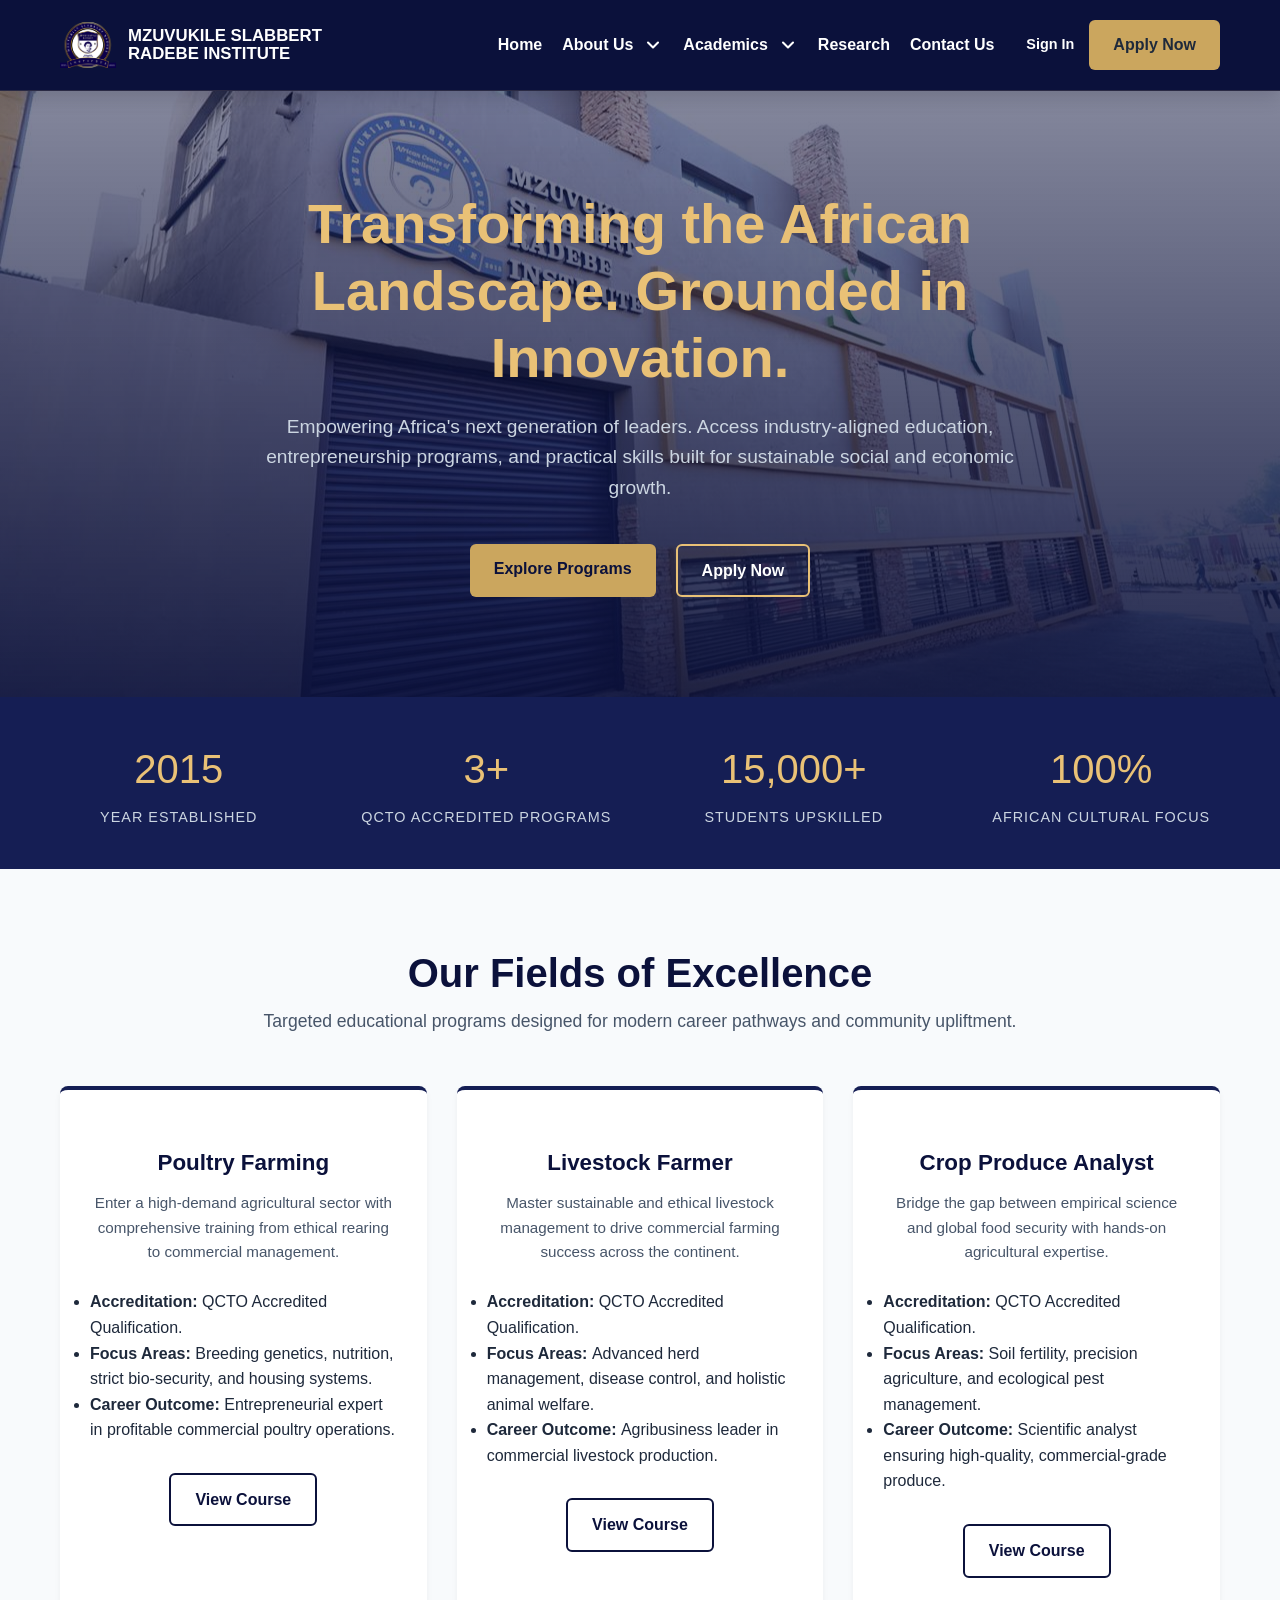
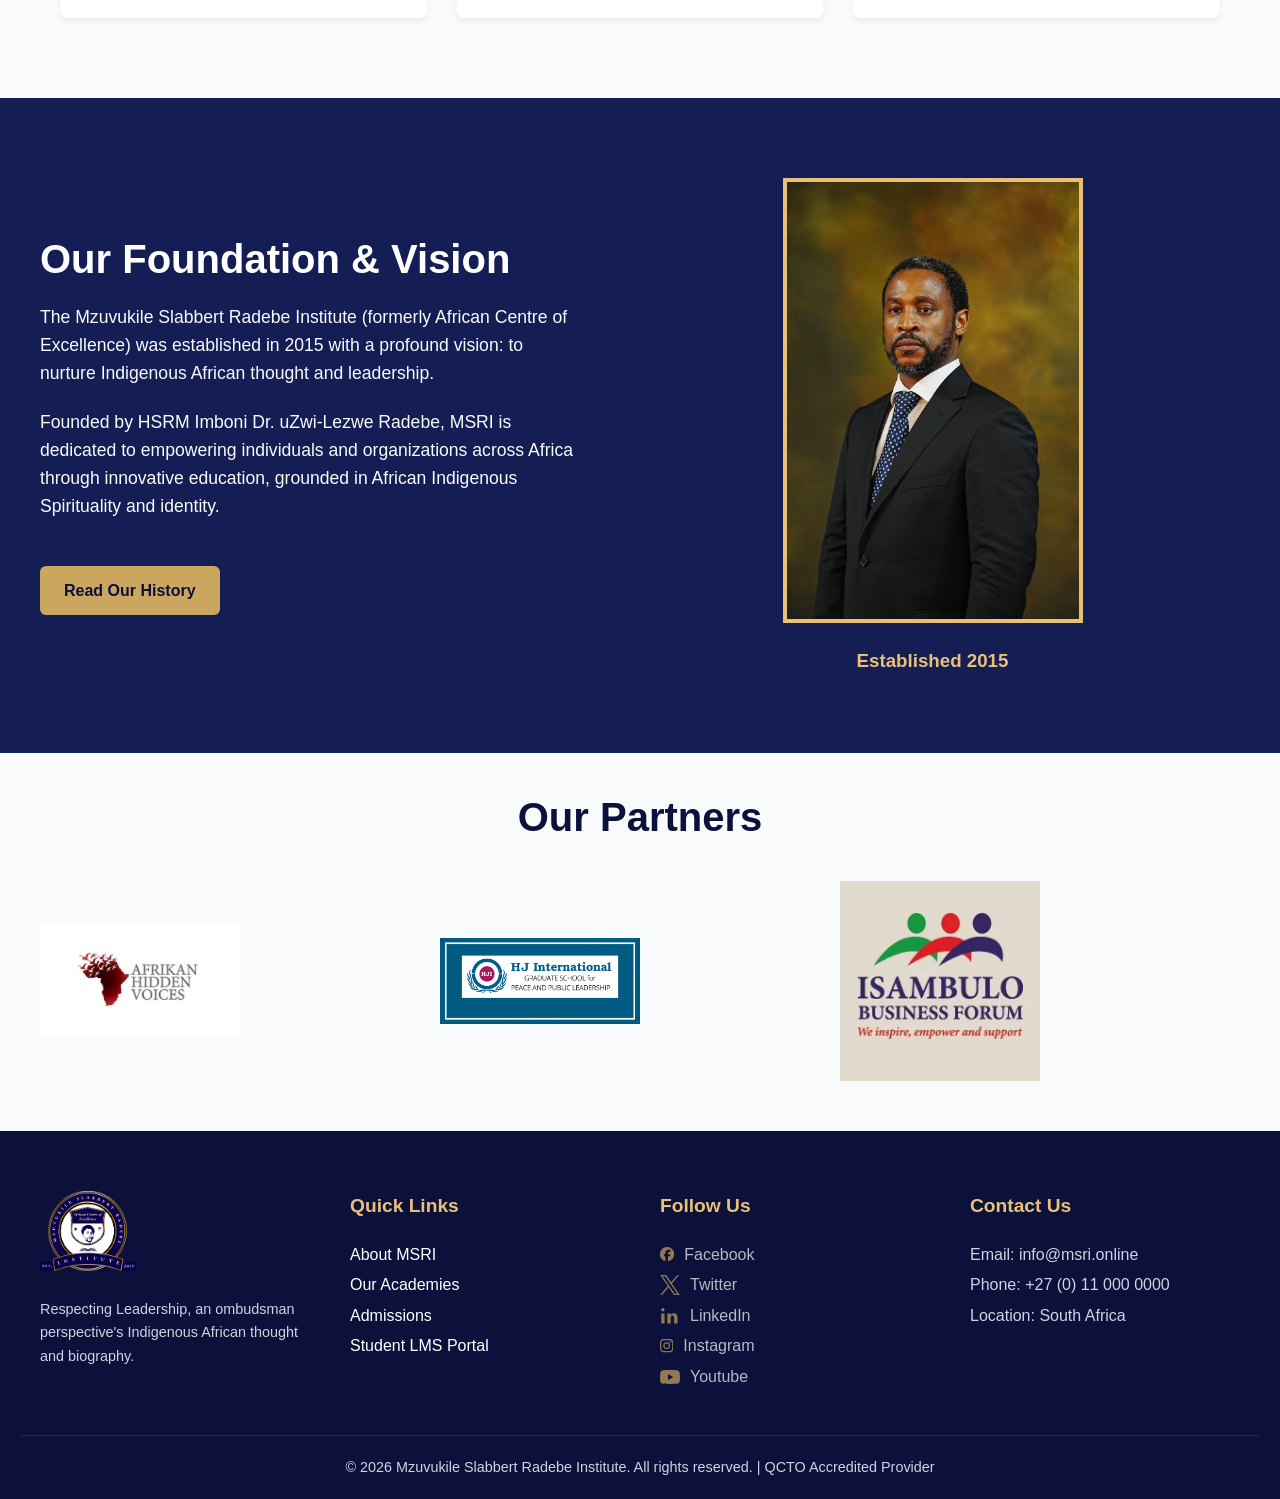
<file: index.html>
<!doctype html>
<html lang="en">
  <head>
    <meta charset="UTF-8" />
    <meta name="viewport" content="width=device-width, initial-scale=1.0" />
    <title>MSRI | QCTO-Accredited African Centre of Excellence</title>
    <meta name="description" content="MSRI is a QCTO-accredited, African-centred institute in Johannesburg offering agricultural qualifications, practical skills development and leadership pathways." />
    <meta name="robots" content="index, follow, max-image-preview:large, max-snippet:-1, max-video-preview:-1" />
    <meta name="keywords" content="MSRI, Mzuvukile Slabbert Radebe Institute, QCTO accredited provider, African centre of excellence, agricultural college Johannesburg, poultry farming course, livestock farmer training, crop produce analyst, skills development South Africa" />
    <meta name="author" content="Mzuvukile Slabbert Radebe Institute" />
    <link rel="canonical" href="https://msri.education/" />
    <link rel="icon" type="image/png" href="./assets/img/branding/logo-square.png" />
    <link rel="apple-touch-icon" sizes="180x180" href="./assets/img/branding/apple-touch-icon.png" />
    <meta name="theme-color" content="#0D0D46" />
    <!-- Open Graph / Facebook -->
    <meta property="og:type" content="website" />
    <meta property="og:site_name" content="MSRI | Mzuvukile Slabbert Radebe Institute" />
    <meta property="og:title" content="MSRI | QCTO-Accredited African Centre of Excellence" />
    <meta property="og:description" content="MSRI is a QCTO-accredited, African-centred institute in Johannesburg offering agricultural qualifications, practical skills development and leadership pathways." />
    <meta property="og:url" content="https://msri.education/" />
    <meta property="og:image" content="https://msri.education/assets/img/og/og-cover.jpg" />
    <meta property="og:image:width" content="1200" />
    <meta property="og:image:height" content="630" />
    <meta property="og:image:alt" content="MSRI — Mzuvukile Slabbert Radebe Institute, African Centre of Excellence" />
    <meta property="og:locale" content="en_ZA" />
    <!-- Twitter Card -->
    <meta name="twitter:card" content="summary_large_image" />
    <meta name="twitter:title" content="MSRI | QCTO-Accredited African Centre of Excellence" />
    <meta name="twitter:description" content="MSRI is a QCTO-accredited, African-centred institute in Johannesburg offering agricultural qualifications, practical skills development and leadership pathways." />
    <meta name="twitter:image" content="https://msri.education/assets/img/og/og-cover.jpg" />
    <!-- Structured data: EducationalOrganization -->
    <script type="application/ld+json">
    {
      "@context": "https://schema.org",
      "@type": "EducationalOrganization",
      "@id": "https://msri.education/#organization",
      "name": "Mzuvukile Slabbert Radebe Institute",
      "alternateName": "MSRI",
      "url": "https://msri.education/",
      "logo": {
        "@type": "ImageObject",
        "@id": "https://msri.education/#logo",
        "url": "https://msri.education/assets/img/branding/logo.png",
        "contentUrl": "https://msri.education/assets/img/branding/logo.png",
        "width": 969,
        "height": 806,
        "caption": "MSRI — Mzuvukile Slabbert Radebe Institute"
      },
      "image": {
        "@id": "https://msri.education/#logo"
      },
      "slogan": "African Centre of Excellence",
      "foundingDate": "2015",
      "description": "QCTO-accredited, African-centred institute in Johannesburg providing agricultural qualifications, practical skills development and leadership pathways.",
      "address": {
        "@type": "PostalAddress",
        "addressLocality": "Johannesburg",
        "addressRegion": "Gauteng",
        "addressCountry": "ZA"
      },
      "contactPoint": {
        "@type": "ContactPoint",
        "contactType": "admissions",
        "email": "info@msri.online",
        "availableLanguage": "English"
      },
      "areaServed": {
        "@type": "Country",
        "name": "South Africa"
      }
    }
    </script>
    <!-- Structured data: WebSite -->
    <script type="application/ld+json">
    {
      "@context": "https://schema.org",
      "@type": "WebSite",
      "@id": "https://msri.education/#website",
      "url": "https://msri.education/",
      "name": "MSRI | Mzuvukile Slabbert Radebe Institute",
      "publisher": {
        "@id": "https://msri.education/#organization"
      },
      "inLanguage": "en-ZA"
    }
    </script>
    <link rel="stylesheet" href="./assets/css/pages/home.css" />
    <link rel="stylesheet" href="./assets/css/global.css" />
    <link rel="stylesheet" href="./assets/css/components.css" />
    <script src="./assets/js/main.js" defer></script>
    <link rel="preload" href="assets/img/heroes/hero-img-1.jpg" as="image" />
  </head>
  <body>
    <header>
      <div class="nav-container">
        <div class="logo">
          <a href="index.html">
            <img src="./assets/img/branding/logo.png" alt="MSRI Logo" />
            <div class="logo-text">MZUVUKILE SLABBERT<br />RADEBE INSTITUTE</div>
          </a>
        </div>

        <button class="open-menu" type="button" aria-label="Open navigation menu" aria-expanded="false" aria-controls="mobile-nav">
          <svg
            width="50px"
            height="50px"
            viewBox="0 0 24 24"
            xmlns="http://www.w3.org/2000/svg"
            class="hamburger-menu-icon"
            fill="none"
          >
            <path d="M5 6.5H19V8H5V6.5Z" />
            <path d="M5 16.5H19V18H5V16.5Z" />
            <path d="M5 11.5H19V13H5V11.5Z" />
          </svg>
        </button>

        <nav class="nav-links" id="mobile-nav">
          <ul class="link-list">
            <li>
              <a href="index.html">Home</a>
            </li>

            <!-- FIXED ABOUT US: Removed stray tags and fixed nesting -->
            <li class="has-dropdown-menu">
              <button type="button" class="dropdown-link" aria-haspopup="true">
                About Us
                <svg
                  class="chevron-icon"
                  viewBox="0 0 24 24"
                  fill="none"
                  stroke="currentColor"
                  stroke-width="2.5"
                  stroke-linecap="round"
                  stroke-linejoin="round"
                >
                  <polyline points="6 9 12 15 18 9"></polyline>
                </svg>
              </button>
              <ul class="dropdown-menu">
                <li><a href="about-us.html">About Us</a></li>
                <li><a href="partners.html">Partners</a></li>
                <li><a href="news-media.html">News & Media</a></li>
                <li><a href="events.html">Events</a></li>
              </ul>
            </li>

            <!-- FIXED ACADEMICS: Cleaned up the closing tags at the bottom of this block -->
            <li class="has-mega-menu">
              <button type="button" class="dropdown-link" aria-haspopup="true">
                Academics
                <svg
                  class="chevron-icon"
                  viewBox="0 0 24 24"
                  fill="none"
                  stroke="currentColor"
                  stroke-width="2.5"
                  stroke-linecap="round"
                  stroke-linejoin="round"
                >
                  <polyline points="6 9 12 15 18 9"></polyline>
                </svg>
              </button>
              <!-- The Split Mega Menu Container -->
              <div class="mega-menu-container split-menu">
                <!-- LEFT SIDE: Legacy Qualifications (Schools) -->
                <div class="menu-zone legacy-zone">
                  <h3 class="zone-title">CHE Qualifications <span class="coming-soon-badge">Coming soon</span></h3>
                  <div
                    class="mega-menu-grid"
                    style="grid-template-columns: repeat(2, 1fr)"
                  >
                    <!-- Legacy Column 1 -->
                    <div class="menu-column">
                      <h4>Business, Law & Society</h4>
                      <ul>
                        <li>
                          <span class="menu-link menu-link-disabled" aria-disabled="true">School of Business and Economic Studies</span>
                        </li>
                        <li><span class="menu-link menu-link-disabled" aria-disabled="true">School of Law</span></li>
                        <li>
                          <span class="menu-link menu-link-disabled" aria-disabled="true">School of Social Science and Humanities</span>
                        </li>
                      </ul>
                      <h4 style="margin-top: 25px">Science & Health</h4>
                      <ul>
                        <li>
                          <span class="menu-link menu-link-disabled" aria-disabled="true">School of Science and Agriculture</span>
                        </li>
                        <li><span class="menu-link menu-link-disabled" aria-disabled="true">School of Health Sciences</span></li>
                        <li>
                          <span class="menu-link menu-link-disabled" aria-disabled="true">School of Mining and Land Survey</span>
                        </li>
                      </ul>
                    </div>
                    <!-- Legacy Column 2 -->
                    <div class="menu-column">
                      <h4>Arts, Media & Spirituality</h4>
                      <ul>
                        <li>
                          <span class="menu-link menu-link-disabled" aria-disabled="true">School of Indigenous Spirituality and African
                            Matters</span>
                        </li>
                        <li><span class="menu-link menu-link-disabled" aria-disabled="true">School of Media and Journalism</span></li>
                        <li><span class="menu-link menu-link-disabled" aria-disabled="true">School of Art and Music</span></li>
                        <li><span class="menu-link menu-link-disabled" aria-disabled="true">Language and Communication</span></li>
                        <li><span class="menu-link menu-link-disabled" aria-disabled="true">Public Speaking & Self Mastery</span></li>
                      </ul>
                      <h4 style="margin-top: 25px">Tourism & Specialized</h4>
                      <ul>
                        <li>
                          <span class="menu-link menu-link-disabled" aria-disabled="true">School of Hospitalities and Tourism</span>
                        </li>
                        <li><span class="menu-link menu-link-disabled" aria-disabled="true">TC Entity Qualifications</span></li>
                      </ul>
                    </div>
                  </div>
                </div>
                <!-- RIGHT SIDE: Skills-Based Programs -->
                <div class="menu-zone skills-zone">
                  <h3 class="zone-title" style="color: var(--accent-gold)">
                    Skills-Based (QCTO)
                  </h3>
                  <div
                    class="mega-menu-grid"
                    style="grid-template-columns: repeat(2, 1fr)"
                  >
                    <!-- Skills Column 1 -->
                    <div class="menu-column">
                      <h4>Higher Certificates <span class="menu-status">Coming soon</span></h4>
                      <ul>
                        <li><span class="menu-link menu-link-disabled" aria-disabled="true">Boiler Making</span></li>
                        <li><span class="menu-link menu-link-disabled" aria-disabled="true">TLB</span></li>
                        <li><span class="menu-link menu-link-disabled" aria-disabled="true">Artisan</span></li>
                        <li><span class="menu-link menu-link-disabled" aria-disabled="true">Carpentry and Welding</span></li>
                        <li><span class="menu-link menu-link-disabled" aria-disabled="true">Barber and Nail Technician</span></li>
                        <li>
                          <span class="menu-link menu-link-disabled" aria-disabled="true">Higher Certificate in Electrical Engineering</span>
                        </li>
                      </ul>
                    </div>

                    <div class="menu-column">
                      <h4 style="margin-top: 25px">Agriculture</h4>
                      <ul>
                        <li>
                          <a href="academics.html#course-catalog"
                            >Poultry Farming</a
                          >
                        </li>
                        <li>
                          <a href="academics.html#course-catalog"
                            >Livestock Farmer</a
                          >
                        </li>
                        <li>
                          <a href="academics.html#course-catalog"
                            >Crop Produce Analyst</a
                          >
                        </li>
                      </ul>
                    </div>
                  </div>
                </div>
              </div>
            </li>
            <!-- Replaced stray div with the correct closing li -->

            <li><a href="research.html">Research</a></li>
            <li><a href="contact.html">Contact Us</a></li>
          </ul>

          <div class="header-actions">
            <a href="login.html">Sign In</a>
            <a href="apply.html" class="btn btn-gold">Apply Now</a>
          </div>
        </nav>
      </div>
    </header>

    <section class="hero">
      <div class="hero-content">
        <h1>Transforming the African Landscape. Grounded in Innovation.</h1>
        <p>
          Empowering Africa's next generation of leaders. Access
          industry-aligned education, entrepreneurship programs, and practical
          skills built for sustainable social and economic growth.
        </p>
        <div class="hero-buttons">
          <a href="academics.html" class="btn btn-gold">Explore Programs</a>
          <a href="apply.html" class="btn btn-outline">Apply Now</a>
        </div>
      </div>
    </section>

    <section class="stats-strip">
      <div class="stats-grid">
        <div class="stat-item">
          <div class="stat-number">2015</div>
          <div class="stat-label">Year Established</div>
        </div>
        <div class="stat-item">
          <div class="stat-number">3+</div>
          <div class="stat-label">QCTO Accredited Programs</div>
        </div>
        <div class="stat-item">
          <div class="stat-number">15,000+</div>
          <div class="stat-label">Students Upskilled</div>
        </div>
        <div class="stat-item">
          <div class="stat-number">100%</div>
          <div class="stat-label">African Cultural Focus</div>
        </div>
      </div>
    </section>

    <section class="academics" id="academics">
      <div class="section-header">
        <h2>Our Fields of Excellence</h2>
        <p>
          Targeted educational programs designed for modern career pathways and
          community upliftment.
        </p>
      </div>

      <div class="card-grid">
        <div class="card">
          <div class="card-icon"></div>
          <h3>Poultry Farming</h3>
          <p>
            Enter a high-demand agricultural sector with comprehensive training
            from ethical rearing to commercial management.
          </p>
          <ul class="academic-list">
            <li>
              <strong>Accreditation: </strong>QCTO Accredited Qualification.
            </li>
            <li>
              <strong>Focus Areas: </strong>Breeding genetics, nutrition, strict
              bio-security, and housing systems.
            </li>
            <li>
              <strong>Career Outcome: </strong>Entrepreneurial expert in
              profitable commercial poultry operations.
            </li>
          </ul>
          <a href="academics.html#poultry-farming" class="btn btn-outline-card"
            >View Course</a
          >
        </div>
        <div class="card">
          <div class="card-icon"></div>
          <h3>Livestock Farmer</h3>
          <p>
            Master sustainable and ethical livestock management to drive
            commercial farming success across the continent.
          </p>
          <ul class="academic-list">
            <li>
              <strong>Accreditation: </strong>QCTO Accredited Qualification.
            </li>
            <li>
              <strong>Focus Areas: </strong>Advanced herd management, disease
              control, and holistic animal welfare.
            </li>
            <li>
              <strong>Career Outcome: </strong>Agribusiness leader in commercial
              livestock production.
            </li>
          </ul>
          <a href="academics.html#livestock-farmer" class="btn btn-outline-card"
            >View Course</a
          >
        </div>
        <div class="card">
          <div class="card-icon"></div>
          <h3>Crop Produce Analyst</h3>
          <p>
            Bridge the gap between empirical science and global food security
            with hands-on agricultural expertise.
          </p>
          <ul class="academic-list">
            <li>
              <strong>Accreditation: </strong>QCTO Accredited Qualification.
            </li>
            <li>
              <strong>Focus Areas: </strong>Soil fertility, precision
              agriculture, and ecological pest management.
            </li>
            <li>
              <strong>Career Outcome: </strong>Scientific analyst ensuring
              high-quality, commercial-grade produce.
            </li>
          </ul>
          <a href="academics.html#crop-analyst" class="btn btn-outline-card"
            >View Course</a
          >
        </div>
      </div>
    </section>

    <section class="foundation">
      <div class="foundation-container">
        <div class="foundation-text">
          <h2>Our Foundation & Vision</h2>
          <p>
            The Mzuvukile Slabbert Radebe Institute (formerly African Centre of
            Excellence) was established in 2015 with a profound vision: to
            nurture Indigenous African thought and leadership.
          </p>
          <p>
            Founded by HSRM Imboni Dr. uZwi-Lezwe Radebe, MSRI is dedicated to
            empowering individuals and organizations across Africa through
            innovative education, grounded in African Indigenous Spirituality
            and identity.
          </p>
          <br />
          <a href="history.html" class="btn btn-gold">Read Our History</a>
        </div>

        <div class="foundation-image">
          <img
            src="./assets/img/content/founder.jpg"
            alt="MSRI Foundation Seal"
            loading="lazy"
          />
          <h3 style="color: var(--accent-gold); margin-top: 20px">
            Established 2015
          </h3>
        </div>
      </div>
    </section>

    <section class="partners">
      <h2>Our Partners</h2>
      <div class="partners-container" id="slider">
        <div class="partner-slider" id="track">
          <img src="./assets/img/branding/ahv-logo.jpeg" alt="AHV partner logo" loading="lazy" />
          <img src="./assets/img/branding/hfi-logo.jpeg" alt="HFI partner logo" loading="lazy" />
          <img src="./assets/img/branding/ibf-logo.jpeg" alt="IBF partner logo" loading="lazy" />
          <img src="./assets/img/branding/ip-logo.jpeg" alt="IP partner logo" loading="lazy" />
          <img src="./assets/img/branding/mta-logo.jpeg" alt="MTA partner logo" loading="lazy" />
          <img src="./assets/img/branding/sbhf-logo.jpeg" alt="SBHF partner logo" loading="lazy" />
          <img src="./assets/img/branding/tf-logo.jpeg" alt="TF partner logo" loading="lazy" />

          <!-- duplicates -->
          <img src="./assets/img/branding/ahv-logo.jpeg" alt="" loading="lazy" aria-hidden="true" />
          <img src="./assets/img/branding/hfi-logo.jpeg" alt="" loading="lazy" aria-hidden="true" />
          <img src="./assets/img/branding/ibf-logo.jpeg" alt="" loading="lazy" aria-hidden="true" />
          <img src="./assets/img/branding/ip-logo.jpeg" alt="" loading="lazy" aria-hidden="true" />
          <img src="./assets/img/branding/mta-logo.jpeg" alt="" loading="lazy" aria-hidden="true" />
          <img src="./assets/img/branding/sbhf-logo.jpeg" alt="" loading="lazy" aria-hidden="true" />
          <img src="./assets/img/branding/tf-logo.jpeg" alt="" loading="lazy" aria-hidden="true" />
        </div>
      </div>
    </section>

    <footer>
      <div class="footer-grid">
        <div class="footer-col">
          <img
            src="./assets/img/branding/logo.png"
            alt="MSRI Logo"
            style="height: 80px; margin-bottom: 20px"
          />
          <p style="color: #cbd5e1; font-size: 0.9rem">
            Respecting Leadership, an ombudsman perspective's Indigenous African
            thought and biography.
          </p>
        </div>

        <div class="footer-col">
          <h4>Quick Links</h4>
          <ul>
            <li><a href="about-us.html">About MSRI</a></li>
            <li><a href="academics.html">Our Academies</a></li>
            <li><a href="apply.html">Admissions</a></li>
            <li><a href="https://www.msri.online/">Student LMS Portal</a></li>
          </ul>
        </div>

        <div class="footer-col">
          <h4>Follow Us</h4>
          <ul class="social-links">
            <li>
              <span class="icons is-unavailable" aria-disabled="true">
                <svg
                  role="img"
                  viewBox="0 0 24 24"
                  xmlns="http://www.w3.org/2000/svg"
                >
                  <title>Facebook</title>
                  <path
                    d="M9.101 23.691v-7.98H6.627v-3.667h2.474v-1.58c0-4.085 1.848-5.978 5.858-5.978.401 0 .955.042 1.468.103a8.68 8.68 0 0 1 1.141.195v3.325a8.623 8.623 0 0 0-.653-.036 26.805 26.805 0 0 0-.733-.009c-.707 0-1.259.096-1.675.309a1.686 1.686 0 0 0-.679.622c-.258.42-.374.995-.374 1.752v1.297h3.919l-.386 2.103-.287 1.564h-3.246v8.245C19.396 23.238 24 18.179 24 12.044c0-6.627-5.373-12-12-12s-12 5.373-12 12c0 5.628 3.874 10.35 9.101 11.647Z"
                  />
                </svg>
                Facebook
              </span>
            </li>
            <li>
              <span class="icons is-unavailable" aria-disabled="true">
                <svg
                  role="img"
                  viewBox="0 0 24 24"
                  xmlns="http://www.w3.org/2000/svg"
                >
                  <title>X</title>
                  <path
                    d="M14.234 10.162 22.977 0h-2.072l-7.591 8.824L7.251 0H.258l9.168 13.343L.258 24H2.33l8.016-9.318L16.749 24h6.993zm-2.837 3.299-.929-1.329L3.076 1.56h3.182l5.965 8.532.929 1.329 7.754 11.09h-3.182z"
                  />
                </svg>
                Twitter
              </span>
            </li>
            <li>
              <span class="icons is-unavailable" aria-disabled="true">
                <svg
                  role="img"
                  viewBox="0 0 24 24"
                  xmlns="http://www.w3.org/2000/svg"
                >
                  <title>LinkedIn</title>
                  <path
                    d="M21 21H17V14.25c0-1.61-.59-2.75-2.03-2.75-1.1 0-1.75.74-2.04 1.46-.1.26-.13.63-.13 1V21H8.79s.06-11 0-12h4.01v1.7c.53-.83 1.5-2.01 3.65-2.01 2.66 0 4.66 1.74 4.66 5.48V21M3.5 6.5A2 2 0 1 1 5.5 4.5a2 2 0 0 1-2 2M1.5 21h4V9h-4v12z"
                  />
                </svg>
                LinkedIn
              </span>
            </li>
            <li>
              <span class="icons is-unavailable" aria-disabled="true">
                <svg
                  role="img"
                  viewBox="0 0 24 24"
                  xmlns="http://www.w3.org/2000/svg"
                >
                  <title>Instagram</title>
                  <path
                    d="M7.0301.084c-1.2768.0602-2.1487.264-2.911.5634-.7888.3075-1.4575.72-2.1228 1.3877-.6652.6677-1.075 1.3368-1.3802 2.127-.2954.7638-.4956 1.6365-.552 2.914-.0564 1.2775-.0689 1.6882-.0626 4.947.0062 3.2586.0206 3.6671.0825 4.9473.061 1.2765.264 2.1482.5635 2.9107.308.7889.72 1.4573 1.388 2.1228.6679.6655 1.3365 1.0743 2.1285 1.38.7632.295 1.6361.4961 2.9134.552 1.2773.056 1.6884.069 4.9462.0627 3.2578-.0062 3.668-.0207 4.9478-.0814 1.28-.0607 2.147-.2652 2.9098-.5633.7889-.3086 1.4578-.72 2.1228-1.3881.665-.6682 1.0745-1.3378 1.3795-2.1284.2957-.7632.4966-1.636.552-2.9124.056-1.2809.0692-1.6898.063-4.948-.0063-3.2583-.021-3.6668-.0817-4.9465-.0607-1.2797-.264-2.1487-.5633-2.9117-.3084-.7889-.72-1.4568-1.3876-2.1228C21.2982 1.33 20.628.9208 19.8378.6165 19.074.321 18.2017.1197 16.9244.0645 15.6471.0093 15.236-.005 11.977.0014 8.718.0076 8.31.0215 7.0301.0839m.1402 21.6932c-1.17-.0509-1.8053-.2453-2.2287-.408-.5606-.216-.96-.4771-1.3819-.895-.422-.4178-.6811-.8186-.9-1.378-.1644-.4234-.3624-1.058-.4171-2.228-.0595-1.2645-.072-1.6442-.079-4.848-.007-3.2037.0053-3.583.0607-4.848.05-1.169.2456-1.805.408-2.2282.216-.5613.4762-.96.895-1.3816.4188-.4217.8184-.6814 1.3783-.9003.423-.1651 1.0575-.3614 2.227-.4171 1.2655-.06 1.6447-.072 4.848-.079 3.2033-.007 3.5835.005 4.8495.0608 1.169.0508 1.8053.2445 2.228.408.5608.216.96.4754 1.3816.895.4217.4194.6816.8176.9005 1.3787.1653.4217.3617 1.056.4169 2.2263.0602 1.2655.0739 1.645.0796 4.848.0058 3.203-.0055 3.5834-.061 4.848-.051 1.17-.245 1.8055-.408 2.2294-.216.5604-.4763.96-.8954 1.3814-.419.4215-.8181.6811-1.3783.9-.4224.1649-1.0577.3617-2.2262.4174-1.2656.0595-1.6448.072-4.8493.079-3.2045.007-3.5825-.006-4.848-.0608M16.953 5.5864A1.44 1.44 0 1 0 18.39 4.144a1.44 1.44 0 0 0-1.437 1.4424M5.8385 12.012c.0067 3.4032 2.7706 6.1557 6.173 6.1493 3.4026-.0065 6.157-2.7701 6.1506-6.1733-.0065-3.4032-2.771-6.1565-6.174-6.1498-3.403.0067-6.156 2.771-6.1496 6.1738M8 12.0077a4 4 0 1 1 4.008 3.9921A3.9996 3.9996 0 0 1 8 12.0077"
                  />
                </svg>
                Instagram
              </span>
            </li>
            <li>
              <span class="icons is-unavailable" aria-disabled="true">
                <svg
                  role="img"
                  viewBox="0 0 24 24"
                  xmlns="http://www.w3.org/2000/svg"
                >
                  <title>YouTube</title>
                  <path
                    d="M23.498 6.186a3.016 3.016 0 0 0-2.122-2.136C19.505 3.545 12 3.545 12 3.545s-7.505 0-9.377.505A3.017 3.017 0 0 0 .502 6.186C0 8.07 0 12 0 12s0 3.93.502 5.814a3.016 3.016 0 0 0 2.122 2.136c1.871.505 9.376.505 9.376.505s7.505 0 9.377-.505a3.015 3.015 0 0 0 2.122-2.136C24 15.93 24 12 24 12s0-3.93-.502-5.814zM9.545 15.568V8.432L15.818 12l-6.273 3.568z"
                  />
                </svg>
                Youtube
              </span>
            </li>
          </ul>
        </div>

        <div class="footer-col">
          <h4>Contact Us</h4>
          <ul>
            <li style="color: #cbd5e1">Email: info@msri.online</li>
            <li style="color: #cbd5e1">Phone: +27 (0) 11 000 0000</li>
            <li style="color: #cbd5e1">Location: South Africa</li>
          </ul>
        </div>
      </div>

      <div class="footer-bottom">
        &copy; 2026 Mzuvukile Slabbert Radebe Institute. All rights reserved. |
        QCTO Accredited Provider
      </div>
    </footer>
  </body>
</html>
</file>
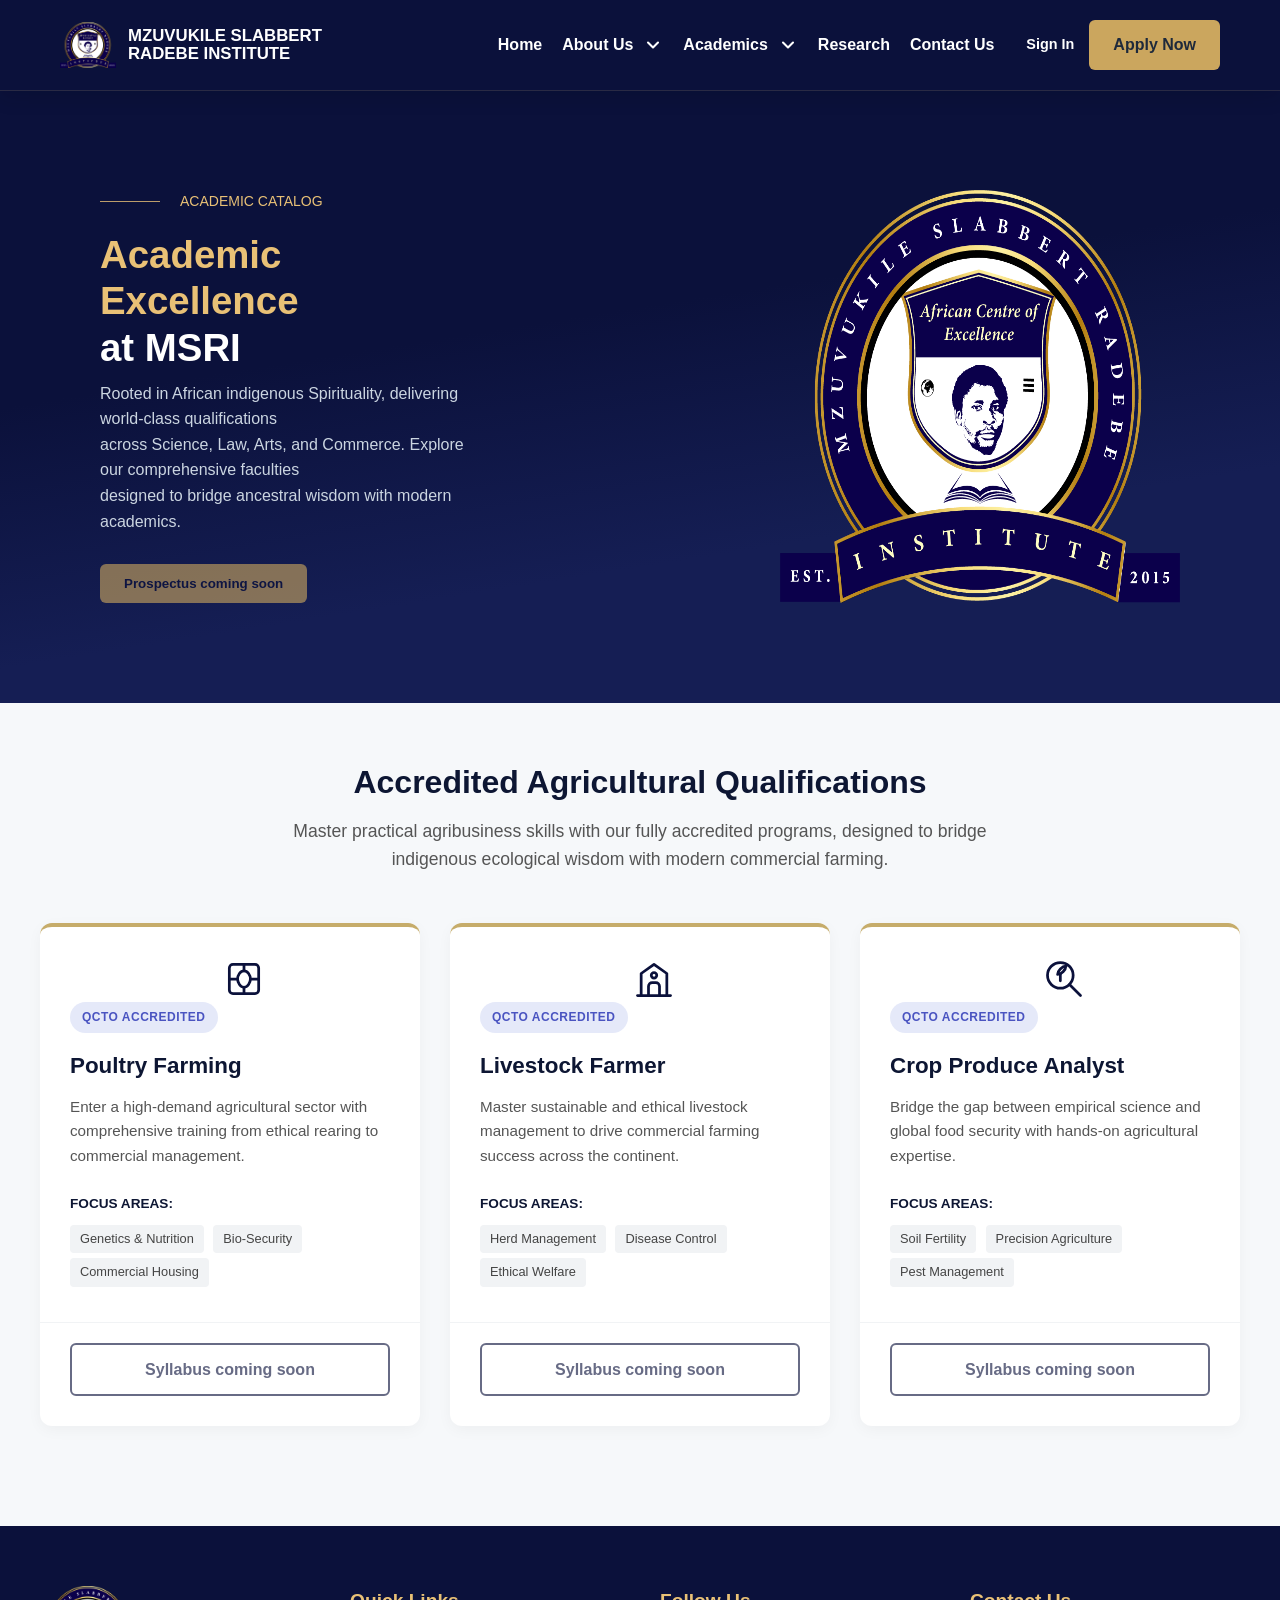
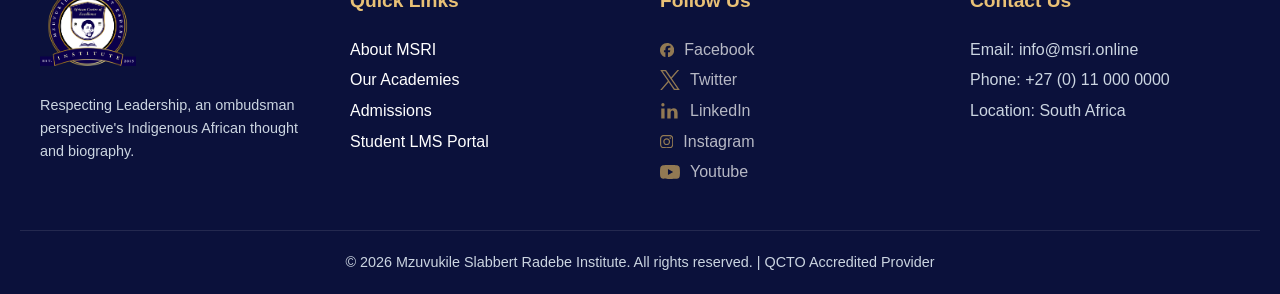
<file: academics.html>
<!doctype html>
<html lang="en">
  <head>
    <meta charset="UTF-8" />
    <meta name="viewport" content="width=device-width, initial-scale=1.0" />
    <title>Accredited Agricultural Programs & Courses | MSRI</title>
    <meta name="description" content="Explore MSRI's QCTO-accredited agricultural qualifications: Poultry Farming, Livestock Farmer and Crop Produce Analyst. Higher certificates coming soon." />
    <meta name="robots" content="index, follow, max-image-preview:large, max-snippet:-1, max-video-preview:-1" />
    <meta name="keywords" content="MSRI courses, agricultural qualifications South Africa, poultry farming course, livestock farmer qualification, crop produce analyst, QCTO agriculture, higher certificate agriculture" />
    <meta name="author" content="Mzuvukile Slabbert Radebe Institute" />
    <link rel="canonical" href="https://msri.education/academics.html" />
    <link rel="icon" type="image/png" href="./assets/img/branding/logo-square.png" />
    <link rel="apple-touch-icon" sizes="180x180" href="./assets/img/branding/apple-touch-icon.png" />
    <meta name="theme-color" content="#0D0D46" />
    <!-- Open Graph / Facebook -->
    <meta property="og:type" content="website" />
    <meta property="og:site_name" content="MSRI | Mzuvukile Slabbert Radebe Institute" />
    <meta property="og:title" content="Accredited Agricultural Programs & Courses | MSRI" />
    <meta property="og:description" content="Explore MSRI's QCTO-accredited agricultural qualifications: Poultry Farming, Livestock Farmer and Crop Produce Analyst. Higher certificates coming soon." />
    <meta property="og:url" content="https://msri.education/academics.html" />
    <meta property="og:image" content="https://msri.education/assets/img/og/og-cover.jpg" />
    <meta property="og:image:width" content="1200" />
    <meta property="og:image:height" content="630" />
    <meta property="og:image:alt" content="MSRI — Mzuvukile Slabbert Radebe Institute, African Centre of Excellence" />
    <meta property="og:locale" content="en_ZA" />
    <!-- Twitter Card -->
    <meta name="twitter:card" content="summary_large_image" />
    <meta name="twitter:title" content="Accredited Agricultural Programs & Courses | MSRI" />
    <meta name="twitter:description" content="Explore MSRI's QCTO-accredited agricultural qualifications: Poultry Farming, Livestock Farmer and Crop Produce Analyst. Higher certificates coming soon." />
    <meta name="twitter:image" content="https://msri.education/assets/img/og/og-cover.jpg" />
    <!-- Structured data: EducationalOrganization -->
    <script type="application/ld+json">
    {
      "@context": "https://schema.org",
      "@type": "EducationalOrganization",
      "@id": "https://msri.education/#organization",
      "name": "Mzuvukile Slabbert Radebe Institute",
      "alternateName": "MSRI",
      "url": "https://msri.education/",
      "logo": {
        "@type": "ImageObject",
        "@id": "https://msri.education/#logo",
        "url": "https://msri.education/assets/img/branding/logo.png",
        "contentUrl": "https://msri.education/assets/img/branding/logo.png",
        "width": 969,
        "height": 806,
        "caption": "MSRI — Mzuvukile Slabbert Radebe Institute"
      },
      "image": {
        "@id": "https://msri.education/#logo"
      },
      "slogan": "African Centre of Excellence",
      "foundingDate": "2015",
      "description": "QCTO-accredited, African-centred institute in Johannesburg providing agricultural qualifications, practical skills development and leadership pathways.",
      "address": {
        "@type": "PostalAddress",
        "addressLocality": "Johannesburg",
        "addressRegion": "Gauteng",
        "addressCountry": "ZA"
      },
      "contactPoint": {
        "@type": "ContactPoint",
        "contactType": "admissions",
        "email": "info@msri.online",
        "availableLanguage": "English"
      },
      "areaServed": {
        "@type": "Country",
        "name": "South Africa"
      }
    }
    </script>
    <!-- Structured data: ItemList -->
    <script type="application/ld+json">
    {
      "@context": "https://schema.org",
      "@type": "ItemList",
      "name": "MSRI Accredited Agricultural Qualifications",
      "itemListElement": [
        {
          "@type": "ListItem",
          "position": 1,
          "name": "Poultry Farming",
          "url": "https://msri.education/academics.html#course-catalog"
        },
        {
          "@type": "ListItem",
          "position": 2,
          "name": "Livestock Farmer",
          "url": "https://msri.education/academics.html#course-catalog"
        },
        {
          "@type": "ListItem",
          "position": 3,
          "name": "Crop Produce Analyst",
          "url": "https://msri.education/academics.html#course-catalog"
        }
      ]
    }
    </script>
    <!-- Structured data: Course -->
    <script type="application/ld+json">
    {
      "@context": "https://schema.org",
      "@type": "Course",
      "name": "Poultry Farming",
      "description": "Comprehensive training for a high-demand agricultural sector, from ethical rearing to commercial management, covering genetics and nutrition, bio-security and commercial housing.",
      "url": "https://msri.education/academics.html#course-catalog",
      "provider": {
        "@id": "https://msri.education/#organization"
      },
      "isAccessibleForFree": false,
      "inLanguage": "en-ZA"
    }
    </script>
    <!-- Structured data: Course -->
    <script type="application/ld+json">
    {
      "@context": "https://schema.org",
      "@type": "Course",
      "name": "Livestock Farmer",
      "description": "Sustainable and ethical livestock management training covering herd management, disease control and animal welfare for commercial farming success.",
      "url": "https://msri.education/academics.html#course-catalog",
      "provider": {
        "@id": "https://msri.education/#organization"
      },
      "isAccessibleForFree": false,
      "inLanguage": "en-ZA"
    }
    </script>
    <!-- Structured data: Course -->
    <script type="application/ld+json">
    {
      "@context": "https://schema.org",
      "@type": "Course",
      "name": "Crop Produce Analyst",
      "description": "Hands-on training bridging empirical agricultural science and global food security, covering soil fertility, precision agriculture and pest management.",
      "url": "https://msri.education/academics.html#course-catalog",
      "provider": {
        "@id": "https://msri.education/#organization"
      },
      "isAccessibleForFree": false,
      "inLanguage": "en-ZA"
    }
    </script>
    <link rel="stylesheet" href="./assets/css/global.css" />
    <link rel="stylesheet" href="./assets/css/components.css" />
    <link rel="stylesheet" href="./assets/css/pages/academics.css" />
    <script src="./assets/js/main.js" defer></script>
  </head>
  <body>
    <header>
      <div class="nav-container">
        <div class="logo">
          <a href="index.html">
            <img src="./assets/img/branding/logo.png" alt="MSRI Logo" />
            <div class="logo-text">MZUVUKILE SLABBERT<br />RADEBE INSTITUTE</div>
          </a>
        </div>

        <button class="open-menu" type="button" aria-label="Open navigation menu" aria-expanded="false" aria-controls="mobile-nav">
          <svg
            width="50px"
            height="50px"
            viewBox="0 0 24 24"
            xmlns="http://www.w3.org/2000/svg"
            class="hamburger-menu-icon"
            fill="none"
          >
            <path d="M5 6.5H19V8H5V6.5Z" />
            <path d="M5 16.5H19V18H5V16.5Z" />
            <path d="M5 11.5H19V13H5V11.5Z" />
          </svg>
        </button>

        <nav class="nav-links" id="mobile-nav">
          <ul class="link-list">
            <li>
              <a href="index.html">Home</a>
            </li>

            <!-- FIXED ABOUT US: Removed stray tags and fixed nesting -->
            <li class="has-dropdown-menu">
              <button type="button" class="dropdown-link" aria-haspopup="true">
                About Us
                <svg
                  class="chevron-icon"
                  viewBox="0 0 24 24"
                  fill="none"
                  stroke="currentColor"
                  stroke-width="2.5"
                  stroke-linecap="round"
                  stroke-linejoin="round"
                >
                  <polyline points="6 9 12 15 18 9"></polyline>
                </svg>
              </button>
              <ul class="dropdown-menu">
                <li><a href="about-us.html">About Us</a></li>
                <li><a href="partners.html">Partners</a></li>
                <li><a href="news-media.html">News & Media</a></li>
                <li><a href="events.html">Events</a></li>
              </ul>
            </li>

            <!-- FIXED ACADEMICS: Cleaned up the closing tags at the bottom of this block -->
            <li class="has-mega-menu">
              <button type="button" class="dropdown-link" aria-haspopup="true">
                Academics
                <svg
                  class="chevron-icon"
                  viewBox="0 0 24 24"
                  fill="none"
                  stroke="currentColor"
                  stroke-width="2.5"
                  stroke-linecap="round"
                  stroke-linejoin="round"
                >
                  <polyline points="6 9 12 15 18 9"></polyline>
                </svg>
              </button>
              <!-- The Split Mega Menu Container -->
              <div class="mega-menu-container split-menu">
                <!-- LEFT SIDE: Legacy Qualifications (Schools) -->
                <div class="menu-zone legacy-zone">
                  <h3 class="zone-title">CHE Qualifications <span class="coming-soon-badge">Coming soon</span></h3>
                  <div
                    class="mega-menu-grid"
                    style="grid-template-columns: repeat(2, 1fr)"
                  >
                    <!-- Legacy Column 1 -->
                    <div class="menu-column">
                      <h4>Business, Law & Society</h4>
                      <ul>
                        <li>
                          <span class="menu-link menu-link-disabled" aria-disabled="true">School of Business and Economic Studies</span>
                        </li>
                        <li><span class="menu-link menu-link-disabled" aria-disabled="true">School of Law</span></li>
                        <li>
                          <span class="menu-link menu-link-disabled" aria-disabled="true">School of Social Science and Humanities</span>
                        </li>
                      </ul>
                      <h4 style="margin-top: 25px">Science & Health</h4>
                      <ul>
                        <li>
                          <span class="menu-link menu-link-disabled" aria-disabled="true">School of Science and Agriculture</span>
                        </li>
                        <li><span class="menu-link menu-link-disabled" aria-disabled="true">School of Health Sciences</span></li>
                        <li>
                          <span class="menu-link menu-link-disabled" aria-disabled="true">School of Mining and Land Survey</span>
                        </li>
                      </ul>
                    </div>
                    <!-- Legacy Column 2 -->
                    <div class="menu-column">
                      <h4>Arts, Media & Spirituality</h4>
                      <ul>
                        <li>
                          <span class="menu-link menu-link-disabled" aria-disabled="true">School of Indigenous Spirituality and African
                            Matters</span>
                        </li>
                        <li><span class="menu-link menu-link-disabled" aria-disabled="true">School of Media and Journalism</span></li>
                        <li><span class="menu-link menu-link-disabled" aria-disabled="true">School of Art and Music</span></li>
                        <li><span class="menu-link menu-link-disabled" aria-disabled="true">Language and Communication</span></li>
                        <li><span class="menu-link menu-link-disabled" aria-disabled="true">Public Speaking & Self Mastery</span></li>
                      </ul>
                      <h4 style="margin-top: 25px">Tourism & Specialized</h4>
                      <ul>
                        <li>
                          <span class="menu-link menu-link-disabled" aria-disabled="true">School of Hospitalities and Tourism</span>
                        </li>
                        <li><span class="menu-link menu-link-disabled" aria-disabled="true">TC Entity Qualifications</span></li>
                      </ul>
                    </div>
                  </div>
                </div>
                <!-- RIGHT SIDE: Skills-Based Programs -->
                <div class="menu-zone skills-zone">
                  <h3 class="zone-title" style="color: var(--accent-gold)">
                    Skills-Based (QCTO)
                  </h3>
                  <div
                    class="mega-menu-grid"
                    style="grid-template-columns: repeat(2, 1fr)"
                  >
                    <!-- Skills Column 1 -->
                    <div class="menu-column">
                      <h4>Higher Certificates <span class="menu-status">Coming soon</span></h4>
                      <ul>
                        <li><span class="menu-link menu-link-disabled" aria-disabled="true">Boiler Making</span></li>
                        <li><span class="menu-link menu-link-disabled" aria-disabled="true">TLB</span></li>
                        <li><span class="menu-link menu-link-disabled" aria-disabled="true">Artisan</span></li>
                        <li><span class="menu-link menu-link-disabled" aria-disabled="true">Carpentry and Welding</span></li>
                        <li><span class="menu-link menu-link-disabled" aria-disabled="true">Barber and Nail Technician</span></li>
                        <li>
                          <span class="menu-link menu-link-disabled" aria-disabled="true">Higher Certificate in Electrical Engineering</span>
                        </li>
                      </ul>
                    </div>

                    <div class="menu-column">
                      <h4 style="margin-top: 25px">Agriculture</h4>
                      <ul>
                        <li>
                          <a href="academics.html#course-catalog"
                            >Poultry Farming</a
                          >
                        </li>
                        <li>
                          <a href="academics.html#course-catalog"
                            >Livestock Farmer</a
                          >
                        </li>
                        <li>
                          <a href="academics.html#course-catalog"
                            >Crop Produce Analyst</a
                          >
                        </li>
                      </ul>
                    </div>
                  </div>
                </div>
              </div>
            </li>
            <!-- Replaced stray div with the correct closing li -->

            <li><a href="research.html">Research</a></li>
            <li><a href="contact.html">Contact Us</a></li>
          </ul>

          <div class="header-actions">
            <a href="login.html">Sign In</a>
            <a href="apply.html" class="btn btn-gold">Apply Now</a>
          </div>
        </nav>
      </div>
    </header>

    <section class="hero">
      <div class="hero-content">
        <div class="hero-information">
          <div class="catalog-label-row">
            <span class="catalog-line"></span>
            <span class="catalog-label-text">ACADEMIC CATALOG</span>
          </div>
          <h1 class="header-gold">Academic Excellence</h1>
          <h1 class="header-white">at MSRI</h1>
          <p>
            Rooted in African indigenous Spirituality, delivering world-class
            qualifications <br />
            across Science, Law, Arts, and Commerce. Explore our comprehensive
            faculties <br />
            designed to bridge ancestral wisdom with modern academics.
          </p>
          <button type="button" class="btn btn-gold btn-disabled" disabled>
            Prospectus coming soon
          </button>
        </div>

        <img
          src="./assets/img/branding/logo.png"
          alt="MSRI Logo"
          class="hero-img"
        />
      </div>
    </section>

    <!-- CHE faculties will be added when those qualifications become available. -->


     
    <section class="course-catalog-section container">
  
  <div class="catalog-intro" id="course-catalog">
    <h2>Accredited Agricultural Qualifications</h2>
    <p>Master practical agribusiness skills with our fully accredited programs, designed to bridge indigenous ecological wisdom with modern commercial farming.</p>
  </div>

  <!-- The Grid Container -->
  <div class="course-grid" id="course-grid">

    <!-- Course Card 1: Poultry -->
    <div class="course-card" id="poultry-farming" data-category="poultry">
      <div class="card-content">
        <span class="accreditation-badge">QCTO Accredited</span>
        
        <!-- Professional Poultry / Incubation SVG -->
        <svg class="academic-icon" xmlns="http://www.w3.org/2000/svg" viewBox="0 0 24 24" fill="none" stroke="currentColor" stroke-width="1.5" stroke-linecap="round" stroke-linejoin="round">
          <rect x="4" y="4" width="16" height="16" rx="2" ry="2"></rect>
          <path d="M12 7.5c-2 0-3.5 2.5-3.5 4.5s1.5 4.5 3.5 4.5 3.5-2.5 3.5-4.5-1.5-4.5-3.5-4.5z"></path>
          <path d="M12 4v3.5"></path>
          <path d="M12 16.5V20"></path>
          <path d="M4 12h4.5"></path>
          <path d="M15.5 12H20"></path>
        </svg>

        <h3 class="course-title">Poultry Farming</h3>
        <p class="course-description">
          Enter a high-demand agricultural sector with comprehensive training from ethical rearing to commercial management.
        </p>
        <div class="course-meta">
          <strong>Focus Areas:</strong>
          <span>Genetics & Nutrition</span>
          <span>Bio-Security</span>
          <span>Commercial Housing</span>
        </div>
      </div>
      <div class="card-footer">
        <span class="btn btn-outline-card btn-disabled" aria-disabled="true">Syllabus coming soon</span>
      </div>
    </div>

    <!-- Course Card 2: Livestock -->
    <div class="course-card" id="livestock-farmer" data-category="livestock">
      <div class="card-content">
        <span class="accreditation-badge">QCTO Accredited</span>
        
        <!-- Professional Livestock / Farm Estate SVG -->
        <svg class="academic-icon" xmlns="http://www.w3.org/2000/svg" viewBox="0 0 24 24" fill="none" stroke="currentColor" stroke-width="1.5" stroke-linecap="round" stroke-linejoin="round">
          <path d="M3 21h18"></path>
          <path d="M5 21V9l7-5 7 5v12"></path>
          <path d="M9 21v-5a2 2 0 0 1 2-2h2a2 2 0 0 1 2 2v5"></path>
          <circle cx="12" cy="10" r="1.5"></circle>
        </svg>

        <h3 class="course-title">Livestock Farmer</h3>
        <p class="course-description">
          Master sustainable and ethical livestock management to drive commercial farming success across the continent.
        </p>
        <div class="course-meta">
          <strong>Focus Areas:</strong>
          <span>Herd Management</span>
          <span>Disease Control</span>
          <span>Ethical Welfare</span>
        </div>
      </div>
      <div class="card-footer">
        <span class="btn btn-outline-card btn-disabled" aria-disabled="true">Syllabus coming soon</span>
      </div>
    </div>

    <!-- Course Card 3: Crop Produce -->
    <div class="course-card" id="crop-analyst" data-category="crop">
      <div class="card-content">
        <span class="accreditation-badge">QCTO Accredited</span>
        
        <!-- Professional Crop Analyst / Science SVG -->
        <svg class="academic-icon" xmlns="http://www.w3.org/2000/svg" viewBox="0 0 24 24" fill="none" stroke="currentColor" stroke-width="1.5" stroke-linecap="round" stroke-linejoin="round">
          <circle cx="10" cy="10" r="7"></circle>
          <line x1="21" y1="21" x2="15" y2="15"></line>
          <path d="M10 6.5c-1.5 1.5-1.5 3-1.5 3s1.5 0 3-1.5c1.5-1.5 1.5-3 1.5-3s-1.5 0-3 1.5z"></path>
          <path d="M10 9.5V13"></path>
        </svg>

        <h3 class="course-title">Crop Produce Analyst</h3>
        <p class="course-description">
          Bridge the gap between empirical science and global food security with hands-on agricultural expertise.
        </p>
        <div class="course-meta">
          <strong>Focus Areas:</strong>
          <span>Soil Fertility</span>
          <span>Precision Agriculture</span>
          <span>Pest Management</span>
        </div>
      </div>
      <div class="card-footer">
        <span class="btn btn-outline-card btn-disabled" aria-disabled="true">Syllabus coming soon</span>
      </div>
    </div>

  </div>
</section>

    <footer>
      <div class="footer-grid">
        <div class="footer-col">
          <img
            src="./assets/img/branding/logo.png"
            alt="MSRI Logo"
            style="height: 80px; margin-bottom: 20px"
          />
          <p style="color: #cbd5e1; font-size: 0.9rem">
            Respecting Leadership, an ombudsman perspective's Indigenous African
            thought and biography.
          </p>
        </div>

        <div class="footer-col">
          <h4>Quick Links</h4>
          <ul>
            <li><a href="about-us.html">About MSRI</a></li>
            <li><a href="academics.html">Our Academies</a></li>
            <li><a href="apply.html">Admissions</a></li>
            <li><a href="https://www.msri.online/">Student LMS Portal</a></li>
          </ul>
        </div>

        <div class="footer-col">
          <h4>Follow Us</h4>
          <ul class="social-links">
            <li>
              <span class="icons is-unavailable" aria-disabled="true">
                <svg
                  role="img"
                  viewBox="0 0 24 24"
                  xmlns="http://www.w3.org/2000/svg"
                >
                  <title>Facebook</title>
                  <path
                    d="M9.101 23.691v-7.98H6.627v-3.667h2.474v-1.58c0-4.085 1.848-5.978 5.858-5.978.401 0 .955.042 1.468.103a8.68 8.68 0 0 1 1.141.195v3.325a8.623 8.623 0 0 0-.653-.036 26.805 26.805 0 0 0-.733-.009c-.707 0-1.259.096-1.675.309a1.686 1.686 0 0 0-.679.622c-.258.42-.374.995-.374 1.752v1.297h3.919l-.386 2.103-.287 1.564h-3.246v8.245C19.396 23.238 24 18.179 24 12.044c0-6.627-5.373-12-12-12s-12 5.373-12 12c0 5.628 3.874 10.35 9.101 11.647Z"
                  />
                </svg>
                Facebook
              </span>
            </li>
            <li>
              <span class="icons is-unavailable" aria-disabled="true">
                <svg
                  role="img"
                  viewBox="0 0 24 24"
                  xmlns="http://www.w3.org/2000/svg"
                >
                  <title>X</title>
                  <path
                    d="M14.234 10.162 22.977 0h-2.072l-7.591 8.824L7.251 0H.258l9.168 13.343L.258 24H2.33l8.016-9.318L16.749 24h6.993zm-2.837 3.299-.929-1.329L3.076 1.56h3.182l5.965 8.532.929 1.329 7.754 11.09h-3.182z"
                  />
                </svg>
                Twitter
              </span>
            </li>
            <li>
              <span class="icons is-unavailable" aria-disabled="true">
                <svg
                  role="img"
                  viewBox="0 0 24 24"
                  xmlns="http://www.w3.org/2000/svg"
                >
                  <title>LinkedIn</title>
                  <path
                    d="M21 21H17V14.25c0-1.61-.59-2.75-2.03-2.75-1.1 0-1.75.74-2.04 1.46-.1.26-.13.63-.13 1V21H8.79s.06-11 0-12h4.01v1.7c.53-.83 1.5-2.01 3.65-2.01 2.66 0 4.66 1.74 4.66 5.48V21M3.5 6.5A2 2 0 1 1 5.5 4.5a2 2 0 0 1-2 2M1.5 21h4V9h-4v12z"
                  />
                </svg>
                LinkedIn
              </span>
            </li>
            <li>
              <span class="icons is-unavailable" aria-disabled="true">
                <svg
                  role="img"
                  viewBox="0 0 24 24"
                  xmlns="http://www.w3.org/2000/svg"
                >
                  <title>Instagram</title>
                  <path
                    d="M7.0301.084c-1.2768.0602-2.1487.264-2.911.5634-.7888.3075-1.4575.72-2.1228 1.3877-.6652.6677-1.075 1.3368-1.3802 2.127-.2954.7638-.4956 1.6365-.552 2.914-.0564 1.2775-.0689 1.6882-.0626 4.947.0062 3.2586.0206 3.6671.0825 4.9473.061 1.2765.264 2.1482.5635 2.9107.308.7889.72 1.4573 1.388 2.1228.6679.6655 1.3365 1.0743 2.1285 1.38.7632.295 1.6361.4961 2.9134.552 1.2773.056 1.6884.069 4.9462.0627 3.2578-.0062 3.668-.0207 4.9478-.0814 1.28-.0607 2.147-.2652 2.9098-.5633.7889-.3086 1.4578-.72 2.1228-1.3881.665-.6682 1.0745-1.3378 1.3795-2.1284.2957-.7632.4966-1.636.552-2.9124.056-1.2809.0692-1.6898.063-4.948-.0063-3.2583-.021-3.6668-.0817-4.9465-.0607-1.2797-.264-2.1487-.5633-2.9117-.3084-.7889-.72-1.4568-1.3876-2.1228C21.2982 1.33 20.628.9208 19.8378.6165 19.074.321 18.2017.1197 16.9244.0645 15.6471.0093 15.236-.005 11.977.0014 8.718.0076 8.31.0215 7.0301.0839m.1402 21.6932c-1.17-.0509-1.8053-.2453-2.2287-.408-.5606-.216-.96-.4771-1.3819-.895-.422-.4178-.6811-.8186-.9-1.378-.1644-.4234-.3624-1.058-.4171-2.228-.0595-1.2645-.072-1.6442-.079-4.848-.007-3.2037.0053-3.583.0607-4.848.05-1.169.2456-1.805.408-2.2282.216-.5613.4762-.96.895-1.3816.4188-.4217.8184-.6814 1.3783-.9003.423-.1651 1.0575-.3614 2.227-.4171 1.2655-.06 1.6447-.072 4.848-.079 3.2033-.007 3.5835.005 4.8495.0608 1.169.0508 1.8053.2445 2.228.408.5608.216.96.4754 1.3816.895.4217.4194.6816.8176.9005 1.3787.1653.4217.3617 1.056.4169 2.2263.0602 1.2655.0739 1.645.0796 4.848.0058 3.203-.0055 3.5834-.061 4.848-.051 1.17-.245 1.8055-.408 2.2294-.216.5604-.4763.96-.8954 1.3814-.419.4215-.8181.6811-1.3783.9-.4224.1649-1.0577.3617-2.2262.4174-1.2656.0595-1.6448.072-4.8493.079-3.2045.007-3.5825-.006-4.848-.0608M16.953 5.5864A1.44 1.44 0 1 0 18.39 4.144a1.44 1.44 0 0 0-1.437 1.4424M5.8385 12.012c.0067 3.4032 2.7706 6.1557 6.173 6.1493 3.4026-.0065 6.157-2.7701 6.1506-6.1733-.0065-3.4032-2.771-6.1565-6.174-6.1498-3.403.0067-6.156 2.771-6.1496 6.1738M8 12.0077a4 4 0 1 1 4.008 3.9921A3.9996 3.9996 0 0 1 8 12.0077"
                  />
                </svg>
                Instagram
              </span>
            </li>
            <li>
              <span class="icons is-unavailable" aria-disabled="true">
                <svg
                  role="img"
                  viewBox="0 0 24 24"
                  xmlns="http://www.w3.org/2000/svg"
                >
                  <title>YouTube</title>
                  <path
                    d="M23.498 6.186a3.016 3.016 0 0 0-2.122-2.136C19.505 3.545 12 3.545 12 3.545s-7.505 0-9.377.505A3.017 3.017 0 0 0 .502 6.186C0 8.07 0 12 0 12s0 3.93.502 5.814a3.016 3.016 0 0 0 2.122 2.136c1.871.505 9.376.505 9.376.505s7.505 0 9.377-.505a3.015 3.015 0 0 0 2.122-2.136C24 15.93 24 12 24 12s0-3.93-.502-5.814zM9.545 15.568V8.432L15.818 12l-6.273 3.568z"
                  />
                </svg>
                Youtube
              </span>
            </li>
          </ul>
        </div>

        <div class="footer-col">
          <h4>Contact Us</h4>
          <ul>
            <li style="color: #cbd5e1">Email: info@msri.online</li>
            <li style="color: #cbd5e1">Phone: +27 (0) 11 000 0000</li>
            <li style="color: #cbd5e1">Location: South Africa</li>
          </ul>
        </div>
      </div>

      <div class="footer-bottom">
        &copy; 2026 Mzuvukile Slabbert Radebe Institute. All rights reserved. |
        QCTO Accredited Provider
      </div>
    </footer>
  </body>
</html>
</file>
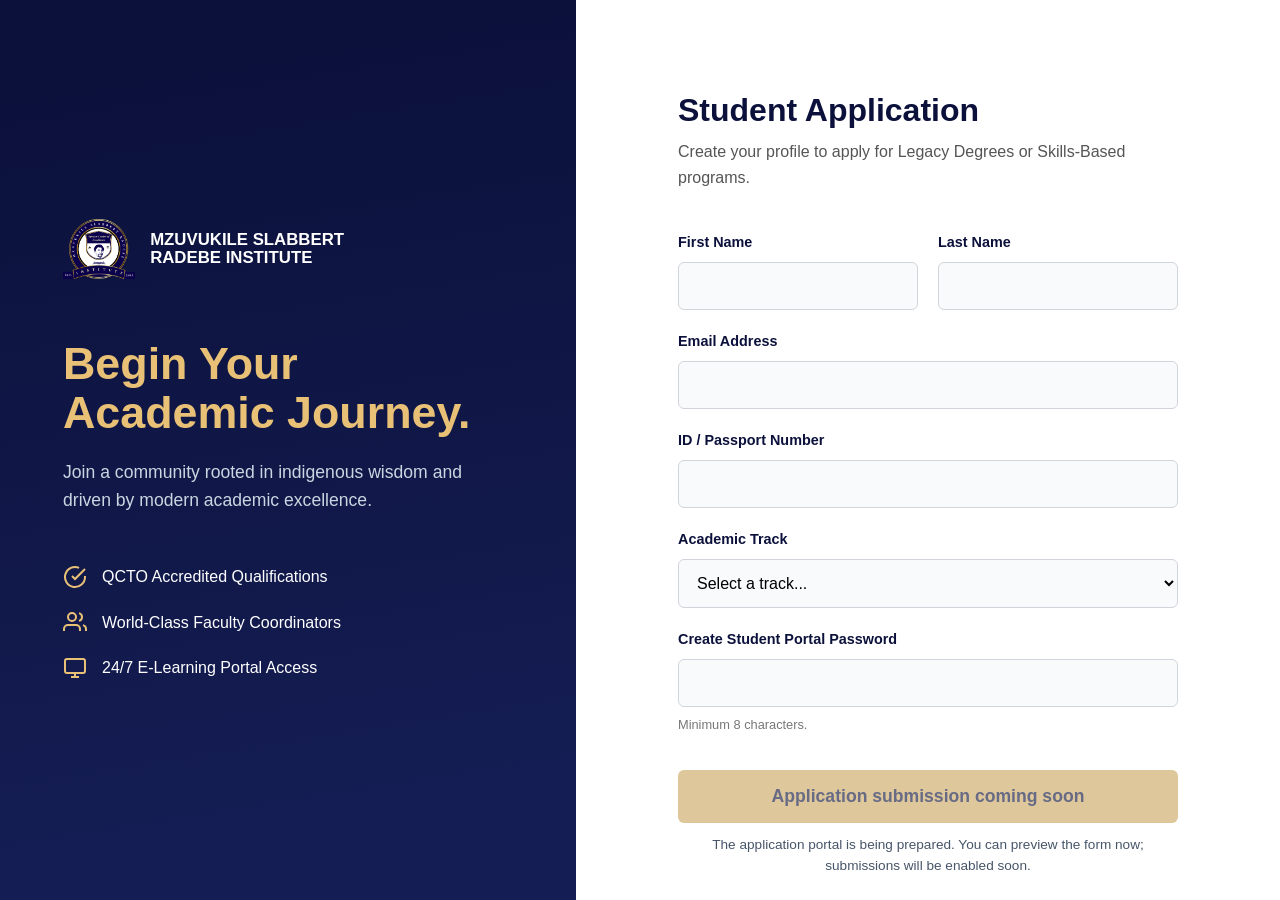
<file: apply.html>
<!doctype html>
<html lang="en">
  <head>
    <meta charset="UTF-8" />
    <meta name="viewport" content="width=device-width, initial-scale=1.0" />
    <title>Apply to MSRI | Student Application & Admissions</title>
    <meta name="description" content="Start your MSRI application. Create a student profile and apply for QCTO-accredited agricultural qualifications at the African Centre of Excellence." />
    <meta name="robots" content="index, follow, max-image-preview:large, max-snippet:-1, max-video-preview:-1" />
    <meta name="keywords" content="apply MSRI, MSRI admissions, student application, enrol agricultural college, QCTO application South Africa" />
    <meta name="author" content="Mzuvukile Slabbert Radebe Institute" />
    <link rel="canonical" href="https://msri.education/apply.html" />
    <link rel="icon" type="image/png" href="./assets/img/branding/logo-square.png" />
    <link rel="apple-touch-icon" sizes="180x180" href="./assets/img/branding/apple-touch-icon.png" />
    <meta name="theme-color" content="#0D0D46" />
    <!-- Open Graph / Facebook -->
    <meta property="og:type" content="website" />
    <meta property="og:site_name" content="MSRI | Mzuvukile Slabbert Radebe Institute" />
    <meta property="og:title" content="Apply to MSRI | Student Application & Admissions" />
    <meta property="og:description" content="Start your MSRI application. Create a student profile and apply for QCTO-accredited agricultural qualifications at the African Centre of Excellence." />
    <meta property="og:url" content="https://msri.education/apply.html" />
    <meta property="og:image" content="https://msri.education/assets/img/og/og-cover.jpg" />
    <meta property="og:image:width" content="1200" />
    <meta property="og:image:height" content="630" />
    <meta property="og:image:alt" content="MSRI — Mzuvukile Slabbert Radebe Institute, African Centre of Excellence" />
    <meta property="og:locale" content="en_ZA" />
    <!-- Twitter Card -->
    <meta name="twitter:card" content="summary_large_image" />
    <meta name="twitter:title" content="Apply to MSRI | Student Application & Admissions" />
    <meta name="twitter:description" content="Start your MSRI application. Create a student profile and apply for QCTO-accredited agricultural qualifications at the African Centre of Excellence." />
    <meta name="twitter:image" content="https://msri.education/assets/img/og/og-cover.jpg" />
    <!-- Structured data: EducationalOrganization -->
    <script type="application/ld+json">
    {
      "@context": "https://schema.org",
      "@type": "EducationalOrganization",
      "@id": "https://msri.education/#organization",
      "name": "Mzuvukile Slabbert Radebe Institute",
      "alternateName": "MSRI",
      "url": "https://msri.education/",
      "logo": {
        "@type": "ImageObject",
        "@id": "https://msri.education/#logo",
        "url": "https://msri.education/assets/img/branding/logo.png",
        "contentUrl": "https://msri.education/assets/img/branding/logo.png",
        "width": 969,
        "height": 806,
        "caption": "MSRI — Mzuvukile Slabbert Radebe Institute"
      },
      "image": {
        "@id": "https://msri.education/#logo"
      },
      "slogan": "African Centre of Excellence",
      "foundingDate": "2015",
      "description": "QCTO-accredited, African-centred institute in Johannesburg providing agricultural qualifications, practical skills development and leadership pathways.",
      "address": {
        "@type": "PostalAddress",
        "addressLocality": "Johannesburg",
        "addressRegion": "Gauteng",
        "addressCountry": "ZA"
      },
      "contactPoint": {
        "@type": "ContactPoint",
        "contactType": "admissions",
        "email": "info@msri.online",
        "availableLanguage": "English"
      },
      "areaServed": {
        "@type": "Country",
        "name": "South Africa"
      }
    }
    </script>
    <link rel="stylesheet" href="./assets/css/global.css" />
    <link rel="stylesheet" href="./assets/css/components.css" />
    <link rel="stylesheet" href="./assets/css/pages/apply.css" />
    <script src="./assets/js/main.js" defer></script>
  </head>
  <body class="application-body">
    <div class="app-split-layout">
      <!-- LEFT SIDE: Branding & Trust Signals -->
      <div class="app-sidebar">
        <div class="app-sidebar-content">
          <a href="index.html" class="app-logo">
            <img
              src="./assets/img/branding/logo.png"
              alt="MSRI Logo"
              class="logo-image"
            />
            <div class="logo-text">
              MZUVUKILE SLABBERT<br />RADEBE INSTITUTE
            </div>
          </a>

          <div class="app-sidebar-text">
            <h1>Begin Your Academic Journey.</h1>
            <p>
              Join a community rooted in indigenous wisdom and driven by modern
              academic excellence.
            </p>
          </div>

          <ul class="app-trust-list">
            <li>
              <svg
                viewBox="0 0 24 24"
                fill="none"
                stroke="currentColor"
                stroke-width="2"
              >
                <path d="M22 11.08V12a10 10 0 1 1-5.93-9.14" />
                <polyline points="22 4 12 14.01 9 11.01" />
              </svg>
              QCTO Accredited Qualifications
            </li>
            <li>
              <svg
                viewBox="0 0 24 24"
                fill="none"
                stroke="currentColor"
                stroke-width="2"
              >
                <path d="M17 21v-2a4 4 0 0 0-4-4H5a4 4 0 0 0-4 4v2" />
                <circle cx="9" cy="7" r="4" />
                <path d="M23 21v-2a4 4 0 0 0-3-3.87" />
                <path d="M16 3.13a4 4 0 0 1 0 7.75" />
              </svg>
              World-Class Faculty Coordinators
            </li>
            <li>
              <svg
                viewBox="0 0 24 24"
                fill="none"
                stroke="currentColor"
                stroke-width="2"
              >
                <rect x="2" y="3" width="20" height="14" rx="2" />
                <line x1="8" x2="16" y1="21" y2="21" />
                <line x1="12" x2="12" y1="17" y2="21" />
              </svg>
              24/7 E-Learning Portal Access
            </li>
          </ul>
        </div>
      </div>

      <!-- RIGHT SIDE: The Registration Form -->
      <div class="app-form-area">
        <div class="app-form-wrapper">
          <div class="app-form-header">
            <h2>Student Application</h2>
            <p>
              Create your profile to apply for Legacy Degrees or Skills-Based
              programs.
            </p>
          </div>

          <form class="msri-apply-form">
            <!-- Personal Details -->
            <div class="form-row">
              <div class="form-group">
                <label for="firstName">First Name</label>
                <input type="text" id="firstName" name="firstName" autocomplete="given-name" required />
              </div>
              <div class="form-group">
                <label for="lastName">Last Name</label>
                <input type="text" id="lastName" name="lastName" autocomplete="family-name" required />
              </div>
            </div>

            <div class="form-group">
              <label for="email">Email Address</label>
              <input type="email" id="email" name="email" autocomplete="email" required />
            </div>

            <div class="form-group">
              <label for="idNumber">ID / Passport Number</label>
              <input type="text" id="idNumber" name="idNumber" autocomplete="off" required />
            </div>

            <!-- Academic Interest -->
            <div class="form-group">
              <label for="track">Academic Track</label>
              <select id="track" name="track" required>
                <option value="">Select a track...</option>
                <option value="legacy">
                  Legacy Qualification (Degree/Diploma)
                </option>
                <option value="skills">Skills-Based (QCTO Certificate)</option>
              </select>
            </div>

            <!-- Password Setup (For LMS Portal later) -->
            <div class="form-group">
              <label for="password">Create Student Portal Password</label>
              <input type="password" id="password" name="password" autocomplete="new-password" required />
              <span class="password-hint">Minimum 8 characters.</span>
            </div>

            <button type="submit" class="btn btn-gold btn-full btn-disabled" disabled>
              Application submission coming soon
            </button>
            <p class="form-status-note" role="status">
              The application portal is being prepared. You can preview the form now; submissions will be enabled soon.
            </p>

            <div class="form-footer">
              Already have an account?
              <a href="login.html">Sign In to Portal</a>
            </div>
          </form>
        </div>
      </div>
    </div>
  </body>
</html>
</file>
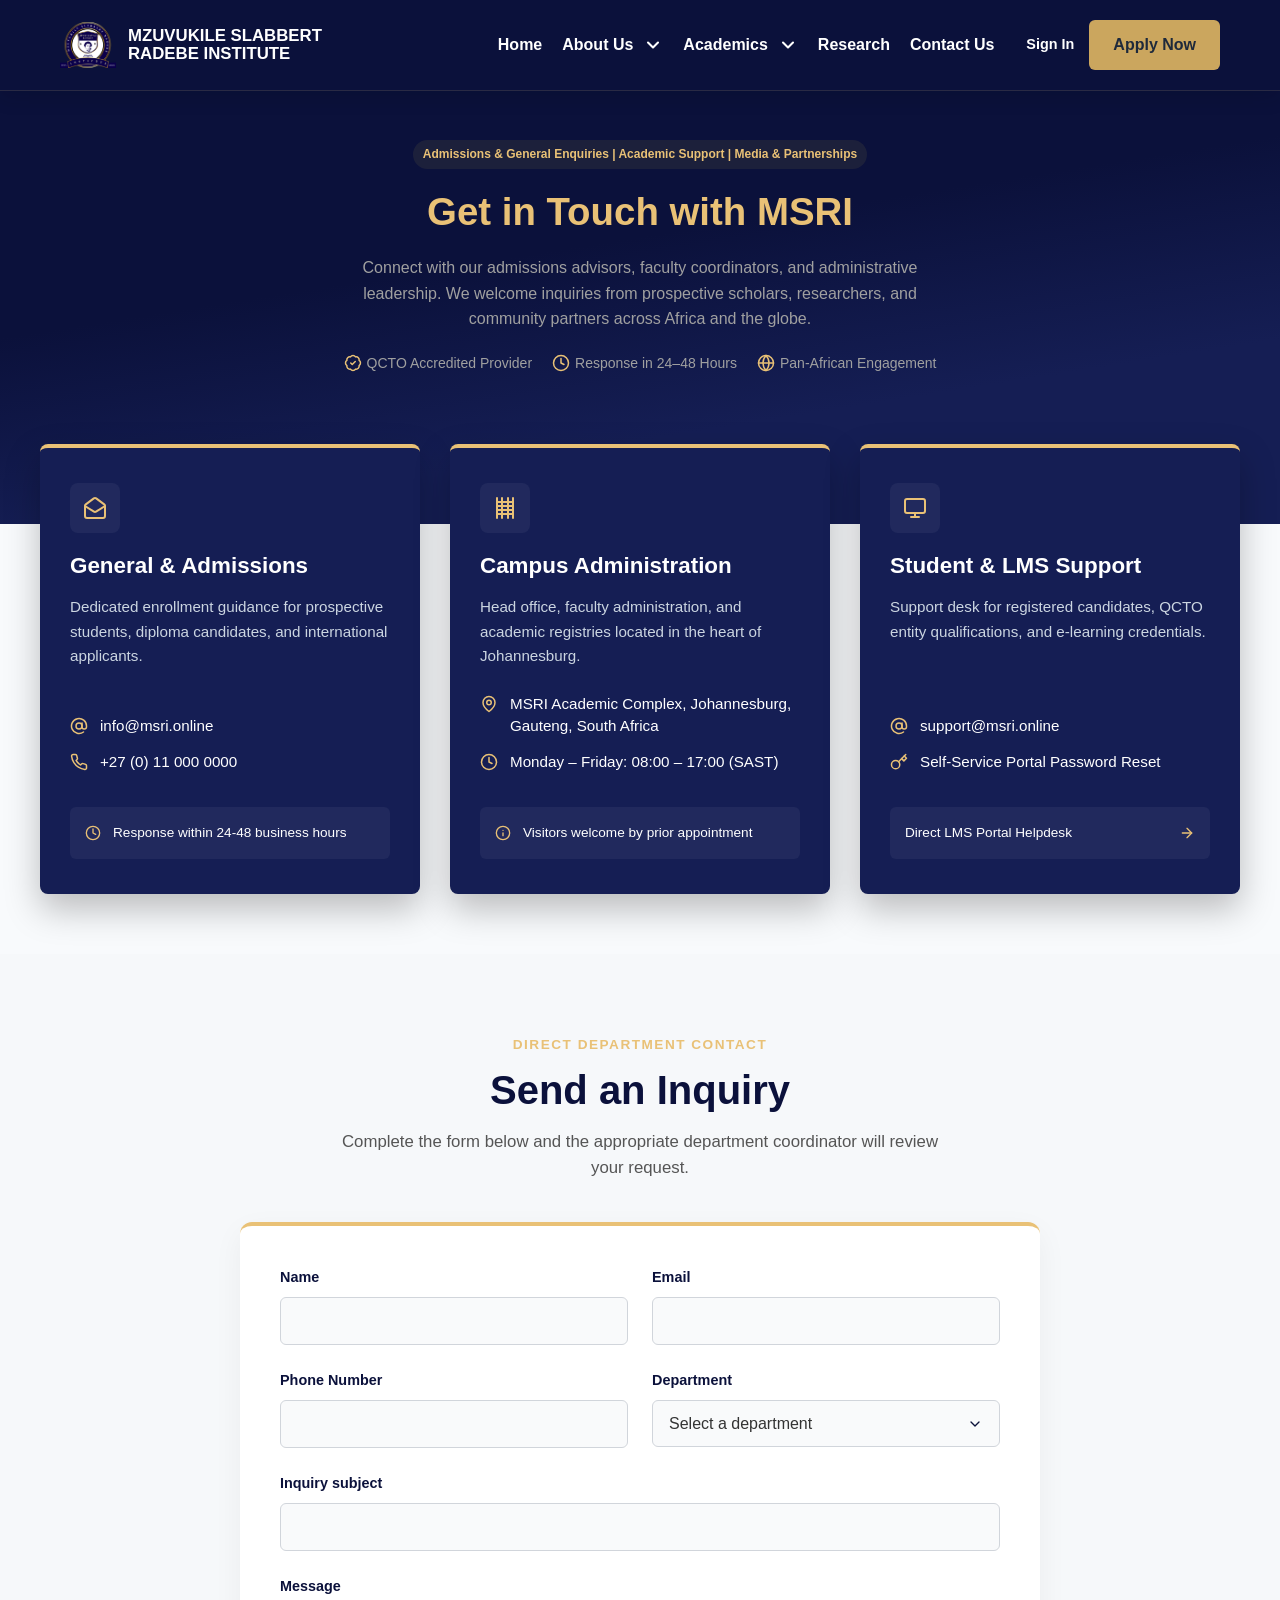
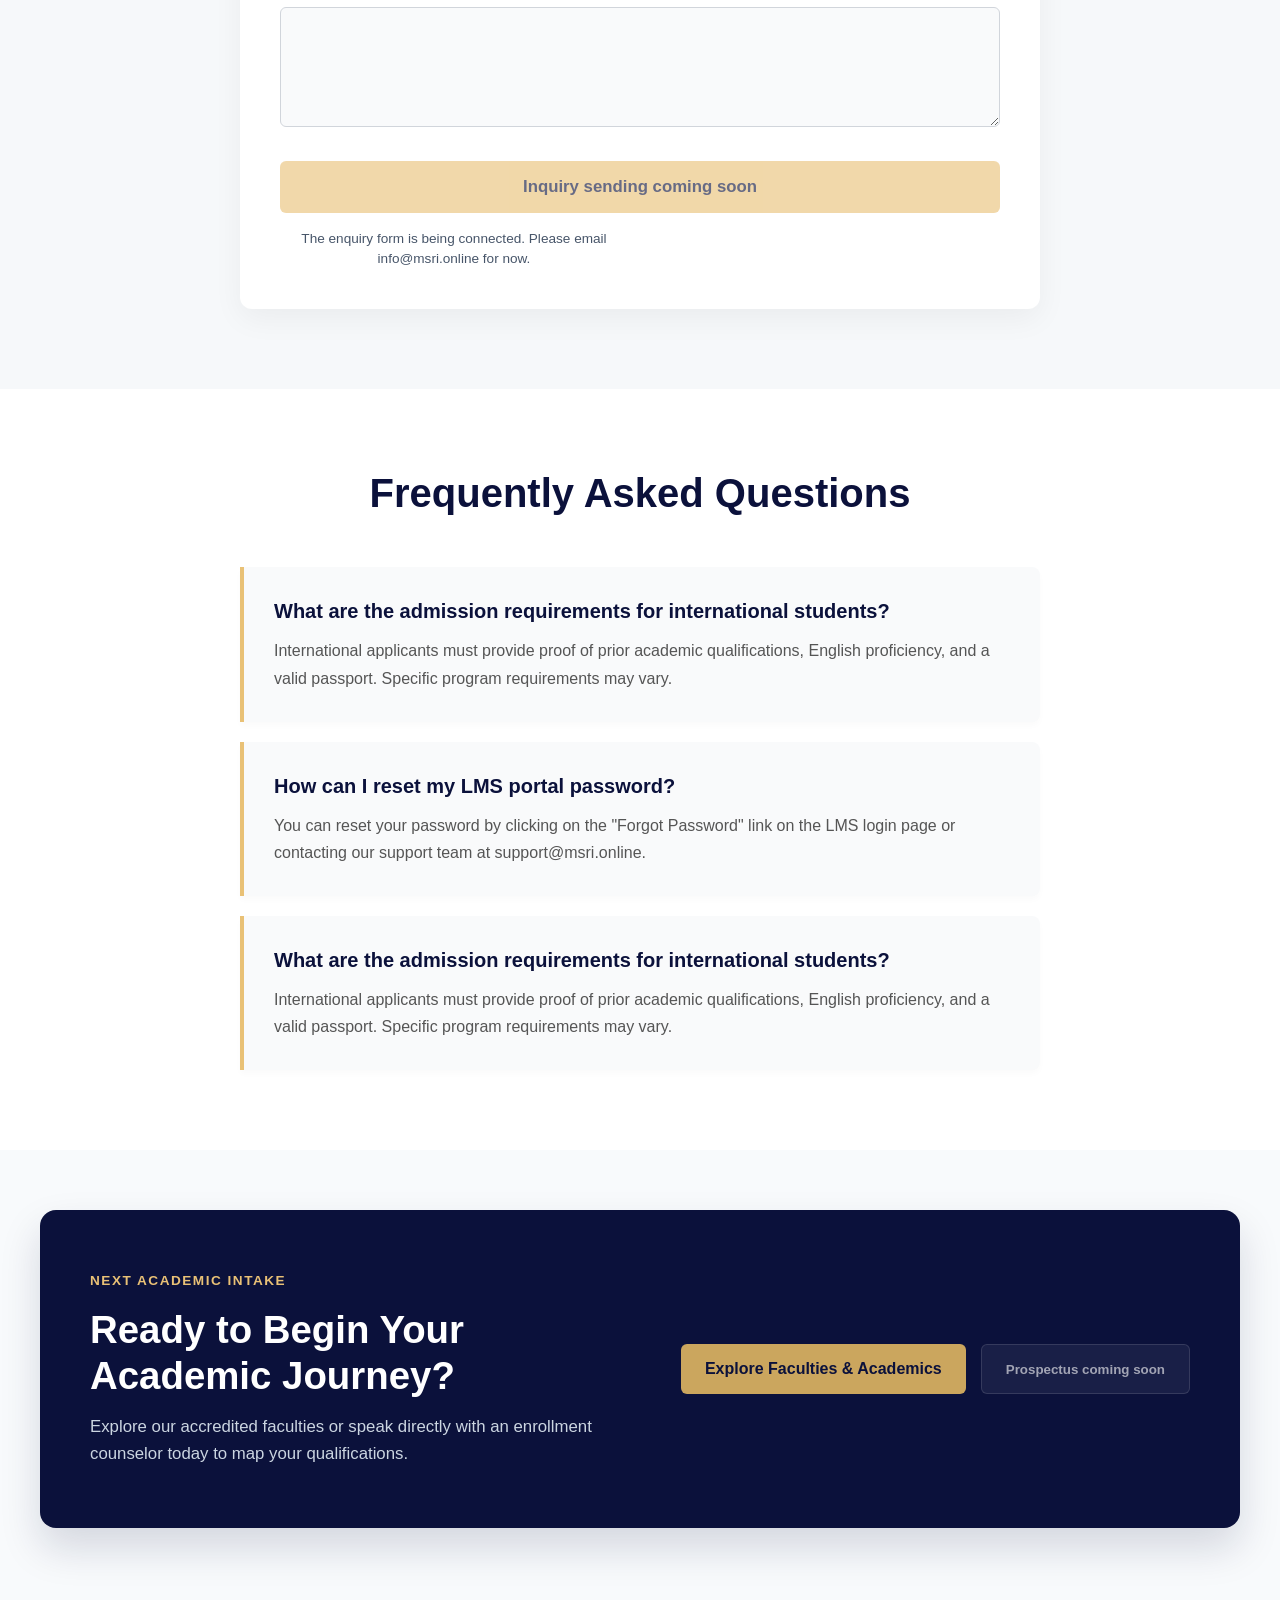
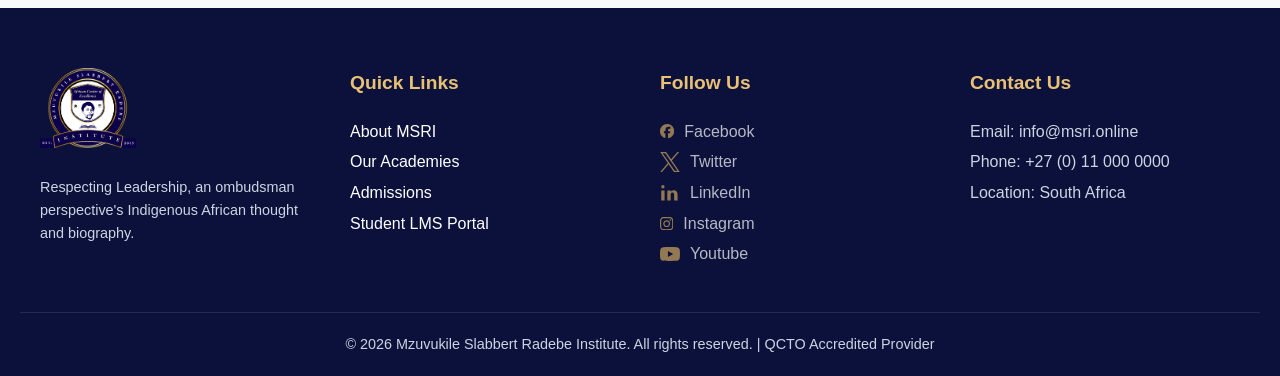
<file: contact.html>
<!doctype html>
<html lang="en">
  <head>
    <meta charset="UTF-8" />
    <meta name="viewport" content="width=device-width, initial-scale=1.0" />
    <title>Contact MSRI | Admissions & Student Support</title>
    <meta name="description" content="Contact MSRI for admissions, campus administration, student support and accreditation enquiries. Email info@msri.online — we respond within 24–48 hours." />
    <meta name="robots" content="index, follow, max-image-preview:large, max-snippet:-1, max-video-preview:-1" />
    <meta name="keywords" content="contact MSRI, MSRI admissions contact, student support, accreditation enquiries, Johannesburg institute contact" />
    <meta name="author" content="Mzuvukile Slabbert Radebe Institute" />
    <link rel="canonical" href="https://msri.education/contact.html" />
    <link rel="icon" type="image/png" href="./assets/img/branding/logo-square.png" />
    <link rel="apple-touch-icon" sizes="180x180" href="./assets/img/branding/apple-touch-icon.png" />
    <meta name="theme-color" content="#0D0D46" />
    <!-- Open Graph / Facebook -->
    <meta property="og:type" content="website" />
    <meta property="og:site_name" content="MSRI | Mzuvukile Slabbert Radebe Institute" />
    <meta property="og:title" content="Contact MSRI | Admissions & Student Support" />
    <meta property="og:description" content="Contact MSRI for admissions, campus administration, student support and accreditation enquiries. Email info@msri.online — we respond within 24–48 hours." />
    <meta property="og:url" content="https://msri.education/contact.html" />
    <meta property="og:image" content="https://msri.education/assets/img/og/og-cover.jpg" />
    <meta property="og:image:width" content="1200" />
    <meta property="og:image:height" content="630" />
    <meta property="og:image:alt" content="MSRI — Mzuvukile Slabbert Radebe Institute, African Centre of Excellence" />
    <meta property="og:locale" content="en_ZA" />
    <!-- Twitter Card -->
    <meta name="twitter:card" content="summary_large_image" />
    <meta name="twitter:title" content="Contact MSRI | Admissions & Student Support" />
    <meta name="twitter:description" content="Contact MSRI for admissions, campus administration, student support and accreditation enquiries. Email info@msri.online — we respond within 24–48 hours." />
    <meta name="twitter:image" content="https://msri.education/assets/img/og/og-cover.jpg" />
    <!-- Structured data: EducationalOrganization -->
    <script type="application/ld+json">
    {
      "@context": "https://schema.org",
      "@type": "EducationalOrganization",
      "@id": "https://msri.education/#organization",
      "name": "Mzuvukile Slabbert Radebe Institute",
      "alternateName": "MSRI",
      "url": "https://msri.education/",
      "logo": {
        "@type": "ImageObject",
        "@id": "https://msri.education/#logo",
        "url": "https://msri.education/assets/img/branding/logo.png",
        "contentUrl": "https://msri.education/assets/img/branding/logo.png",
        "width": 969,
        "height": 806,
        "caption": "MSRI — Mzuvukile Slabbert Radebe Institute"
      },
      "image": {
        "@id": "https://msri.education/#logo"
      },
      "slogan": "African Centre of Excellence",
      "foundingDate": "2015",
      "description": "QCTO-accredited, African-centred institute in Johannesburg providing agricultural qualifications, practical skills development and leadership pathways.",
      "address": {
        "@type": "PostalAddress",
        "addressLocality": "Johannesburg",
        "addressRegion": "Gauteng",
        "addressCountry": "ZA"
      },
      "contactPoint": {
        "@type": "ContactPoint",
        "contactType": "admissions",
        "email": "info@msri.online",
        "availableLanguage": "English"
      },
      "areaServed": {
        "@type": "Country",
        "name": "South Africa"
      }
    }
    </script>
    <!-- Structured data: ContactPage -->
    <script type="application/ld+json">
    {
      "@context": "https://schema.org",
      "@type": "ContactPage",
      "@id": "https://msri.education/contact.html#webpage",
      "url": "https://msri.education/contact.html",
      "name": "Contact MSRI",
      "isPartOf": {
        "@id": "https://msri.education/#website"
      },
      "about": {
        "@id": "https://msri.education/#organization"
      },
      "inLanguage": "en-ZA",
      "description": "Contact MSRI for admissions, campus administration, student support and accreditation enquiries."
    }
    </script>
    <link rel="stylesheet" href="./assets/css/global.css" />
    <link rel="stylesheet" href="./assets/css/components.css" />
    <link rel="stylesheet" href="./assets/css/pages/contact.css" />
    <script src="./assets/js/main.js" defer></script>
  </head>
  <body>
    <header>
      <div class="nav-container">
        <div class="logo">
          <a href="index.html">
            <img src="./assets/img/branding/logo.png" alt="MSRI Logo" />
            <div class="logo-text">MZUVUKILE SLABBERT<br />RADEBE INSTITUTE</div>
          </a>
        </div>

        <button class="open-menu" type="button" aria-label="Open navigation menu" aria-expanded="false" aria-controls="mobile-nav">
          <svg
            width="50px"
            height="50px"
            viewBox="0 0 24 24"
            xmlns="http://www.w3.org/2000/svg"
            class="hamburger-menu-icon"
            fill="none"
          >
            <path d="M5 6.5H19V8H5V6.5Z" />
            <path d="M5 16.5H19V18H5V16.5Z" />
            <path d="M5 11.5H19V13H5V11.5Z" />
          </svg>
        </button>

        <nav class="nav-links" id="mobile-nav">
          <ul class="link-list">
            <li>
              <a href="index.html">Home</a>
            </li>

            <!-- FIXED ABOUT US: Removed stray tags and fixed nesting -->
            <li class="has-dropdown-menu">
              <button type="button" class="dropdown-link" aria-haspopup="true">
                About Us
                <svg
                  class="chevron-icon"
                  viewBox="0 0 24 24"
                  fill="none"
                  stroke="currentColor"
                  stroke-width="2.5"
                  stroke-linecap="round"
                  stroke-linejoin="round"
                >
                  <polyline points="6 9 12 15 18 9"></polyline>
                </svg>
              </button>
              <ul class="dropdown-menu">
                <li><a href="about-us.html">About Us</a></li>
                <li><a href="partners.html">Partners</a></li>
                <li><a href="news-media.html">News & Media</a></li>
                <li><a href="events.html">Events</a></li>
              </ul>
            </li>

            <!-- FIXED ACADEMICS: Cleaned up the closing tags at the bottom of this block -->
            <li class="has-mega-menu">
              <button type="button" class="dropdown-link" aria-haspopup="true">
                Academics
                <svg
                  class="chevron-icon"
                  viewBox="0 0 24 24"
                  fill="none"
                  stroke="currentColor"
                  stroke-width="2.5"
                  stroke-linecap="round"
                  stroke-linejoin="round"
                >
                  <polyline points="6 9 12 15 18 9"></polyline>
                </svg>
              </button>
              <!-- The Split Mega Menu Container -->
              <div class="mega-menu-container split-menu">
                <!-- LEFT SIDE: Legacy Qualifications (Schools) -->
                <div class="menu-zone legacy-zone">
                  <h3 class="zone-title">CHE Qualifications <span class="coming-soon-badge">Coming soon</span></h3>
                  <div
                    class="mega-menu-grid"
                    style="grid-template-columns: repeat(2, 1fr)"
                  >
                    <!-- Legacy Column 1 -->
                    <div class="menu-column">
                      <h4>Business, Law & Society</h4>
                      <ul>
                        <li>
                          <span class="menu-link menu-link-disabled" aria-disabled="true">School of Business and Economic Studies</span>
                        </li>
                        <li><span class="menu-link menu-link-disabled" aria-disabled="true">School of Law</span></li>
                        <li>
                          <span class="menu-link menu-link-disabled" aria-disabled="true">School of Social Science and Humanities</span>
                        </li>
                      </ul>
                      <h4 style="margin-top: 25px">Science & Health</h4>
                      <ul>
                        <li>
                          <span class="menu-link menu-link-disabled" aria-disabled="true">School of Science and Agriculture</span>
                        </li>
                        <li><span class="menu-link menu-link-disabled" aria-disabled="true">School of Health Sciences</span></li>
                        <li>
                          <span class="menu-link menu-link-disabled" aria-disabled="true">School of Mining and Land Survey</span>
                        </li>
                      </ul>
                    </div>
                    <!-- Legacy Column 2 -->
                    <div class="menu-column">
                      <h4>Arts, Media & Spirituality</h4>
                      <ul>
                        <li>
                          <span class="menu-link menu-link-disabled" aria-disabled="true">School of Indigenous Spirituality and African
                            Matters</span>
                        </li>
                        <li><span class="menu-link menu-link-disabled" aria-disabled="true">School of Media and Journalism</span></li>
                        <li><span class="menu-link menu-link-disabled" aria-disabled="true">School of Art and Music</span></li>
                        <li><span class="menu-link menu-link-disabled" aria-disabled="true">Language and Communication</span></li>
                        <li><span class="menu-link menu-link-disabled" aria-disabled="true">Public Speaking & Self Mastery</span></li>
                      </ul>
                      <h4 style="margin-top: 25px">Tourism & Specialized</h4>
                      <ul>
                        <li>
                          <span class="menu-link menu-link-disabled" aria-disabled="true">School of Hospitalities and Tourism</span>
                        </li>
                        <li><span class="menu-link menu-link-disabled" aria-disabled="true">TC Entity Qualifications</span></li>
                      </ul>
                    </div>
                  </div>
                </div>
                <!-- RIGHT SIDE: Skills-Based Programs -->
                <div class="menu-zone skills-zone">
                  <h3 class="zone-title" style="color: var(--accent-gold)">
                    Skills-Based (QCTO)
                  </h3>
                  <div
                    class="mega-menu-grid"
                    style="grid-template-columns: repeat(2, 1fr)"
                  >
                    <!-- Skills Column 1 -->
                    <div class="menu-column">
                      <h4>Higher Certificates <span class="menu-status">Coming soon</span></h4>
                      <ul>
                        <li><span class="menu-link menu-link-disabled" aria-disabled="true">Boiler Making</span></li>
                        <li><span class="menu-link menu-link-disabled" aria-disabled="true">TLB</span></li>
                        <li><span class="menu-link menu-link-disabled" aria-disabled="true">Artisan</span></li>
                        <li><span class="menu-link menu-link-disabled" aria-disabled="true">Carpentry and Welding</span></li>
                        <li><span class="menu-link menu-link-disabled" aria-disabled="true">Barber and Nail Technician</span></li>
                        <li>
                          <span class="menu-link menu-link-disabled" aria-disabled="true">Higher Certificate in Electrical Engineering</span>
                        </li>
                      </ul>
                    </div>

                    <div class="menu-column">
                      <h4 style="margin-top: 25px">Agriculture</h4>
                      <ul>
                        <li>
                          <a href="academics.html#course-catalog"
                            >Poultry Farming</a
                          >
                        </li>
                        <li>
                          <a href="academics.html#course-catalog"
                            >Livestock Farmer</a
                          >
                        </li>
                        <li>
                          <a href="academics.html#course-catalog"
                            >Crop Produce Analyst</a
                          >
                        </li>
                      </ul>
                    </div>
                  </div>
                </div>
              </div>
            </li>
            <!-- Replaced stray div with the correct closing li -->

            <li><a href="research.html">Research</a></li>
            <li><a href="contact.html">Contact Us</a></li>
          </ul>

          <div class="header-actions">
            <a href="login.html">Sign In</a>
            <a href="apply.html" class="btn btn-gold">Apply Now</a>
          </div>
        </nav>
      </div>
    </header>

    <section class="hero">
      <div class="hero-container">
        <div class="hero-subtitle-container">
          <p class="hero-subtitle">
            Admissions & General Enquiries | Academic Support | Media &
            Partnerships
          </p>
        </div>
        <h1>Get in Touch with MSRI</h1>
        <p class="hero-description">
          Connect with our admissions advisors, faculty coordinators, and
          administrative leadership. We welcome inquiries from prospective
          scholars, researchers, and community partners across Africa and the
          globe.
        </p>
        <div class="hero-highlights-container">
          <div class="tag">
            <svg
              xmlns="http://www.w3.org/2000/svg"
              width="18"
              height="18"
              viewBox="0 0 24 24"
              fill="none"
              stroke="var(--accent-gold)"
              stroke-width="2"
              stroke-linecap="round"
              stroke-linejoin="round"
              class="trust-icon"
            >
              <path
                d="M3.85 8.62a4 4 0 0 1 4.78-4.77 4 4 0 0 1 6.74 0 4 4 0 0 1 4.78 4.78 4 4 0 0 1 0 6.74 4 4 0 0 1-4.77 4.78 4 4 0 0 1-6.75 0 4 4 0 0 1-4.78-4.77 4 4 0 0 1 0-6.76Z"
              />
              <path d="m9 12 2 2 4-4" />
            </svg>
            <p>QCTO Accredited Provider</p>
          </div>
          <div class="tag">
            <svg
              xmlns="http://www.w3.org/2000/svg"
              width="18"
              height="18"
              viewBox="0 0 24 24"
              fill="none"
              stroke="var(--accent-gold)"
              stroke-width="2"
              stroke-linecap="round"
              stroke-linejoin="round"
              class="trust-icon"
            >
              <circle cx="12" cy="12" r="10" />
              <polyline points="12 6 12 12 16 14" />
            </svg>
            <p>Response in 24–48 Hours</p>
          </div>
          <div class="tag">
            <svg
              xmlns="http://www.w3.org/2000/svg"
              width="18"
              height="18"
              viewBox="0 0 24 24"
              fill="none"
              stroke="var(--accent-gold)"
              stroke-width="2"
              stroke-linecap="round"
              stroke-linejoin="round"
              class="trust-icon"
            >
              <circle cx="12" cy="12" r="10" />
              <path d="M12 2a14.5 14.5 0 0 0 0 20 14.5 14.5 0 0 0 0-20" />
              <path d="M2 12h20" />
            </svg>
            <p>Pan-African Engagement</p>
          </div>
        </div>
      </div>
    </section>

    <section class="contact-info">
      <div class="contact-info-container">
        <!-- CARD 1: General & Admissions -->
        <div class="contact-info-item">
          <div class="card-icon-wrapper">
            <svg
              xmlns="http://www.w3.org/2000/svg"
              fill="none"
              viewBox="0 0 24 24"
              stroke-width="2"
              stroke-linecap="round"
              stroke-linejoin="round"
            >
              <path
                d="M21.2 8.4c.5.38.8.97.8 1.6v10a2 2 0 0 1-2 2H4a2 2 0 0 1-2-2V10a2 2 0 0 1 .8-1.6l8-6a2 2 0 0 1 2.4 0l8 6Z"
              />
              <path d="m22 10-8.97 5.7a1.94 1.94 0 0 1-2.06 0L2 10" />
            </svg>
          </div>
          <h3>General & Admissions</h3>
          <p>
            Dedicated enrollment guidance for prospective students, diploma
            candidates, and international applicants.
          </p>

          <ul class="contact-details-list">
            <li>
              <svg
                xmlns="http://www.w3.org/2000/svg"
                fill="none"
                viewBox="0 0 24 24"
                stroke-width="2"
                stroke-linecap="round"
                stroke-linejoin="round"
              >
                <circle cx="12" cy="12" r="4" />
                <path d="M16 8v5a3 3 0 0 0 6 0v-1a10 10 0 1 0-4 8" />
              </svg>
              info@msri.online
            </li>
            <li>
              <svg
                xmlns="http://www.w3.org/2000/svg"
                fill="none"
                viewBox="0 0 24 24"
                stroke-width="2"
                stroke-linecap="round"
                stroke-linejoin="round"
              >
                <path
                  d="M22 16.92v3a2 2 0 0 1-2.18 2 19.79 19.79 0 0 1-8.63-3.07 19.5 19.5 0 0 1-6-6 19.79 19.79 0 0 1-3.07-8.67A2 2 0 0 1 4.11 2h3a2 2 0 0 1 2 1.72 12.84 12.84 0 0 0 .7 2.81 2 2 0 0 1-.45 2.11L8.09 9.91a16 16 0 0 0 6 6l1.27-1.27a2 2 0 0 1 2.11-.45 12.84 12.84 0 0 0 2.81.7A2 2 0 0 1 22 16.92z"
                />
              </svg>
              +27 (0) 11 000 0000
            </li>
          </ul>

          <div class="card-bottom-callout">
            <svg
              xmlns="http://www.w3.org/2000/svg"
              fill="none"
              viewBox="0 0 24 24"
              stroke-width="2"
              stroke-linecap="round"
              stroke-linejoin="round"
            >
              <circle cx="12" cy="12" r="10" />
              <polyline points="12 6 12 12 16 14" />
            </svg>
            Response within 24-48 business hours
          </div>
        </div>

        <!-- CARD 2: Campus Administration -->
        <div class="contact-info-item">
          <div class="card-icon-wrapper">
            <svg
              xmlns="http://www.w3.org/2000/svg"
              fill="none"
              viewBox="0 0 24 24"
              stroke-width="2"
              stroke-linecap="round"
              stroke-linejoin="round"
            >
              <path d="M4 10h16" />
              <path d="M4 14h16" />
              <path d="M4 18h16" />
              <path d="M4 6h16" />
              <path d="M4 2v20" />
              <path d="M20 2v20" />
              <path d="M9 2v20" />
              <path d="M15 2v20" />
            </svg>
          </div>
          <h3>Campus Administration</h3>
          <p>
            Head office, faculty administration, and academic registries located
            in the heart of Johannesburg.
          </p>

          <ul class="contact-details-list">
            <li>
              <svg
                xmlns="http://www.w3.org/2000/svg"
                fill="none"
                viewBox="0 0 24 24"
                stroke-width="2"
                stroke-linecap="round"
                stroke-linejoin="round"
              >
                <path d="M20 10c0 6-8 12-8 12s-8-6-8-12a8 8 0 0 1 16 0Z" />
                <circle cx="12" cy="10" r="3" />
              </svg>
              MSRI Academic Complex, Johannesburg, Gauteng, South Africa
            </li>
            <li>
              <svg
                xmlns="http://www.w3.org/2000/svg"
                fill="none"
                viewBox="0 0 24 24"
                stroke-width="2"
                stroke-linecap="round"
                stroke-linejoin="round"
              >
                <circle cx="12" cy="12" r="10" />
                <polyline points="12 6 12 12 16 14" />
              </svg>
              Monday – Friday: 08:00 – 17:00 (SAST)
            </li>
          </ul>

          <div class="card-bottom-callout">
            <svg
              xmlns="http://www.w3.org/2000/svg"
              fill="none"
              viewBox="0 0 24 24"
              stroke-width="2"
              stroke-linecap="round"
              stroke-linejoin="round"
            >
              <circle cx="12" cy="12" r="10" />
              <path d="M12 16v-4" />
              <path d="M12 8h.01" />
            </svg>
            Visitors welcome by prior appointment
          </div>
        </div>

        <!-- CARD 3: Student & LMS Support -->
        <div class="contact-info-item">
          <div class="card-icon-wrapper">
            <svg
              xmlns="http://www.w3.org/2000/svg"
              fill="none"
              viewBox="0 0 24 24"
              stroke-width="2"
              stroke-linecap="round"
              stroke-linejoin="round"
            >
              <rect width="20" height="14" x="2" y="3" rx="2" />
              <line x1="8" x2="16" y1="21" y2="21" />
              <line x1="12" x2="12" y1="17" y2="21" />
            </svg>
          </div>
          <h3>Student & LMS Support</h3>
          <p>
            Support desk for registered candidates, QCTO entity qualifications,
            and e-learning credentials.
          </p>

          <ul class="contact-details-list">
            <li>
              <svg
                xmlns="http://www.w3.org/2000/svg"
                fill="none"
                viewBox="0 0 24 24"
                stroke-width="2"
                stroke-linecap="round"
                stroke-linejoin="round"
              >
                <circle cx="12" cy="12" r="4" />
                <path d="M16 8v5a3 3 0 0 0 6 0v-1a10 10 0 1 0-4 8" />
              </svg>
              support@msri.online
            </li>
            <li>
              <svg
                xmlns="http://www.w3.org/2000/svg"
                fill="none"
                viewBox="0 0 24 24"
                stroke-width="2"
                stroke-linecap="round"
                stroke-linejoin="round"
              >
                <circle cx="7.5" cy="15.5" r="5.5" />
                <path d="m21 2-9.6 9.6" />
                <path d="m15.5 7.5 3 3L22 7l-3-3" />
              </svg>
              Self-Service Portal Password Reset
            </li>
          </ul>

          <!-- Actionable Callout (Button Style) -->
          <a href="mailto:support@msri.online" class="card-bottom-callout callout-action">
            <span>Direct LMS Portal Helpdesk</span>
            <svg
              xmlns="http://www.w3.org/2000/svg"
              fill="none"
              viewBox="0 0 24 24"
              stroke-width="2"
              stroke-linecap="round"
              stroke-linejoin="round"
            >
              <path d="M5 12h14" />
              <path d="m12 5 7 7-7 7" />
            </svg>
          </a>
        </div>
      </div>
    </section>

    <section class="Contact-form">
      <p>Direct Department Contact</p>
      <h2>Send an Inquiry</h2>
      <p>
        Complete the form below and the appropriate department coordinator will
        review your request.
      </p>
      <form>
        <div class="form-group">
          <label for="name">Name</label>
          <input type="text" id="name" name="name" required />
        </div>
        <div class="form-group">
          <label for="email">Email</label>
          <input type="email" id="email" name="email" required />
        </div>
        <div class="form-group">
          <label for="phone">Phone Number</label>
          <input type="tel" id="phone" name="phone" required />
        </div>
        <div class="form-group">
          <label for="department">Department</label>
          <select id="department" name="department" required>
            <option value="">Select a department</option>
            <option value="admissions">Admissions</option>
            <option value="administration">Campus Administration</option>
            <option value="support">Student & LMS Support</option>
          </select>
        </div>
        <div class="form-group">
          <label for="subject">Inquiry subject</label>
          <input type="text" id="subject" name="subject" required />
        </div>
        <div class="form-group">
          <label for="message">Message</label>
          <textarea id="message" name="message" rows="5" required></textarea>
        </div>
        <button type="submit" class="btn-disabled" disabled>Inquiry sending coming soon</button>
        <p class="form-status-note" role="status">
          The enquiry form is being connected. Please email info@msri.online for now.
        </p>
      </form>
    </section>

    <section class="questions">
      <h2>Frequently Asked Questions</h2>
      <div class="faq-container">
        <div class="faq-item">
          <h3>
            What are the admission requirements for international students?
          </h3>
          <p>
            International applicants must provide proof of prior academic
            qualifications, English proficiency, and a valid passport. Specific
            program requirements may vary.
          </p>
        </div>
        <div class="faq-item">
          <h3>How can I reset my LMS portal password?</h3>
          <p>
            You can reset your password by clicking on the "Forgot Password"
            link on the LMS login page or contacting our support team at
            support@msri.online.
          </p>
        </div>
        <div class="faq-item">
          <h3>
            What are the admission requirements for international students?
          </h3>
          <p>
            International applicants must provide proof of prior academic
            qualifications, English proficiency, and a valid passport. Specific
            program requirements may vary.
          </p>
        </div>
      </div>
    </section>

    <section class="academics">
      <div>
        <p>Next Academic Intake</p>
        <h2>Ready to Begin Your Academic Journey?</h2>
        <p>
          Explore our accredited faculties or speak directly with an enrollment
          counselor today to map your qualifications.
        </p>
      </div>
      <div>
        <a href="academics.html" class="btn btn-gold"
          >Explore Faculties & Academics</a
        >
        <button type="button" class="btn btn-grey btn-disabled" disabled>Prospectus coming soon</button>
      </div>
    </section>

    <footer>
      <div class="footer-grid">
        <div class="footer-col">
          <img
            src="./assets/img/branding/logo.png"
            alt="MSRI Logo"
            style="height: 80px; margin-bottom: 20px"
          />
          <p style="color: #cbd5e1; font-size: 0.9rem">
            Respecting Leadership, an ombudsman perspective's Indigenous African
            thought and biography.
          </p>
        </div>

        <div class="footer-col">
          <h4>Quick Links</h4>
          <ul>
            <li><a href="about-us.html">About MSRI</a></li>
            <li><a href="academics.html">Our Academies</a></li>
            <li><a href="apply.html">Admissions</a></li>
            <li><a href="https://www.msri.online/">Student LMS Portal</a></li>
          </ul>
        </div>

        <div class="footer-col">
          <h4>Follow Us</h4>
          <ul class="social-links">
            <li>
              <span class="icons is-unavailable" aria-disabled="true">
                <svg
                  role="img"
                  viewBox="0 0 24 24"
                  xmlns="http://www.w3.org/2000/svg"
                >
                  <title>Facebook</title>
                  <path
                    d="M9.101 23.691v-7.98H6.627v-3.667h2.474v-1.58c0-4.085 1.848-5.978 5.858-5.978.401 0 .955.042 1.468.103a8.68 8.68 0 0 1 1.141.195v3.325a8.623 8.623 0 0 0-.653-.036 26.805 26.805 0 0 0-.733-.009c-.707 0-1.259.096-1.675.309a1.686 1.686 0 0 0-.679.622c-.258.42-.374.995-.374 1.752v1.297h3.919l-.386 2.103-.287 1.564h-3.246v8.245C19.396 23.238 24 18.179 24 12.044c0-6.627-5.373-12-12-12s-12 5.373-12 12c0 5.628 3.874 10.35 9.101 11.647Z"
                  />
                </svg>
                Facebook
              </span>
            </li>
            <li>
              <span class="icons is-unavailable" aria-disabled="true">
                <svg
                  role="img"
                  viewBox="0 0 24 24"
                  xmlns="http://www.w3.org/2000/svg"
                >
                  <title>X</title>
                  <path
                    d="M14.234 10.162 22.977 0h-2.072l-7.591 8.824L7.251 0H.258l9.168 13.343L.258 24H2.33l8.016-9.318L16.749 24h6.993zm-2.837 3.299-.929-1.329L3.076 1.56h3.182l5.965 8.532.929 1.329 7.754 11.09h-3.182z"
                  />
                </svg>
                Twitter
              </span>
            </li>
            <li>
              <span class="icons is-unavailable" aria-disabled="true">
                <svg
                  role="img"
                  viewBox="0 0 24 24"
                  xmlns="http://www.w3.org/2000/svg"
                >
                  <title>LinkedIn</title>
                  <path
                    d="M21 21H17V14.25c0-1.61-.59-2.75-2.03-2.75-1.1 0-1.75.74-2.04 1.46-.1.26-.13.63-.13 1V21H8.79s.06-11 0-12h4.01v1.7c.53-.83 1.5-2.01 3.65-2.01 2.66 0 4.66 1.74 4.66 5.48V21M3.5 6.5A2 2 0 1 1 5.5 4.5a2 2 0 0 1-2 2M1.5 21h4V9h-4v12z"
                  />
                </svg>
                LinkedIn
              </span>
            </li>
            <li>
              <span class="icons is-unavailable" aria-disabled="true">
                <svg
                  role="img"
                  viewBox="0 0 24 24"
                  xmlns="http://www.w3.org/2000/svg"
                >
                  <title>Instagram</title>
                  <path
                    d="M7.0301.084c-1.2768.0602-2.1487.264-2.911.5634-.7888.3075-1.4575.72-2.1228 1.3877-.6652.6677-1.075 1.3368-1.3802 2.127-.2954.7638-.4956 1.6365-.552 2.914-.0564 1.2775-.0689 1.6882-.0626 4.947.0062 3.2586.0206 3.6671.0825 4.9473.061 1.2765.264 2.1482.5635 2.9107.308.7889.72 1.4573 1.388 2.1228.6679.6655 1.3365 1.0743 2.1285 1.38.7632.295 1.6361.4961 2.9134.552 1.2773.056 1.6884.069 4.9462.0627 3.2578-.0062 3.668-.0207 4.9478-.0814 1.28-.0607 2.147-.2652 2.9098-.5633.7889-.3086 1.4578-.72 2.1228-1.3881.665-.6682 1.0745-1.3378 1.3795-2.1284.2957-.7632.4966-1.636.552-2.9124.056-1.2809.0692-1.6898.063-4.948-.0063-3.2583-.021-3.6668-.0817-4.9465-.0607-1.2797-.264-2.1487-.5633-2.9117-.3084-.7889-.72-1.4568-1.3876-2.1228C21.2982 1.33 20.628.9208 19.8378.6165 19.074.321 18.2017.1197 16.9244.0645 15.6471.0093 15.236-.005 11.977.0014 8.718.0076 8.31.0215 7.0301.0839m.1402 21.6932c-1.17-.0509-1.8053-.2453-2.2287-.408-.5606-.216-.96-.4771-1.3819-.895-.422-.4178-.6811-.8186-.9-1.378-.1644-.4234-.3624-1.058-.4171-2.228-.0595-1.2645-.072-1.6442-.079-4.848-.007-3.2037.0053-3.583.0607-4.848.05-1.169.2456-1.805.408-2.2282.216-.5613.4762-.96.895-1.3816.4188-.4217.8184-.6814 1.3783-.9003.423-.1651 1.0575-.3614 2.227-.4171 1.2655-.06 1.6447-.072 4.848-.079 3.2033-.007 3.5835.005 4.8495.0608 1.169.0508 1.8053.2445 2.228.408.5608.216.96.4754 1.3816.895.4217.4194.6816.8176.9005 1.3787.1653.4217.3617 1.056.4169 2.2263.0602 1.2655.0739 1.645.0796 4.848.0058 3.203-.0055 3.5834-.061 4.848-.051 1.17-.245 1.8055-.408 2.2294-.216.5604-.4763.96-.8954 1.3814-.419.4215-.8181.6811-1.3783.9-.4224.1649-1.0577.3617-2.2262.4174-1.2656.0595-1.6448.072-4.8493.079-3.2045.007-3.5825-.006-4.848-.0608M16.953 5.5864A1.44 1.44 0 1 0 18.39 4.144a1.44 1.44 0 0 0-1.437 1.4424M5.8385 12.012c.0067 3.4032 2.7706 6.1557 6.173 6.1493 3.4026-.0065 6.157-2.7701 6.1506-6.1733-.0065-3.4032-2.771-6.1565-6.174-6.1498-3.403.0067-6.156 2.771-6.1496 6.1738M8 12.0077a4 4 0 1 1 4.008 3.9921A3.9996 3.9996 0 0 1 8 12.0077"
                  />
                </svg>
                Instagram
              </span>
            </li>
            <li>
              <span class="icons is-unavailable" aria-disabled="true">
                <svg
                  role="img"
                  viewBox="0 0 24 24"
                  xmlns="http://www.w3.org/2000/svg"
                >
                  <title>YouTube</title>
                  <path
                    d="M23.498 6.186a3.016 3.016 0 0 0-2.122-2.136C19.505 3.545 12 3.545 12 3.545s-7.505 0-9.377.505A3.017 3.017 0 0 0 .502 6.186C0 8.07 0 12 0 12s0 3.93.502 5.814a3.016 3.016 0 0 0 2.122 2.136c1.871.505 9.376.505 9.376.505s7.505 0 9.377-.505a3.015 3.015 0 0 0 2.122-2.136C24 15.93 24 12 24 12s0-3.93-.502-5.814zM9.545 15.568V8.432L15.818 12l-6.273 3.568z"
                  />
                </svg>
                Youtube
              </span>
            </li>
          </ul>
        </div>

        <div class="footer-col">
          <h4>Contact Us</h4>
          <ul>
            <li style="color: #cbd5e1">Email: info@msri.online</li>
            <li style="color: #cbd5e1">Phone: +27 (0) 11 000 0000</li>
            <li style="color: #cbd5e1">Location: South Africa</li>
          </ul>
        </div>
      </div>

      <div class="footer-bottom">
        &copy; 2026 Mzuvukile Slabbert Radebe Institute. All rights reserved. |
        QCTO Accredited Provider
      </div>
    </footer>
  </body>
</html>
</file>
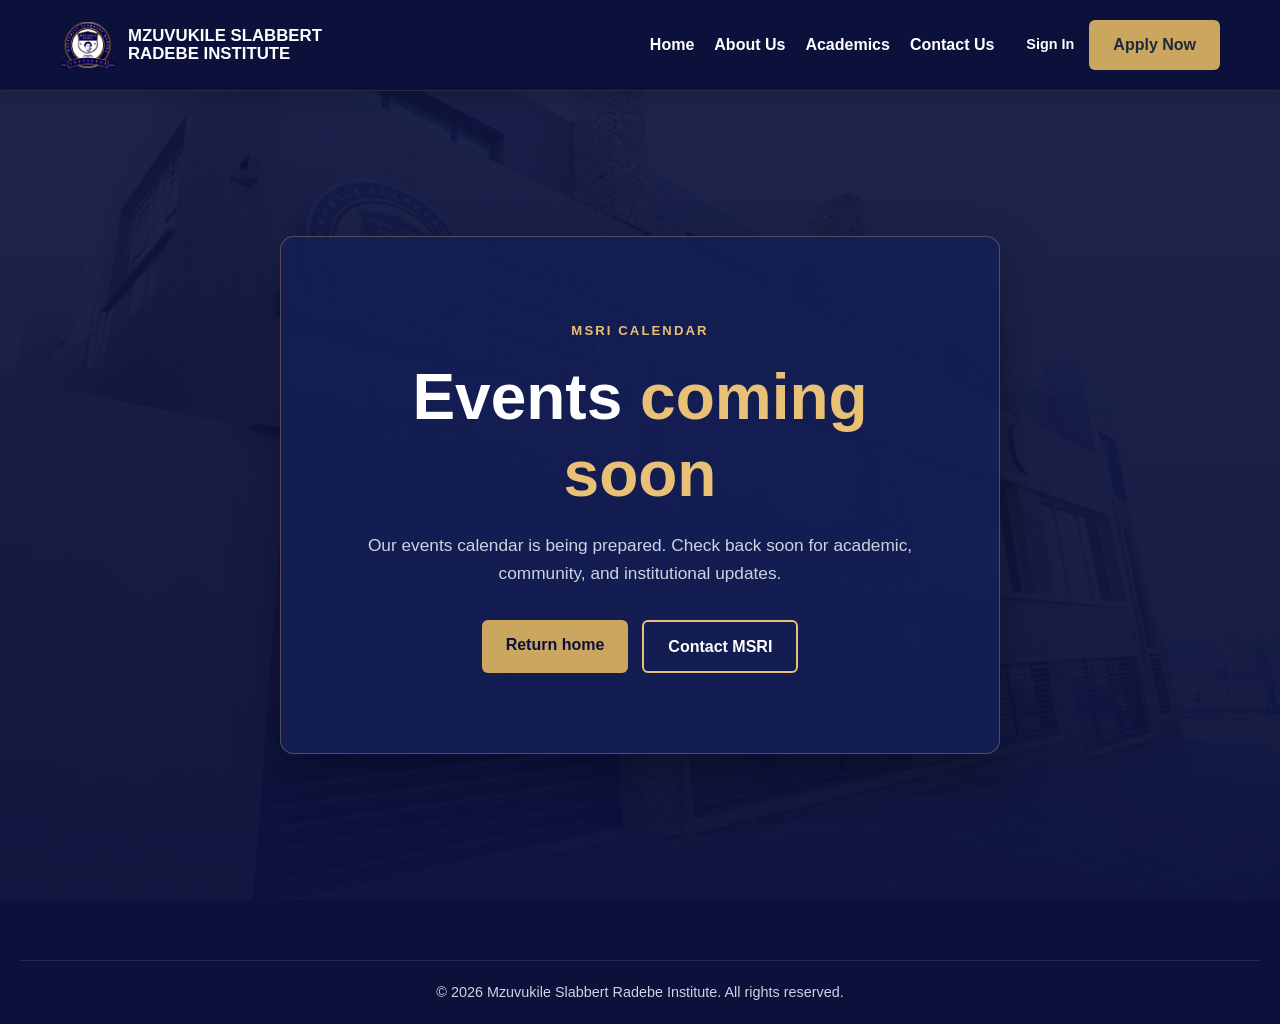
<file: events.html>
<!doctype html>
<html lang="en">
  <head>
    <meta charset="UTF-8" />
    <meta name="viewport" content="width=device-width, initial-scale=1.0" />
    <title>Events | MSRI</title>
    <meta name="description" content="MSRI events calendar coming soon." />
    <meta name="robots" content="noindex, follow" />
    <meta name="keywords" content="MSRI events, open days, campus events" />
    <meta name="author" content="Mzuvukile Slabbert Radebe Institute" />
    <link rel="icon" type="image/png" href="./assets/img/branding/logo-square.png" />
    <link rel="apple-touch-icon" sizes="180x180" href="./assets/img/branding/apple-touch-icon.png" />
    <meta name="theme-color" content="#0D0D46" />
    <!-- Open Graph / Facebook -->
    <meta property="og:type" content="website" />
    <meta property="og:site_name" content="MSRI | Mzuvukile Slabbert Radebe Institute" />
    <meta property="og:title" content="Events | MSRI" />
    <meta property="og:description" content="MSRI events calendar coming soon." />
    <meta property="og:url" content="https://msri.education/" />
    <meta property="og:image" content="https://msri.education/assets/img/og/og-cover.jpg" />
    <meta property="og:image:width" content="1200" />
    <meta property="og:image:height" content="630" />
    <meta property="og:image:alt" content="MSRI — Mzuvukile Slabbert Radebe Institute, African Centre of Excellence" />
    <meta property="og:locale" content="en_ZA" />
    <!-- Twitter Card -->
    <meta name="twitter:card" content="summary_large_image" />
    <meta name="twitter:title" content="Events | MSRI" />
    <meta name="twitter:description" content="MSRI events calendar coming soon." />
    <meta name="twitter:image" content="https://msri.education/assets/img/og/og-cover.jpg" />
    <link rel="stylesheet" href="./assets/css/global.css" />
    <link rel="stylesheet" href="./assets/css/components.css" />
    <link rel="stylesheet" href="./assets/css/pages/coming-soon.css" />
    <script src="./assets/js/main.js" defer></script>
  </head>
  <body>
    <header>
      <div class="nav-container">
        <div class="logo">
          <a href="index.html">
            <img src="./assets/img/branding/logo.png" alt="MSRI Logo" />
            <div class="logo-text">MZUVUKILE SLABBERT<br />RADEBE INSTITUTE</div>
          </a>
        </div>
        <button class="open-menu" type="button" aria-label="Open navigation menu" aria-expanded="false" aria-controls="mobile-nav">
          <svg class="hamburger-menu-icon" viewBox="0 0 24 24" aria-hidden="true"><path d="M5 6.5H19V8H5V6.5Z" /><path d="M5 16.5H19V18H5V16.5Z" /><path d="M5 11.5H19V13H5V11.5Z" /></svg>
        </button>
        <nav class="nav-links" id="mobile-nav">
          <ul class="link-list">
            <li><a href="index.html">Home</a></li>
            <li><a href="about-us.html">About Us</a></li>
            <li><a href="academics.html">Academics</a></li>
            <li><a href="contact.html">Contact Us</a></li>
          </ul>
          <div class="header-actions">
            <a href="login.html">Sign In</a>
            <a href="apply.html" class="btn btn-gold">Apply Now</a>
          </div>
        </nav>
      </div>
    </header>

    <main class="status-page">
      <section class="status-card" aria-labelledby="status-title">
        <span class="status-eyebrow">MSRI calendar</span>
        <h1 id="status-title">Events <span>coming soon</span></h1>
        <p>Our events calendar is being prepared. Check back soon for academic, community, and institutional updates.</p>
        <div class="status-actions">
          <a href="index.html" class="btn btn-gold">Return home</a>
          <a href="contact.html" class="btn btn-outline">Contact MSRI</a>
        </div>
      </section>
    </main>

    <footer>
      <div class="footer-bottom">&copy; 2026 Mzuvukile Slabbert Radebe Institute. All rights reserved.</div>
    </footer>
  </body>
</html>
</file>
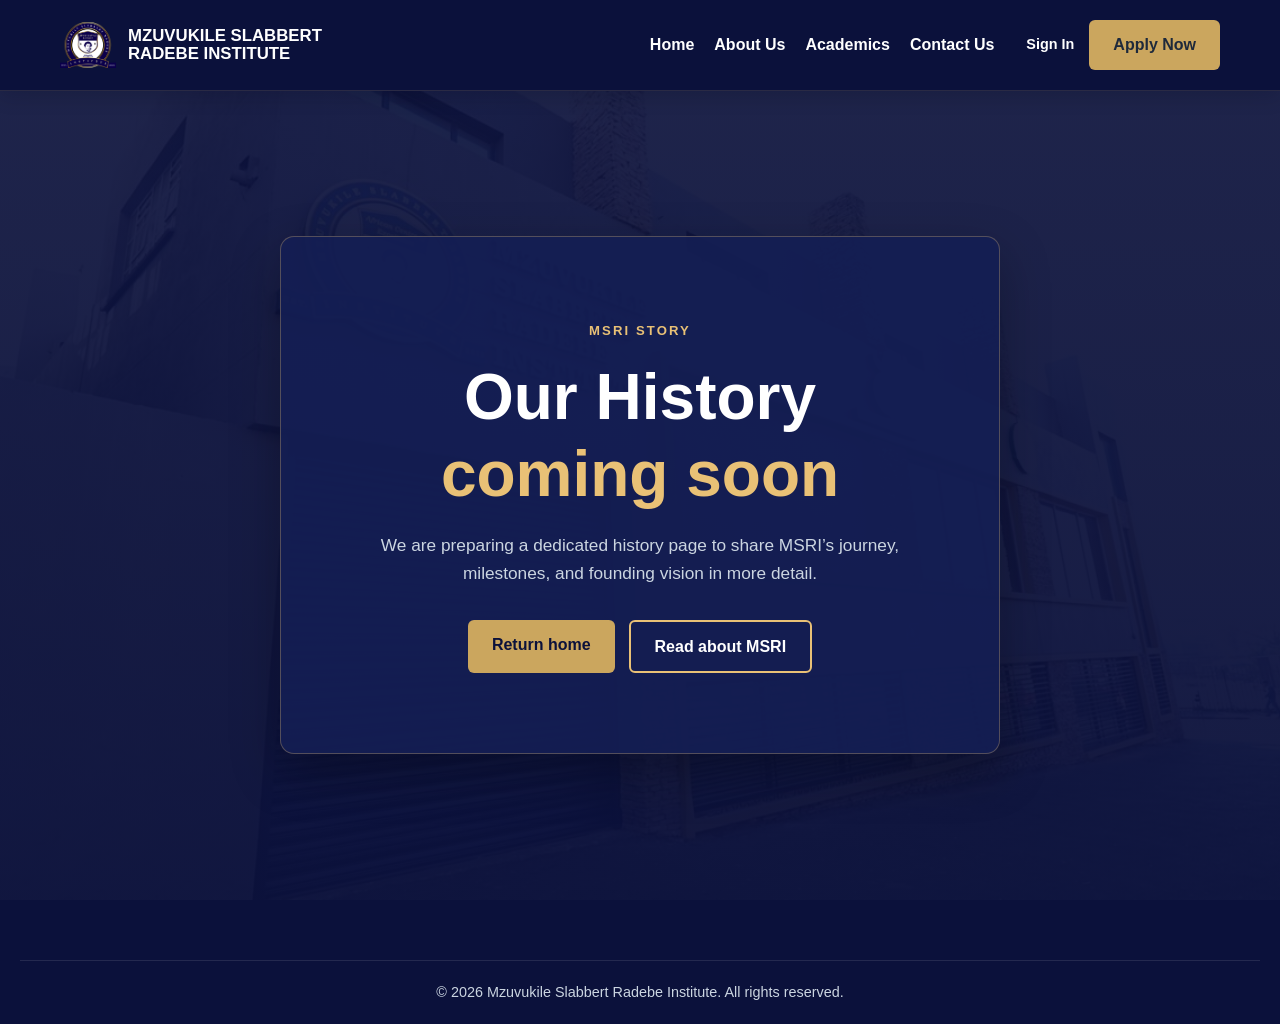
<file: history.html>
<!doctype html>
<html lang="en">
  <head>
    <meta charset="UTF-8" />
    <meta name="viewport" content="width=device-width, initial-scale=1.0" />
    <title>Our History | MSRI</title>
    <meta name="description" content="The MSRI history page is coming soon." />
    <meta name="robots" content="noindex, follow" />
    <meta name="keywords" content="MSRI history, institute history" />
    <meta name="author" content="Mzuvukile Slabbert Radebe Institute" />
    <link rel="icon" type="image/png" href="./assets/img/branding/logo-square.png" />
    <link rel="apple-touch-icon" sizes="180x180" href="./assets/img/branding/apple-touch-icon.png" />
    <meta name="theme-color" content="#0D0D46" />
    <!-- Open Graph / Facebook -->
    <meta property="og:type" content="website" />
    <meta property="og:site_name" content="MSRI | Mzuvukile Slabbert Radebe Institute" />
    <meta property="og:title" content="Our History | MSRI" />
    <meta property="og:description" content="The MSRI history page is coming soon." />
    <meta property="og:url" content="https://msri.education/" />
    <meta property="og:image" content="https://msri.education/assets/img/og/og-cover.jpg" />
    <meta property="og:image:width" content="1200" />
    <meta property="og:image:height" content="630" />
    <meta property="og:image:alt" content="MSRI — Mzuvukile Slabbert Radebe Institute, African Centre of Excellence" />
    <meta property="og:locale" content="en_ZA" />
    <!-- Twitter Card -->
    <meta name="twitter:card" content="summary_large_image" />
    <meta name="twitter:title" content="Our History | MSRI" />
    <meta name="twitter:description" content="The MSRI history page is coming soon." />
    <meta name="twitter:image" content="https://msri.education/assets/img/og/og-cover.jpg" />
    <link rel="stylesheet" href="./assets/css/global.css" />
    <link rel="stylesheet" href="./assets/css/components.css" />
    <link rel="stylesheet" href="./assets/css/pages/coming-soon.css" />
    <script src="./assets/js/main.js" defer></script>
  </head>
  <body>
    <header>
      <div class="nav-container">
        <div class="logo">
          <a href="index.html">
            <img src="./assets/img/branding/logo.png" alt="MSRI Logo" />
            <div class="logo-text">MZUVUKILE SLABBERT<br />RADEBE INSTITUTE</div>
          </a>
        </div>
        <button class="open-menu" type="button" aria-label="Open navigation menu" aria-expanded="false" aria-controls="mobile-nav">
          <svg class="hamburger-menu-icon" viewBox="0 0 24 24" aria-hidden="true"><path d="M5 6.5H19V8H5V6.5Z" /><path d="M5 16.5H19V18H5V16.5Z" /><path d="M5 11.5H19V13H5V11.5Z" /></svg>
        </button>
        <nav class="nav-links" id="mobile-nav">
          <ul class="link-list">
            <li><a href="index.html">Home</a></li>
            <li><a href="about-us.html">About Us</a></li>
            <li><a href="academics.html">Academics</a></li>
            <li><a href="contact.html">Contact Us</a></li>
          </ul>
          <div class="header-actions">
            <a href="login.html">Sign In</a>
            <a href="apply.html" class="btn btn-gold">Apply Now</a>
          </div>
        </nav>
      </div>
    </header>

    <main class="status-page">
      <section class="status-card" aria-labelledby="status-title">
        <span class="status-eyebrow">MSRI story</span>
        <h1 id="status-title">Our History <span>coming soon</span></h1>
        <p>We are preparing a dedicated history page to share MSRI’s journey, milestones, and founding vision in more detail.</p>
        <div class="status-actions">
          <a href="index.html" class="btn btn-gold">Return home</a>
          <a href="about-us.html" class="btn btn-outline">Read about MSRI</a>
        </div>
      </section>
    </main>

    <footer>
      <div class="footer-bottom">&copy; 2026 Mzuvukile Slabbert Radebe Institute. All rights reserved.</div>
    </footer>
  </body>
</html>
</file>
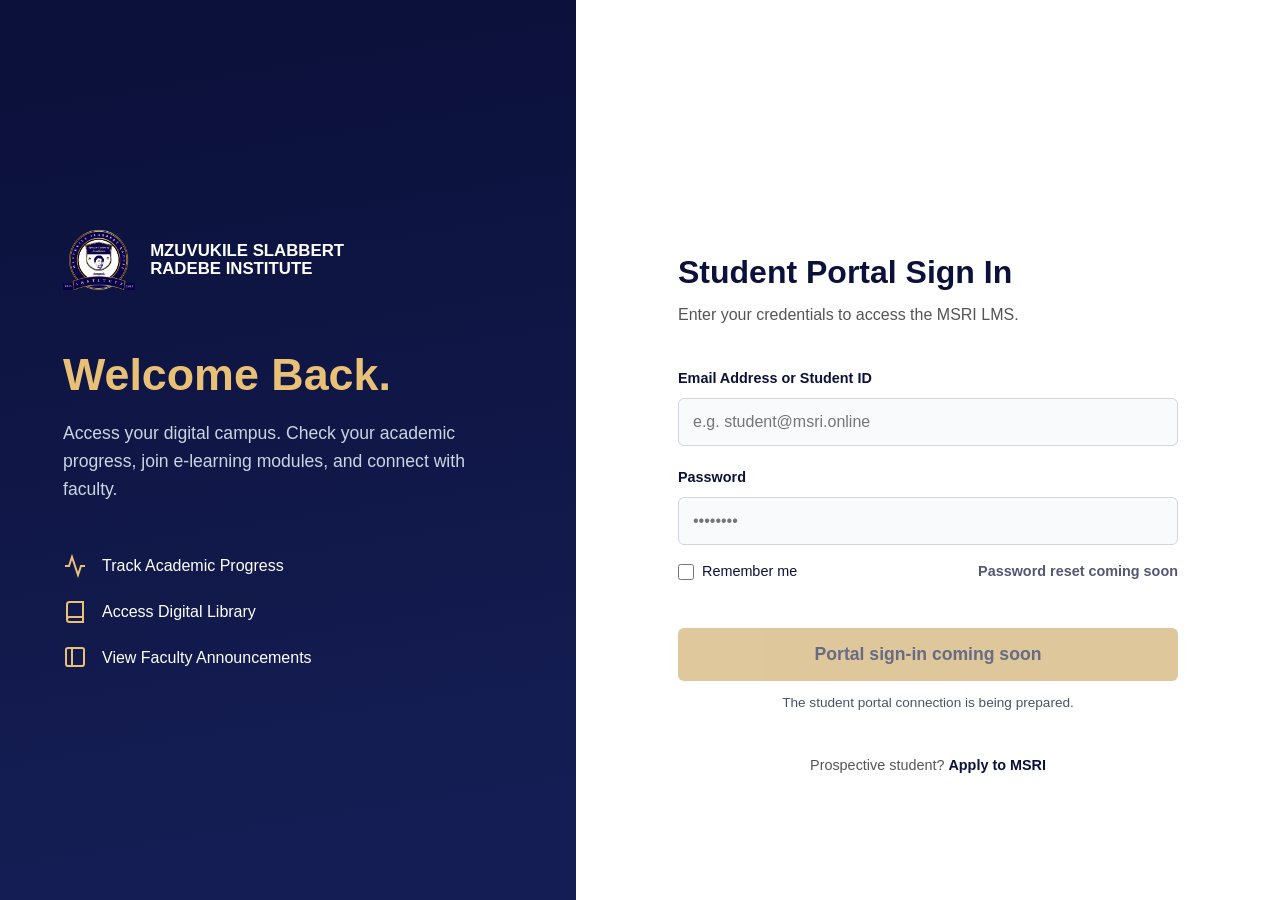
<file: login.html>
<!doctype html>
<html lang="en">
  <head>
    <meta charset="UTF-8" />
    <meta name="viewport" content="width=device-width, initial-scale=1.0" />
    <title>Student Login | MSRI</title>
    <meta name="description" content="Sign in to the MSRI student portal." />
    <meta name="robots" content="noindex, follow" />
    <meta name="keywords" content="MSRI student login, student portal" />
    <meta name="author" content="Mzuvukile Slabbert Radebe Institute" />
    <link rel="icon" type="image/png" href="./assets/img/branding/logo-square.png" />
    <link rel="apple-touch-icon" sizes="180x180" href="./assets/img/branding/apple-touch-icon.png" />
    <meta name="theme-color" content="#0D0D46" />
    <link rel="stylesheet" href="./assets/css/global.css" />
    <link rel="stylesheet" href="./assets/css/components.css" />
    <link rel="stylesheet" href="./assets/css/pages/apply.css" />
    <link rel="stylesheet" href="./assets/css/pages/login.css" />
    <script src="./assets/js/main.js" defer></script>
  </head>
  <body class="application-body">
    <div class="app-split-layout">
      <!-- LEFT SIDE: Portal Branding -->
      <div class="app-sidebar">
        <div class="app-sidebar-content">
          <a href="index.html" class="app-logo">
            <img
              src="./assets/img/branding/logo.png"
              alt="MSRI Logo"
              class="logo-image"
            />
            <div class="logo-text">
              MZUVUKILE SLABBERT<br />RADEBE INSTITUTE
            </div>
          </a>

          <div class="app-sidebar-text">
            <h1>Welcome Back.</h1>
            <p>
              Access your digital campus. Check your academic progress, join
              e-learning modules, and connect with faculty.
            </p>
          </div>

          <ul class="app-trust-list">
            <li>
              <svg
                viewBox="0 0 24 24"
                fill="none"
                stroke="currentColor"
                stroke-width="2"
              >
                <path d="M22 12h-4l-3 9L9 3l-3 9H2" />
              </svg>
              Track Academic Progress
            </li>
            <li>
              <svg
                viewBox="0 0 24 24"
                fill="none"
                stroke="currentColor"
                stroke-width="2"
              >
                <path d="M4 19.5A2.5 2.5 0 0 1 6.5 17H20"></path>
                <path
                  d="M6.5 2H20v20H6.5A2.5 2.5 0 0 1 4 19.5v-15A2.5 2.5 0 0 1 6.5 2z"
                ></path>
              </svg>
              Access Digital Library
            </li>
            <li>
              <svg
                viewBox="0 0 24 24"
                fill="none"
                stroke="currentColor"
                stroke-width="2"
              >
                <rect x="3" y="3" width="18" height="18" rx="2" ry="2" />
                <line x1="9" y1="3" x2="9" y2="21" />
              </svg>
              View Faculty Announcements
            </li>
          </ul>
        </div>
      </div>

      <!-- RIGHT SIDE: The Login Form -->
      <div class="app-form-area">
        <div class="app-form-wrapper">
          <div class="app-form-header">
            <h2>Student Portal Sign In</h2>
            <p>Enter your credentials to access the MSRI LMS.</p>
          </div>

          <form class="msri-apply-form">
            <div class="form-group">
              <label for="email">Email Address or Student ID</label>
              <input
                type="text"
                id="email"
                name="email"
                inputmode="email"
                autocomplete="username"
                required
                placeholder="e.g. student@msri.online"
              />
            </div>

            <div class="form-group">
              <label for="password">Password</label>
              <input
                type="password"
                id="password"
                name="password"
                autocomplete="current-password"
                required
                placeholder="••••••••"
              />
            </div>

            <!-- Login specific row: Remember Me & Forgot Password -->
            <div class="form-login-options">
              <label class="remember-me">
                <input type="checkbox" id="remember" name="remember" />
                <span>Remember me</span>
              </label>
              <span class="forgot-password is-unavailable" aria-disabled="true">Password reset coming soon</span>
            </div>

            <button type="submit" class="btn btn-gold btn-full btn-disabled" disabled>Portal sign-in coming soon</button>
            <p class="form-status-note" role="status">The student portal connection is being prepared.</p>

            <div class="form-footer">
              Prospective student? <a href="apply.html">Apply to MSRI</a>
            </div>
          </form>
        </div>
      </div>
    </div>
  </body>
</html>
</file>
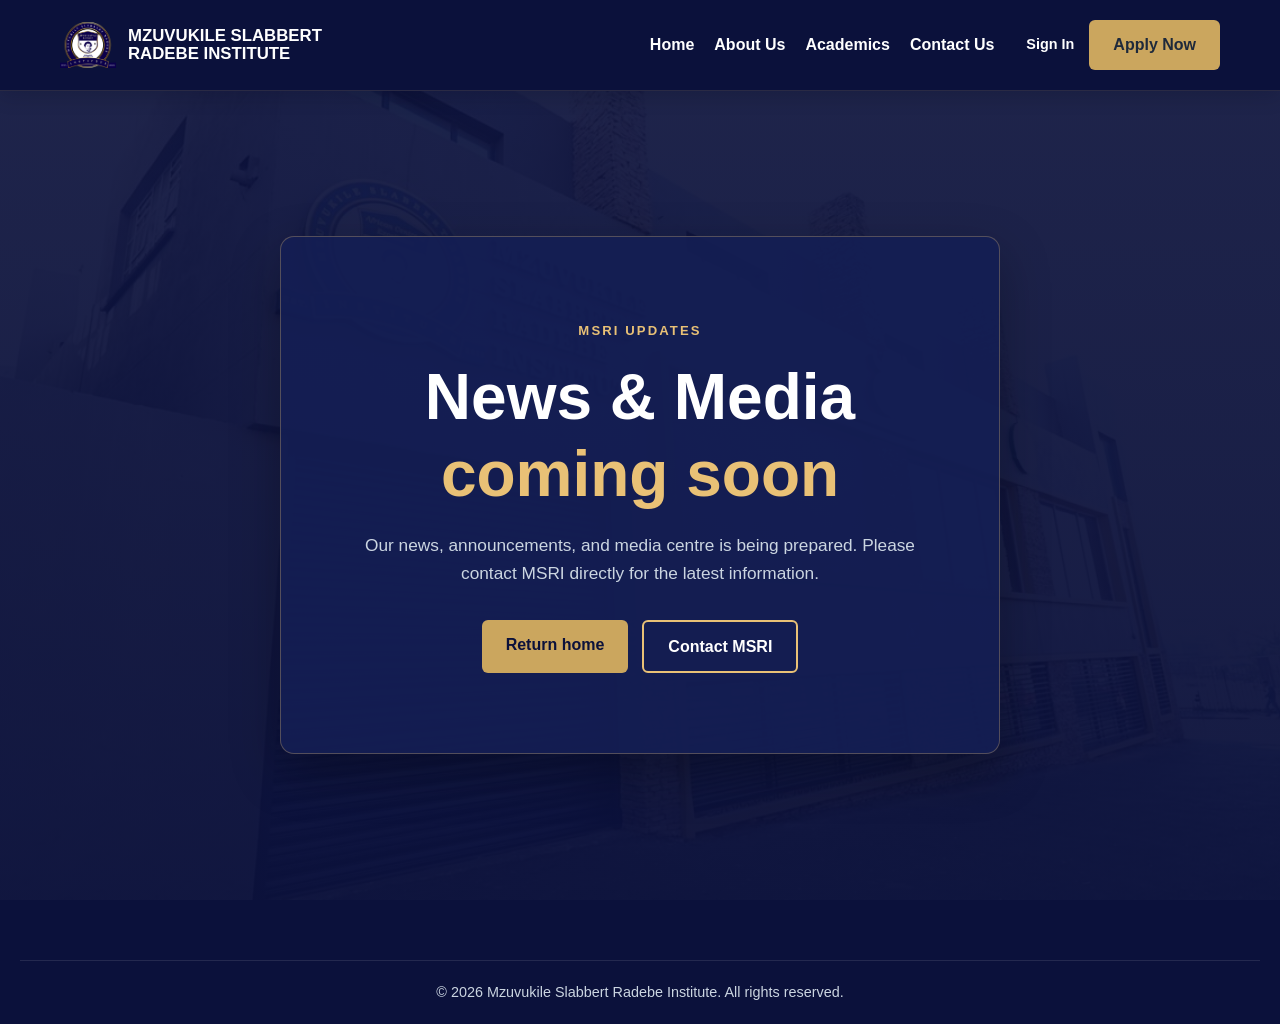
<file: news-media.html>
<!doctype html>
<html lang="en">
  <head>
    <meta charset="UTF-8" />
    <meta name="viewport" content="width=device-width, initial-scale=1.0" />
    <title>News & Media | MSRI</title>
    <meta name="description" content="MSRI news and media hub coming soon." />
    <meta name="robots" content="noindex, follow" />
    <meta name="keywords" content="MSRI news, media, press" />
    <meta name="author" content="Mzuvukile Slabbert Radebe Institute" />
    <link rel="icon" type="image/png" href="./assets/img/branding/logo-square.png" />
    <link rel="apple-touch-icon" sizes="180x180" href="./assets/img/branding/apple-touch-icon.png" />
    <meta name="theme-color" content="#0D0D46" />
    <!-- Open Graph / Facebook -->
    <meta property="og:type" content="website" />
    <meta property="og:site_name" content="MSRI | Mzuvukile Slabbert Radebe Institute" />
    <meta property="og:title" content="News & Media | MSRI" />
    <meta property="og:description" content="MSRI news and media hub coming soon." />
    <meta property="og:url" content="https://msri.education/" />
    <meta property="og:image" content="https://msri.education/assets/img/og/og-cover.jpg" />
    <meta property="og:image:width" content="1200" />
    <meta property="og:image:height" content="630" />
    <meta property="og:image:alt" content="MSRI — Mzuvukile Slabbert Radebe Institute, African Centre of Excellence" />
    <meta property="og:locale" content="en_ZA" />
    <!-- Twitter Card -->
    <meta name="twitter:card" content="summary_large_image" />
    <meta name="twitter:title" content="News & Media | MSRI" />
    <meta name="twitter:description" content="MSRI news and media hub coming soon." />
    <meta name="twitter:image" content="https://msri.education/assets/img/og/og-cover.jpg" />
    <link rel="stylesheet" href="./assets/css/global.css" />
    <link rel="stylesheet" href="./assets/css/components.css" />
    <link rel="stylesheet" href="./assets/css/pages/coming-soon.css" />
    <script src="./assets/js/main.js" defer></script>
  </head>
  <body>
    <header>
      <div class="nav-container">
        <div class="logo">
          <a href="index.html">
            <img src="./assets/img/branding/logo.png" alt="MSRI Logo" />
            <div class="logo-text">MZUVUKILE SLABBERT<br />RADEBE INSTITUTE</div>
          </a>
        </div>
        <button class="open-menu" type="button" aria-label="Open navigation menu" aria-expanded="false" aria-controls="mobile-nav">
          <svg class="hamburger-menu-icon" viewBox="0 0 24 24" aria-hidden="true"><path d="M5 6.5H19V8H5V6.5Z" /><path d="M5 16.5H19V18H5V16.5Z" /><path d="M5 11.5H19V13H5V11.5Z" /></svg>
        </button>
        <nav class="nav-links" id="mobile-nav">
          <ul class="link-list">
            <li><a href="index.html">Home</a></li>
            <li><a href="about-us.html">About Us</a></li>
            <li><a href="academics.html">Academics</a></li>
            <li><a href="contact.html">Contact Us</a></li>
          </ul>
          <div class="header-actions">
            <a href="login.html">Sign In</a>
            <a href="apply.html" class="btn btn-gold">Apply Now</a>
          </div>
        </nav>
      </div>
    </header>

    <main class="status-page">
      <section class="status-card" aria-labelledby="status-title">
        <span class="status-eyebrow">MSRI updates</span>
        <h1 id="status-title">News &amp; Media <span>coming soon</span></h1>
        <p>Our news, announcements, and media centre is being prepared. Please contact MSRI directly for the latest information.</p>
        <div class="status-actions">
          <a href="index.html" class="btn btn-gold">Return home</a>
          <a href="contact.html" class="btn btn-outline">Contact MSRI</a>
        </div>
      </section>
    </main>

    <footer>
      <div class="footer-bottom">&copy; 2026 Mzuvukile Slabbert Radebe Institute. All rights reserved.</div>
    </footer>
  </body>
</html>
</file>
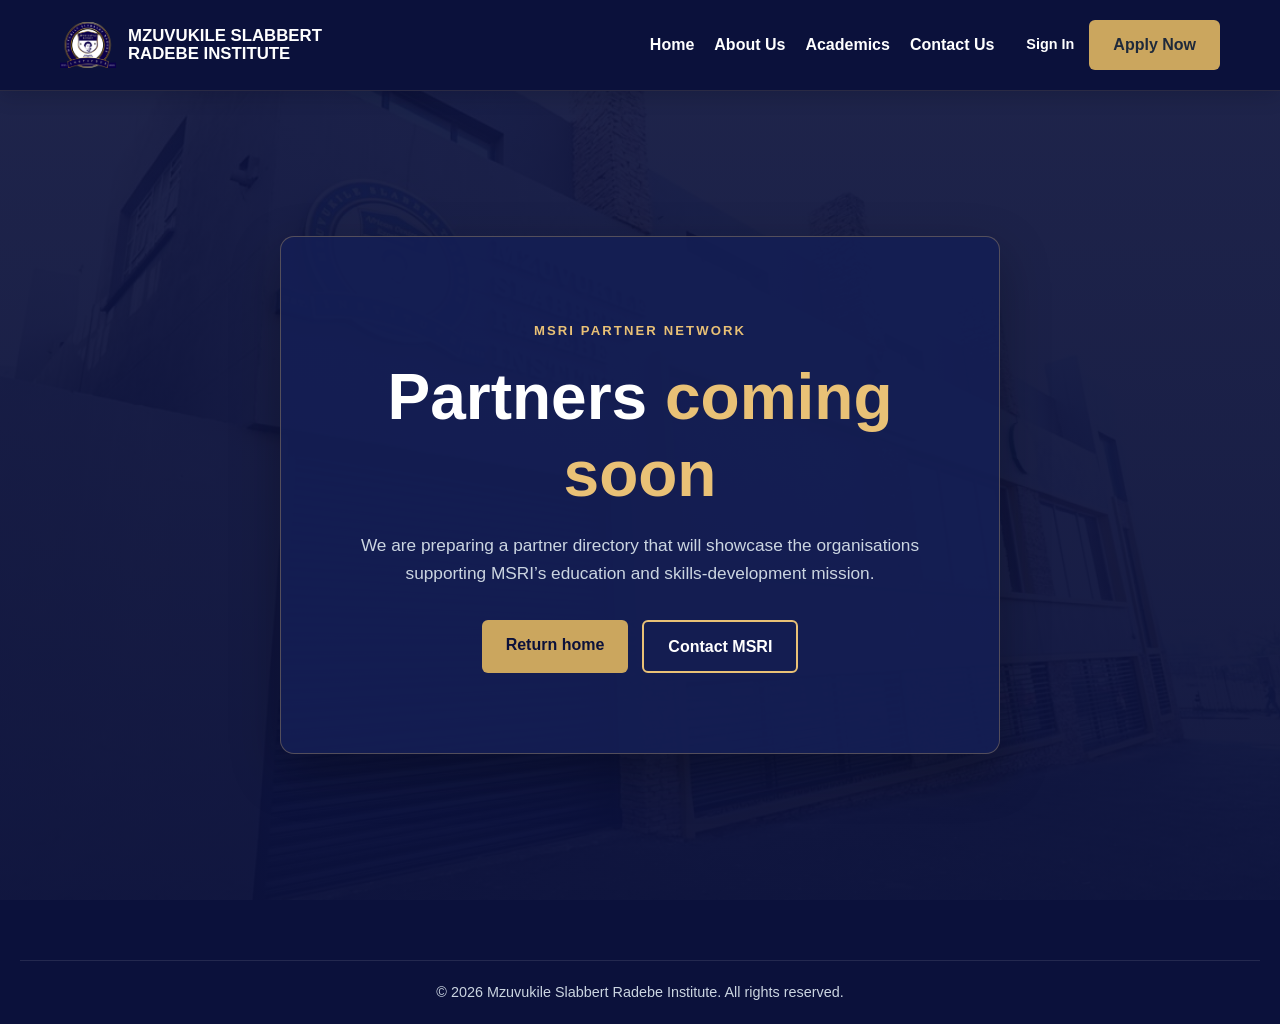
<file: partners.html>
<!doctype html>
<html lang="en">
  <head>
    <meta charset="UTF-8" />
    <meta name="viewport" content="width=device-width, initial-scale=1.0" />
    <title>Partners | MSRI</title>
    <meta name="description" content="MSRI partner directory coming soon." />
    <meta name="robots" content="noindex, follow" />
    <meta name="keywords" content="MSRI partners, partnerships" />
    <meta name="author" content="Mzuvukile Slabbert Radebe Institute" />
    <link rel="icon" type="image/png" href="./assets/img/branding/logo-square.png" />
    <link rel="apple-touch-icon" sizes="180x180" href="./assets/img/branding/apple-touch-icon.png" />
    <meta name="theme-color" content="#0D0D46" />
    <!-- Open Graph / Facebook -->
    <meta property="og:type" content="website" />
    <meta property="og:site_name" content="MSRI | Mzuvukile Slabbert Radebe Institute" />
    <meta property="og:title" content="Partners | MSRI" />
    <meta property="og:description" content="MSRI partner directory coming soon." />
    <meta property="og:url" content="https://msri.education/" />
    <meta property="og:image" content="https://msri.education/assets/img/og/og-cover.jpg" />
    <meta property="og:image:width" content="1200" />
    <meta property="og:image:height" content="630" />
    <meta property="og:image:alt" content="MSRI — Mzuvukile Slabbert Radebe Institute, African Centre of Excellence" />
    <meta property="og:locale" content="en_ZA" />
    <!-- Twitter Card -->
    <meta name="twitter:card" content="summary_large_image" />
    <meta name="twitter:title" content="Partners | MSRI" />
    <meta name="twitter:description" content="MSRI partner directory coming soon." />
    <meta name="twitter:image" content="https://msri.education/assets/img/og/og-cover.jpg" />
    <link rel="stylesheet" href="./assets/css/global.css" />
    <link rel="stylesheet" href="./assets/css/components.css" />
    <link rel="stylesheet" href="./assets/css/pages/coming-soon.css" />
    <script src="./assets/js/main.js" defer></script>
  </head>
  <body>
    <header>
      <div class="nav-container">
        <div class="logo">
          <a href="index.html">
            <img src="./assets/img/branding/logo.png" alt="MSRI Logo" />
            <div class="logo-text">MZUVUKILE SLABBERT<br />RADEBE INSTITUTE</div>
          </a>
        </div>
        <button class="open-menu" type="button" aria-label="Open navigation menu" aria-expanded="false" aria-controls="mobile-nav">
          <svg class="hamburger-menu-icon" viewBox="0 0 24 24" aria-hidden="true"><path d="M5 6.5H19V8H5V6.5Z" /><path d="M5 16.5H19V18H5V16.5Z" /><path d="M5 11.5H19V13H5V11.5Z" /></svg>
        </button>
        <nav class="nav-links" id="mobile-nav">
          <ul class="link-list">
            <li><a href="index.html">Home</a></li>
            <li><a href="about-us.html">About Us</a></li>
            <li><a href="academics.html">Academics</a></li>
            <li><a href="contact.html">Contact Us</a></li>
          </ul>
          <div class="header-actions">
            <a href="login.html">Sign In</a>
            <a href="apply.html" class="btn btn-gold">Apply Now</a>
          </div>
        </nav>
      </div>
    </header>

    <main class="status-page">
      <section class="status-card" aria-labelledby="status-title">
        <span class="status-eyebrow">MSRI partner network</span>
        <h1 id="status-title">Partners <span>coming soon</span></h1>
        <p>We are preparing a partner directory that will showcase the organisations supporting MSRI’s education and skills-development mission.</p>
        <div class="status-actions">
          <a href="index.html" class="btn btn-gold">Return home</a>
          <a href="contact.html" class="btn btn-outline">Contact MSRI</a>
        </div>
      </section>
    </main>

    <footer>
      <div class="footer-bottom">&copy; 2026 Mzuvukile Slabbert Radebe Institute. All rights reserved.</div>
    </footer>
  </body>
</html>
</file>
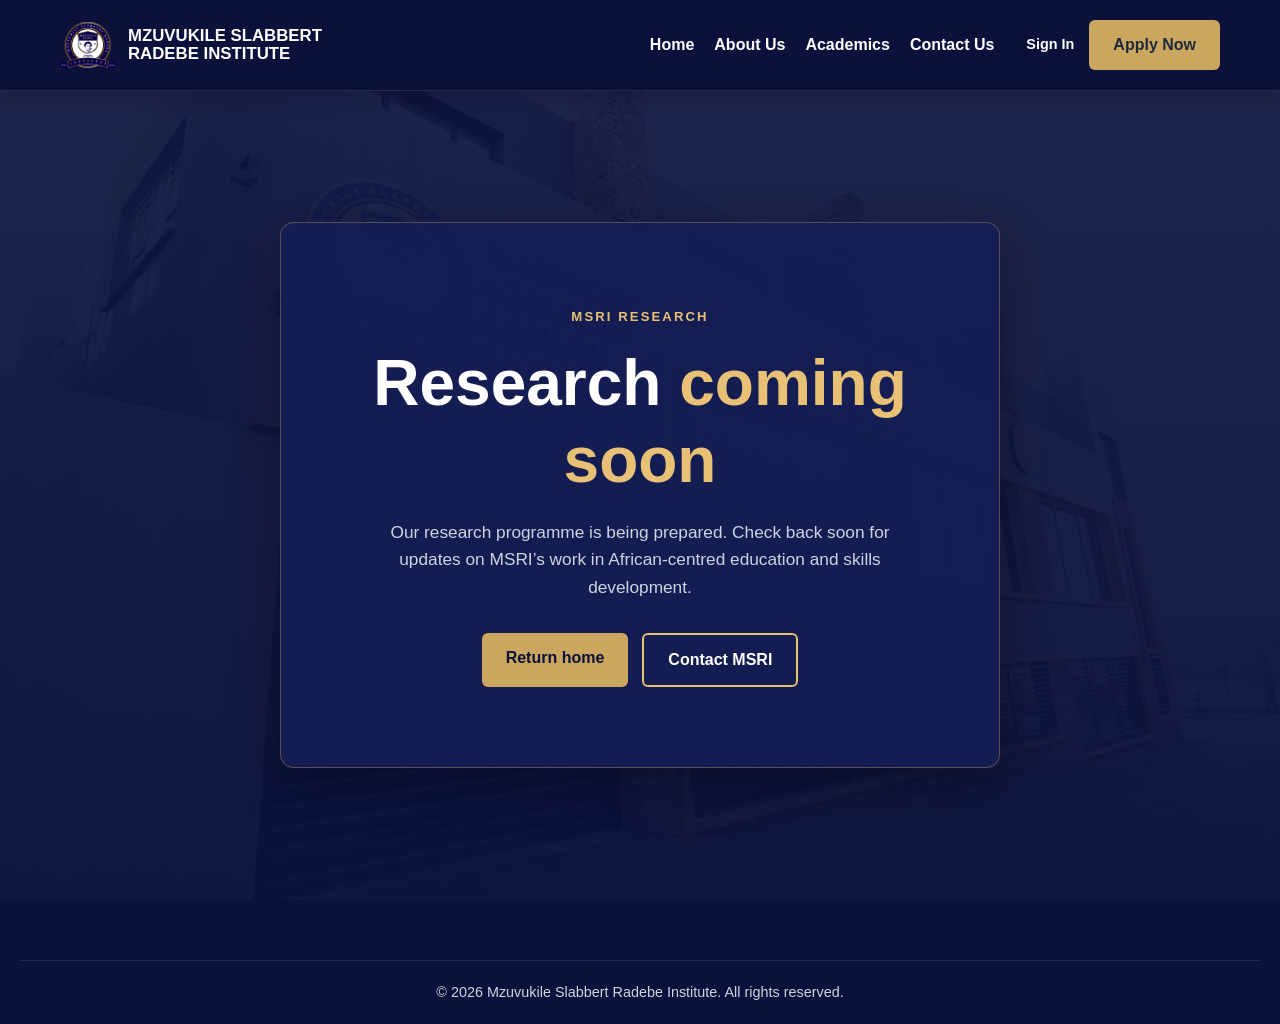
<file: research.html>
<!doctype html>
<html lang="en">
  <head>
    <meta charset="UTF-8" />
    <meta name="viewport" content="width=device-width, initial-scale=1.0" />
    <title>Research | MSRI</title>
    <meta name="description" content="MSRI research programme coming soon." />
    <meta name="robots" content="noindex, follow" />
    <meta name="keywords" content="MSRI research, agricultural research" />
    <meta name="author" content="Mzuvukile Slabbert Radebe Institute" />
    <link rel="icon" type="image/png" href="./assets/img/branding/logo-square.png" />
    <link rel="apple-touch-icon" sizes="180x180" href="./assets/img/branding/apple-touch-icon.png" />
    <meta name="theme-color" content="#0D0D46" />
    <!-- Open Graph / Facebook -->
    <meta property="og:type" content="website" />
    <meta property="og:site_name" content="MSRI | Mzuvukile Slabbert Radebe Institute" />
    <meta property="og:title" content="Research | MSRI" />
    <meta property="og:description" content="MSRI research programme coming soon." />
    <meta property="og:url" content="https://msri.education/" />
    <meta property="og:image" content="https://msri.education/assets/img/og/og-cover.jpg" />
    <meta property="og:image:width" content="1200" />
    <meta property="og:image:height" content="630" />
    <meta property="og:image:alt" content="MSRI — Mzuvukile Slabbert Radebe Institute, African Centre of Excellence" />
    <meta property="og:locale" content="en_ZA" />
    <!-- Twitter Card -->
    <meta name="twitter:card" content="summary_large_image" />
    <meta name="twitter:title" content="Research | MSRI" />
    <meta name="twitter:description" content="MSRI research programme coming soon." />
    <meta name="twitter:image" content="https://msri.education/assets/img/og/og-cover.jpg" />
    <link rel="stylesheet" href="./assets/css/global.css" />
    <link rel="stylesheet" href="./assets/css/components.css" />
    <link rel="stylesheet" href="./assets/css/pages/coming-soon.css" />
    <script src="./assets/js/main.js" defer></script>
  </head>
  <body>
    <header>
      <div class="nav-container">
        <div class="logo">
          <a href="index.html">
            <img src="./assets/img/branding/logo.png" alt="MSRI Logo" />
            <div class="logo-text">MZUVUKILE SLABBERT<br />RADEBE INSTITUTE</div>
          </a>
        </div>
        <button class="open-menu" type="button" aria-label="Open navigation menu" aria-expanded="false" aria-controls="mobile-nav">
          <svg class="hamburger-menu-icon" viewBox="0 0 24 24" aria-hidden="true"><path d="M5 6.5H19V8H5V6.5Z" /><path d="M5 16.5H19V18H5V16.5Z" /><path d="M5 11.5H19V13H5V11.5Z" /></svg>
        </button>
        <nav class="nav-links" id="mobile-nav">
          <ul class="link-list">
            <li><a href="index.html">Home</a></li>
            <li><a href="about-us.html">About Us</a></li>
            <li><a href="academics.html">Academics</a></li>
            <li><a href="contact.html">Contact Us</a></li>
          </ul>
          <div class="header-actions">
            <a href="login.html">Sign In</a>
            <a href="apply.html" class="btn btn-gold">Apply Now</a>
          </div>
        </nav>
      </div>
    </header>

    <main class="status-page">
      <section class="status-card" aria-labelledby="status-title">
        <span class="status-eyebrow">MSRI research</span>
        <h1 id="status-title">Research <span>coming soon</span></h1>
        <p>Our research programme is being prepared. Check back soon for updates on MSRI’s work in African-centred education and skills development.</p>
        <div class="status-actions">
          <a href="index.html" class="btn btn-gold">Return home</a>
          <a href="contact.html" class="btn btn-outline">Contact MSRI</a>
        </div>
      </section>
    </main>

    <footer>
      <div class="footer-bottom">&copy; 2026 Mzuvukile Slabbert Radebe Institute. All rights reserved.</div>
    </footer>
  </body>
</html>
</file>
<file: assets/css/pages/home.css>
/* Hero Section */

.hero {
  background-color: var(--primary-navy);
  color: var(--white);
  padding: 100px 20px;
  text-align: center;
  background-image:
    linear-gradient(rgba(11, 17, 59, 0.5), rgba(11, 17, 59, 0.9)),
    url("../../img/heroes/hero-img-1.jpg");
  background-size: cover;
  background-position: center;
  animation: heroslider 24s infinite ease-in-out;
}

@keyframes heroslider {
  /* Image 1 */
  0%,
  12.5% {
    background-image:
      linear-gradient(rgba(11, 17, 59, 0.5), rgba(11, 17, 59, 0.9)),
      url("../../img/heroes/hero-img-1.jpg");
  }
  /* Image 2 */
  16.6%,
  29.1% {
    background-image:
      linear-gradient(rgba(11, 17, 59, 0.5), rgba(11, 17, 59, 0.9)),
      url("../../img/heroes/hero-img-2.jpg");
  }
  /* Image 3 */
  33.3%,
  45.8% {
    background-image:
      linear-gradient(rgba(11, 17, 59, 0.5), rgba(11, 17, 59, 0.9)),
      url("../../img/heroes/hero-img-3.jpg");
  }
  /* Image 4 */
  50%,
  62.5% {
    background-image:
      linear-gradient(rgba(11, 17, 59, 0.5), rgba(11, 17, 59, 0.9)),
      url("../../img/heroes/hero-img-4.jpg");
  }
  /* Image 5 */
  66.6%,
  79.1% {
    background-image:
      linear-gradient(rgba(11, 17, 59, 0.5), rgba(11, 17, 59, 0.9)),
      url("../../img/heroes/hero-img-5.jpg");
  }
  /* Image 6 */
  83.3%,
  95.8% {
    background-image:
      linear-gradient(rgba(11, 17, 59, 0.5), rgba(11, 17, 59, 0.9)),
      url("../../img/heroes/hero-img-6.jpeg");
  }
  /* Flawless wrap back to Image 1 */
  100% {
    background-image:
      linear-gradient(rgba(11, 17, 59, 0.5), rgba(11, 17, 59, 0.9)),
      url("../../img/heroes/hero-img-1.jpg");
  }
}

.hero-content {
  max-width: 800px;
  margin: 0 auto;
}

.hero h1 {
  color: var(--accent-gold);
  font-size: 3.5rem;
  margin-bottom: 20px;
}

.hero p {
  font-size: 1.2rem;
  margin-bottom: 40px;
  color: #cbd5e1;
}

.hero-buttons {
  display: flex;
  gap: 20px;
  justify-content: center;
}

/* STATS / IMPACT STRIP */

.stats-strip {
  background-color: var(--primary-navy-light);
  color: var(--white);
  padding: 40px 20px;
}

.stats-grid {
  max-width: 1200px;
  margin: 0 auto;
  display: grid;
  grid-template-columns: repeat(auto-fit, minmax(200px, 1fr));
  gap: 30px;
  text-align: center;
}

.stat-number {
  font-family: var(--font-heading);
  color: var(--accent-gold);
  font-size: 2.5rem;
  margin-bottom: 5px;
}

.stat-label {
  font-size: 0.9rem;
  text-transform: uppercase;
  letter-spacing: 1px;
  color: #cbd5e1;
}

/* ACADEMIES SECTION */

.academics {
  padding: 80px 20px;
  max-width: 1200px;
  margin: 0 auto;
  display: flex;
  flex-direction: column;
}

.academics a {
  align-self: center;
  margin-top: 30px;
  margin-bottom: 0;
}

.section-header {
  text-align: center;
  margin-bottom: 50px;
}

.section-header h2 {
  color: var(--primary-navy);
  font-size: 2.5rem;
  margin-bottom: 10px;
}

.section-header p {
  color: var(--text-gray);
  font-size: 1.1rem;
}

.card-grid {
  display: grid;
  grid-template-columns: repeat(auto-fit, minmax(300px, 1fr));
  gap: 30px;
}

.card {
  background: var(--white);
  padding: 40px 30px;
  border-radius: 8px;
  box-shadow: 0 4px 6px rgba(0, 0, 0, 0.05);
  border-top: 4px solid var(--primary-navy-light);
  text-align: center;
  transition: transform 0.3s ease;
}

.card:hover {
  transform: translateY(-5px);
  transition: all 0.3s ease;
}

.card-icon {
  font-size: 3rem;
  margin-bottom: 20px;
}

.card h3 {
  color: var(--primary-navy);
  margin-bottom: 15px;
  font-size: 1.4rem;
}

.card p {
  color: var(--text-gray);
  margin-bottom: 25px;
  font-size: 0.95rem;
}

.card .academic-list {
  text-align: start;
}

/* FOUNDATION & VISION */

.foundation {
  background-color: var(--primary-navy-light);
  padding: 40px 20px;
}

.foundation-container {
  max-width: 1200px;
  margin: 0 auto;
  display: flex;
  align-items: center;
  gap: 50px;
}

.foundation-text {
  flex: 1;
}

.foundation-text h2 {
  color: var(--white);
  font-size: 2.5rem;
  margin-bottom: 20px;
}

.foundation-text p {
  color: var(--bg-light);
  margin-bottom: 20px;
  font-size: 1.1rem;
}

.foundation-image {
  flex: 1;
  text-align: center;
  /* background: var(--primary-navy); */
  padding: 40px;
  border-radius: 8px;
}

.foundation-image img {
  max-width: 100%;
  height: auto;
  border: 4px solid var(--accent-gold);
  width: 300px;
}

/* Partners */

.partners h2 {
  color: var(--primary-navy);
  font-size: 2.5rem;
  margin-top: 40px;
  margin-bottom: 40px;
  text-align: center;
}

/* Partners Container Area */
.partners-container {
  width: 100%;
  max-width: 1200px;
  margin: auto;
  overflow: hidden; /* Cuts off extra logos outside the frame */
  border-radius: 8px;
  margin-bottom: 50px;
}

/* The Sliding Track */
.partner-slider {
  display: flex;
  gap: 200px; /* Your layout spacing */
  align-items: center;
  flex-wrap: nowrap;
  width: max-content; /* Prevents logos from being compressed */

  /* Triggers the seamless crawl animation */
  animation: continuousCrawl 30s linear infinite;
}

.partner-slider img {
  width: 200px;
  flex-shrink: 0;
}

/* The Seamless Animation Path */
@keyframes continuousCrawl {
  0% {
    transform: translateX(0);
  }
  100% {
    /* Moves by exactly half the track width (the first full set of logos) */
    transform: translateX(-50%);
  }
}

/* Page Media Queries */
@media (max-width: 768px) {
  .hero h1 {
    font-size: 2.5rem;
  }

  .hero-buttons {
    flex-direction: column;
  }

  .foundation-container {
    flex-direction: column;
  }
}
</file>
<file: assets/css/global.css>
* {
  margin: 0;
  padding: 0;
  box-sizing: border-box;
}

:root {
  --primary-navy: #0b113b;
  --primary-navy-light: #151e54;
  --accent-gold: #e9c176;
  --accent-gold-hover: #cba65e;
  --text-dark: #1e293b;
  --text-gray: #475569;
  --bg-light: #f8fafc;
  --white: #ffffff;
  --font-heading: Candara, Calibri, Segoe, Segoe UI, Optima, Arial, sans-serif;
  --font-body: Candara, Calibri, Segoe, Segoe UI, Optima, Arial, sans-serif;
}

html,
body {
  font-family: var(--font-body);
  color: var(--text-dark);
  background-color: var(--bg-light);
  line-height: 1.6;
  max-width: 100%;
  overflow-x: clip;
  overflow-y: visible;
}

h1,
h2,
h3 {
  font-family: var(--font-heading);
  font-weight: 700;
  line-height: 1.2;
}

a {
  text-decoration: none;
  color: inherit;
}
</file>
<file: assets/css/components.css>
body {
  padding-top: 90px;
}

/* Button Section */

.btn {
  display: inline-block;
  padding: 12px 24px;
  border-radius: 6px;
  font-weight: 600;
  cursor: pointer;
  border: none;
}

.btn-gold {
  background-color: var(--accent-gold-hover);
  color: var(--primary-navy);
}

.btn-gold:hover {
  background-color: var(--accent-gold-hover);
  transform: translate(-2px);
  transition: all 0.3s ease;
}

.btn-outline {
  background-color: transparent;
  color: var(--white);
  border: 2px solid var(--accent-gold);
}

.btn-outline:hover {
  background-color: var(--accent-gold);
  color: var(--primary-navy);
  transition: all 0.3s ease;
}

.btn-outline-card {
  color: var(--primary-navy);
  border-color: var(--primary-navy);
  transition: all 0.3s ease;
  border: 2px solid var(--primary-navy);
}

.btn-outline-card:hover {
  background-color: var(--primary-navy);
  color: var(--white);
  transition: all 0.3s ease;
}

/* Navigation Section */

header {
  background-color: var(--primary-navy);
  /* box-shadow: 0 2px 10px rgba(0, 0, 0, 0.1); */
  position: fixed;
  top: 0;
  z-index: 1000;
  width: 100%;
}

.nav-container {
  max-width: 1200px;
  margin: 0 auto;
  padding: 15px 20px;
  display: flex;
  justify-content: space-between;
  align-items: center;
}

.link-list {
  display: flex;
  gap: 20px;
  list-style: none;
}

.dropdown-menu {
  position: absolute;
  list-style: none;
  background-color: var(--primary-navy-light);
  color: var(--accent-gold);
  width: 130px;
  box-shadow: 0 4px 12px rgba(0, 0, 0, 0.1);
  border-radius: 4px;
  padding: 10px 10px;
  margin: 0;

  visibility: hidden;
  opacity: 0;
}

.has-dropdown-menu:hover .dropdown-menu,
.has-dropdown-menu:focus-within .dropdown-menu {
  visibility: visible;
  opacity: 1;
  transition: all ease-in-out 0.5s;
  transform: translateY(1px);
}

.dropdown-link {
  display: flex;
  align-items: center;
  gap: 10px;
}

.dropdown-link svg {
  width: 20px;
}

.mega-menu-container {
  position: absolute;
  background-color: var(--primary-navy-light);
  color: var(--accent-gold);
  width: 250px;
  box-shadow: 0 4px 12px rgba(0, 0, 0, 0.1);
  border-radius: 4px;
  padding: 10px 10px;
  margin: 0 auto;
  z-index: 1000;

  visibility: hidden;
  opacity: 0;
}

.has-mega-menu {
  position: relative;
}

.has-mega-menu:hover .mega-menu-container,
.has-mega-menu:focus-within .mega-menu-container {
  visibility: visible;
  opacity: 1;
  transform: translateY(1px);
  transition: all ease-in-out 0.5s;
}

.mega-menu-grid {
  display: grid;
  grid-template-columns: repeat(2, 1fr);
}

.menu-column {
  margin-left: 20px;
  margin-bottom: 20px;
}

.menu-column ul {
  list-style: none;
  padding: 0;
  margin: 0;
}

.menu-column ul li a:hover {
  text-decoration: underline;
  transition: all ease-in-out 0.5s;
}

.split-menu {
  display: flex;
  width: 1200px; 
  padding: 0; 
  left: 50%;
  margin-left: -600px; /* Pulls it back to the left by exactly half its width */
}

.menu-zone {
  flex: 1;
  padding: 30px;
}

.legacy-zone {
  background-color: var(--primary-navy-light);
}

.skills-zone {
  background-color: var(--primary-navy-light); /* Visually separates the skills side */
  border-left: 1px solid rgba(255, 255, 255, 0.1);
}

.zone-title {
  font-size: 1.3rem;
  margin-bottom: 20px;
  border-bottom: 2px solid var(--accent-gold);
  padding-bottom: 10px;
  display: inline-block;
}

.logo {
  display: flex;
  align-items: center;
  gap: 15px;
}

.logo img {
  height: 60px;
}

.logo a {
  cursor: pointer;
  display: flex;
  align-items: center;
}

.logo-text {
  font-family: var(--font-heading);
  color: var(--white);
  font-weight: 600;
  font-size: 1.2rem;
  line-height: 1.1;
}

.nav-links {
  display: flex;
  gap: 30px;
  align-items: center;
}

.nav-links a {
  color: var(--white);
  font-weight: 700;
  transition: color 0.3s ease;
}

.nav-links .btn {
  color: var(--text-dark);
}

.nav-links .btn:hover {
  color: var(--text-dark);
}

.nav-links a:hover {
  color: var(--accent-gold);
}

.hamburger-menu-icon {
  width: 50px;
  height: auto;
  fill: var(--white);
}

.open-menu {
  background-color: transparent;
  border: none;
  display: none;
}

/* FOOTER */

footer {
  background-color: var(--primary-navy);
  color: var(--white);
  padding: 60px 20px 20px;
}

.footer-grid {
  max-width: 1200px;
  margin: 0 auto;
  display: grid;
  grid-template-columns: repeat(auto-fit, minmax(250px, 1fr));
  gap: 40px;
  margin-bottom: 40px;
}

.footer-col h4 {
  color: var(--accent-gold);
  font-family: var(--font-body);
  font-size: 1.2rem;
  margin-bottom: 20px;
}

.footer-col ul {
  list-style: none;
}

.footer-col ul li {
  margin-bottom: 5px;
}

.footer-col ul li a:hover {
  color: var(--accent-gold);
  transition: all 0.3s ease;
}

.footer-col .icons {
  display: flex;
  align-items: center;
  width: 35%;
  gap: 10px;
}

.footer-col svg {
  width: 20px;
  height: auto;
  fill: var(--accent-gold-hover);
}

.footer-bottom {
  text-align: center;
  padding-top: 20px;
  border-top: 1px solid rgba(255, 255, 255, 0.1);
  color: #cbd5e1;
  font-size: 0.9rem;
}

/* Component Media Queries */
@media (max-width: 768px) {
  /* HAMBURGER BUTTON BASE STYLES */
  .hamburger-menu-icon {
    width: 40px; /* Slightly scaled down for mobile screens */
    height: 40px;
    fill: var(--white); /* Ensures the icon is white */
  }

  .open-menu {
    background-color: transparent;
    border: none;
    display: block; /* Changed to display block to show on mobile */
    cursor: pointer;
  }

  /* MOBILE LAYOUT & MENU TOGGLE */
  /* 2. Hide the nav by default, and format it as a mobile dropdown */
  .nav-links {
    display: none !important; /* Hidden by default */
    position: absolute;
    top: 100%; /* Drops it right below the header */
    left: 0;
    width: 100%;
    background-color: var(--primary-navy);
    flex-direction: column;
    padding: 20px;
    box-shadow: 0 10px 15px rgba(0, 0, 0, 0.2);
  }

  /* 3. This class will be added by JavaScript when the button is clicked */
  .nav-links.active {
    display: flex !important;
  }

  /* 4. Stack the links vertically for mobile */
  .link-list {
    flex-direction: column;
    width: 100%;
    gap: 20px;
  }

  /* 5. Fix Dropdowns & Mega Menu so they don't break the mobile screen */
  .dropdown-menu,
  .mega-menu-container {
    position: static; /* Stops them from floating off-screen */
    width: 100%;
    max-width: 100%;
    box-shadow: none;
    padding: 10px 0 10px 15px;
    background-color: transparent;
    display: none; /* Hide using display on mobile */
    visibility: visible;
    opacity: 1;
  }

  /* Show dropdowns when interacting on mobile */
  .has-dropdown-menu:hover .dropdown-menu,
  .has-dropdown-menu:focus-within .dropdown-menu,
  .has-mega-menu:hover .mega-menu-container,
  .has-mega-menu:focus-within .mega-menu-container {
    display: block;
    transform: none;
  }

  /* Stack mega menu columns into a single column on mobile */
  .mega-menu-grid {
    grid-template-columns: 1fr;
    gap: 10px;
  }

  .menu-column {
    margin-left: 0;
    margin-bottom: 10px;
  }
}
/* Accessible dropdown controls */
.nav-links .dropdown-link {
  appearance: none;
  background: transparent;
  border: 0;
  color: var(--white);
  font: inherit;
  font-weight: 700;
  padding: 0;
  cursor: pointer;
}

.nav-links .dropdown-link:hover,
.nav-links .dropdown-link:focus-visible {
  color: var(--accent-gold);
}

.menu-link-disabled {
  display: block;
  color: rgba(233, 193, 118, 0.55);
  cursor: not-allowed;
  line-height: 1.35;
  pointer-events: none;
}

.coming-soon-badge {
  display: inline-flex;
  align-items: center;
  margin-left: 8px;
  padding: 3px 7px;
  border: 1px solid rgba(233, 193, 118, 0.55);
  border-radius: 999px;
  color: var(--primary-navy);
  background: var(--accent-gold);
  font-family: var(--font-body);
  font-size: 0.66rem;
  font-weight: 700;
  letter-spacing: 0.04em;
  line-height: 1;
  text-transform: uppercase;
  vertical-align: middle;
}

.btn-disabled,
.btn:disabled {
  cursor: not-allowed;
  opacity: 0.62;
  pointer-events: none;
}

.form-status-note {
  margin: -8px 0 0;
  color: var(--text-gray);
  font-size: 0.85rem;
  line-height: 1.5;
  text-align: center;
}

.is-unavailable {
  cursor: not-allowed;
  opacity: 0.7;
}

button:focus-visible,
a:focus-visible,
select:focus-visible,
input:focus-visible,
textarea:focus-visible {
  outline: 3px solid rgba(233, 193, 118, 0.8);
  outline-offset: 3px;
}

@media (prefers-reduced-motion: reduce) {
  *,
  *::before,
  *::after {
    animation-duration: 0.01ms !important;
    animation-iteration-count: 1 !important;
    scroll-behavior: auto !important;
    transition-duration: 0.01ms !important;
  }
}

.header-actions {
  display: flex;
  align-items: center;
  gap: 15px;
  margin-left: 20px;
}

.header-actions > a:first-child {
  color: var(--white);
  font-size: 0.9rem;
  font-weight: 600;
}

.header-actions > a:first-child:hover {
  color: var(--accent-gold);
}

@media (max-width: 768px) {
  .header-actions {
    align-items: flex-start;
    flex-direction: column;
    gap: 14px;
    margin: 10px 0 0;
  }
}

.menu-status {
  display: inline-block;
  margin-left: 4px;
  color: rgba(233, 193, 118, 0.7);
  font-size: 0.68rem;
  font-weight: 600;
  letter-spacing: 0.02em;
  text-transform: uppercase;
}

/* Header dropdown positioning and sizing */
.has-dropdown-menu {
  position: relative;
}

.dropdown-menu {
  top: calc(100% + 10px);
  left: 0;
  width: 190px;
}

.nav-links .dropdown-link {
  display: flex;
  align-items: center;
  gap: 10px;
  line-height: 1.2;
  white-space: nowrap;
}

.coming-soon-badge {
  white-space: nowrap;
}

/* Keep the large Academics menu aligned to the viewport, not the menu label. */
.has-mega-menu {
  position: static;
}

.mega-menu-container.split-menu {
  top: 100%;
  left: 50%;
  width: min(1200px, calc(100vw - 40px));
  margin-left: 0;
  transform: translateX(-50%);
}

.has-mega-menu:hover .mega-menu-container.split-menu,
.has-mega-menu:focus-within .mega-menu-container.split-menu {
  transform: translateX(-50%) translateY(1px);
}

@media (max-width: 768px) {
  .dropdown-menu,
  .mega-menu-container.split-menu {
    top: auto;
    left: auto;
    width: 100%;
    transform: none;
  }

  .has-mega-menu:hover .mega-menu-container.split-menu,
  .has-mega-menu:focus-within .mega-menu-container.split-menu {
    transform: none;
  }
}

/* Refined header dropdown styling */
.has-dropdown-menu,
.has-mega-menu {
  height: 100%;
}

.has-dropdown-menu > .dropdown-link,
.has-mega-menu > .dropdown-link {
  min-height: 42px;
  padding: 8px 0;
  transition: color 0.2s ease;
}

.dropdown-menu,
.mega-menu-container {
  border: 1px solid rgba(233, 193, 118, 0.22);
  border-top: 3px solid var(--accent-gold);
  box-shadow: 0 18px 40px rgba(2, 6, 23, 0.35);
  transform: translateY(8px);
  transition:
    opacity 0.2s ease,
    transform 0.2s ease,
    visibility 0.2s ease;
  pointer-events: none;
}

.has-dropdown-menu:hover .dropdown-menu,
.has-dropdown-menu:focus-within .dropdown-menu {
  transform: translateY(0);
  pointer-events: auto;
}

.dropdown-menu {
  min-width: 210px;
  padding: 8px;
  background: var(--primary-navy-light);
  border-radius: 0 0 10px 10px;
}

.dropdown-menu li {
  margin: 0;
}

.dropdown-menu li a {
  display: block;
  padding: 10px 12px;
  border-radius: 6px;
  color: var(--white);
  font-size: 0.95rem;
  font-weight: 600;
  line-height: 1.3;
  white-space: nowrap;
}

.dropdown-menu li a:hover,
.dropdown-menu li a:focus-visible {
  background: rgba(233, 193, 118, 0.14);
  color: var(--accent-gold);
  text-decoration: none;
}

.mega-menu-container.split-menu {
  overflow: hidden;
  border-radius: 0 0 12px 12px;
  background: var(--primary-navy-light);
}

.has-mega-menu:hover .mega-menu-container.split-menu,
.has-mega-menu:focus-within .mega-menu-container.split-menu {
  transform: translateX(-50%) translateY(0);
  pointer-events: auto;
}

.menu-zone {
  min-width: 0;
  padding: 30px 34px 34px;
}

.legacy-zone {
  background:
    linear-gradient(rgba(21, 30, 84, 0.96), rgba(21, 30, 84, 0.96)),
    url("../img/heroes/hero-img-3.jpg") center / cover;
}

.skills-zone {
  background: var(--primary-navy);
  border-left: 1px solid rgba(233, 193, 118, 0.18);
}

.zone-title {
  display: flex;
  align-items: center;
  flex-wrap: wrap;
  gap: 9px;
  width: 100%;
  margin-bottom: 24px;
  padding-bottom: 12px;
  font-size: 1.18rem;
}

.mega-menu-grid {
  grid-template-columns: repeat(2, minmax(0, 1fr));
  gap: 26px;
}

.menu-column {
  min-width: 0;
  margin: 0;
}

.menu-column h4 {
  margin: 0 0 10px;
  color: var(--white);
  font-size: 0.86rem;
  letter-spacing: 0.02em;
  line-height: 1.3;
}

.menu-column ul {
  display: grid;
  gap: 3px;
}

.menu-column ul li {
  margin: 0;
}

.menu-column ul li a,
.menu-link-disabled {
  padding: 7px 8px;
  border-radius: 5px;
  font-size: 0.84rem;
  line-height: 1.35;
}

.menu-column ul li a {
  display: block;
  color: #dbe3f4;
  font-weight: 500;
}

.menu-column ul li a:hover,
.menu-column ul li a:focus-visible {
  background: rgba(233, 193, 118, 0.12);
  color: var(--accent-gold);
  text-decoration: none;
}

.menu-link-disabled {
  color: rgba(219, 227, 244, 0.45);
}

.menu-status {
  padding: 3px 6px;
  border: 1px solid rgba(233, 193, 118, 0.35);
  border-radius: 999px;
  color: var(--accent-gold);
  font-size: 0.6rem;
  line-height: 1;
}

@media (max-width: 768px) {
  .has-dropdown-menu,
  .has-mega-menu {
    height: auto;
  }

  .dropdown-menu,
  .mega-menu-container {
    border: 0;
    box-shadow: none;
    transform: none;
    transition: none;
    pointer-events: auto;
  }

  .dropdown-menu {
    min-width: 0;
    border-radius: 0;
    padding: 8px 0 8px 15px;
  }

  .mega-menu-container.split-menu {
    border-radius: 0;
  }

  .menu-zone {
    padding: 20px 0;
  }

  .skills-zone {
    border-top: 1px solid rgba(233, 193, 118, 0.18);
    border-left: 0;
  }

  .mega-menu-grid {
    grid-template-columns: 1fr;
    gap: 10px;
  }

  .zone-title {
    font-size: 1.05rem;
  }

  .dropdown-menu li a,
  .menu-column ul li a,
  .menu-link-disabled {
    white-space: normal;
  }
}

/* Header alignment system */
header {
  min-height: 90px;
  border-bottom: 1px solid rgba(233, 193, 118, 0.14);
  box-shadow: 0 6px 18px rgba(2, 6, 23, 0.16);
}

.nav-container {
  height: 90px;
  width: 100%;
  display: grid;
  grid-template-columns: auto minmax(0, 1fr);
  align-items: center;
  gap: 32px;
}

.logo {
  min-width: 0;
  flex-shrink: 0;
}

.logo a {
  gap: 12px;
  white-space: nowrap;
}

.logo img {
  width: 56px;
  height: 60px;
  object-fit: contain;
  flex-shrink: 0;
}

.logo-text {
  font-size: 1.05rem;
  line-height: 1.08;
}

.nav-links {
  min-width: 0;
  height: 100%;
  justify-content: flex-end;
  gap: 24px;
}

.link-list {
  height: 100%;
  align-items: center;
  gap: 20px;
  margin: 0;
}

.link-list > li {
  display: flex;
  align-items: center;
  height: 100%;
  white-space: nowrap;
}

.header-actions {
  height: 100%;
  flex-shrink: 0;
  margin-left: 8px;
}

.header-actions > a:first-child {
  white-space: nowrap;
}

.has-dropdown-menu,
.has-mega-menu {
  display: flex;
  align-items: center;
}

.has-dropdown-menu > .dropdown-link,
.has-mega-menu > .dropdown-link {
  min-height: 42px;
  align-items: center;
}

@media (max-width: 1100px) and (min-width: 769px) {
  .nav-container {
    gap: 18px;
    padding-inline: 16px;
  }

  .logo-text {
    font-size: 0.92rem;
  }

  .logo {
    gap: 9px;
  }

  .logo img {
    width: 50px;
    height: 54px;
  }

  .nav-links {
    gap: 14px;
  }

  .link-list {
    gap: 13px;
  }

  .nav-links a,
  .nav-links .dropdown-link {
    font-size: 0.88rem;
  }

  .header-actions {
    gap: 9px;
    margin-left: 0;
  }

  .header-actions .btn {
    padding: 10px 14px;
  }
}

@media (max-width: 768px) {
  .nav-container {
    height: 76px;
    min-height: 76px;
    display: flex;
    gap: 0;
    padding: 10px 16px;
  }

  .nav-links {
    height: auto;
    justify-content: flex-start;
  }

  .link-list {
    height: auto;
    align-items: stretch;
  }

  .link-list > li,
  .has-dropdown-menu,
  .has-mega-menu {
    display: block;
    height: auto;
  }

  .header-actions {
    height: auto;
  }
}

@media (max-width: 768px) {
  header {
    min-height: 76px;
  }

  body:not(.application-body) {
    padding-top: 76px;
  }
}
</file>
<file: assets/css/pages/academics.css>
/* Hero Section  */

.hero {
  background: #0b113b;
  background: linear-gradient(
    171deg,
    rgba(11, 17, 59, 1) 39%,
    rgba(21, 30, 84, 1) 71%
  );
  width: 100%;
}

.hero-content {
  margin: 0 auto;
  padding: 100px;
  gap: 300px;
  display: flex;
  justify-content: space-between;
  color: var(--white);
  justify-content: center;
}

.hero-img {
  width: 400px;
  height: auto;
}

.hero-information .header-gold {
  color: var(--accent-gold);
  font-size: 2.4rem;
  font-weight: 700;
}

.hero-information .header-white {
  font-size: 2.4rem;
  font-weight: 700;
}

.hero-information p {
  color: #cbd5e1;
  margin-top: 10px;
  margin-bottom: 30px;
}

.catalog-label-row {
  display: flex;
  align-items: center;
  gap: 10px;
  text-transform: uppercase;
  margin-bottom: 20px;
  font-size: 14px;
  color: var(--accent-gold);
}

.catalog-label-row::before {
  content: "";
  display: inline-block;
  width: 60px;
  height: 1px;
  background-color: var(--accent-gold);
  opacity: 0.8;
}

/* Filter section  */

.filter {
  width: 100%;
  height: 100px;
  display: flex;
  justify-content: center;
  align-items: center;
  position: sticky;
  top: 90px;
  z-index: 999;
}

.filter-container {
  box-shadow: 0px 2px 4px 1px rgba(0, 0, 0, 0.7);
  gap: 20px;
  align-items: center;
  display: flex;
  padding: 20px 40px;
  border-radius: 50px;
  background-color: var(--white);
}

.filter-tag {
  background-color: #cbd5e1;
  border-radius: 10px;
  font-size: 14px;
  padding: 15px 20px;
  border-radius: 50px;
  border: none;
  cursor: pointer;
}

.filter-tag:hover {
  opacity: 0.9;
}

.tag-all {
  background-color: #0b113b;
  color: var(--white);
}

/* course section  */

/* .course-info {
  display: flex;
  width: 100%;
  margin: 40px 0;
  justify-content: center;
  align-items: center;
  flex-direction: column;
  gap: 50px;
}

.faculty-text h1,
p {
  margin-bottom: 20px;
}

.faculty-text h1 {
  font-weight: 700px;
  color: var(--primary-navy);
  font-size: 2.4rem;
}

.faculty-cards {
  display: flex;
  gap: 30px;
}

.faculty-card {
  background-color: var(--white);
  box-shadow: 0px 2px 4px 1px rgba(0, 0, 0, 0.1);
  border-radius: 5px;
  border-top: 4px solid var(--primary-navy);
  width: 460px;
  padding: 0px 30px;
  display: flex;
  flex-direction: column;
  align-items: center;
  justify-content: center;
  text-align: left;
  gap: 20px;
}

.faculty-card:hover {
  transform: translateY(-5px);
  transition: all ease-in-out 0.5s;
}

.faculty-card button {
  margin-bottom: 30px;
  background-color: var(--primary-navy);
  color: var(--white);
}

.faculty-card button:hover {
  color: var(--text-gray);
  transition: all ease-in-out 0.4s;
  transform: translatex(-2px);
} */

/* --- Course Catalog Section --- */
.course-catalog-section {
    padding: 60px 30px 100px; /* Padding top gives breathing room below the sticky filter */
    background-color: #f6f8fa; /* Matches the background outside the filter */
}

.catalog-intro {
    text-align: center;
    max-width: 700px;
    margin: 0 auto 50px;
}

.catalog-intro h2 {
    color: var(--bg-dark, #0d1633);
    font-size: 2rem;
    margin-bottom: 15px;
}

.catalog-intro p {
    color: #555;
    font-size: 1.1rem;
    line-height: 1.6;
}

/* --- Course Grid --- */
.course-grid {
    display: grid;
    grid-template-columns: repeat(auto-fit, minmax(320px, 1fr));
    gap: 30px;
    max-width: 1200px;
    margin: 0 auto;
}

/* --- Individual Course Card --- */
.course-card {
    background-color: #ffffff;
    border-radius: 12px;
    border-top: 4px solid var(--btn-gold, #c6ac6a); /* University-style top border */
    box-shadow: 0 4px 15px rgba(0, 0, 0, 0.04);
    display: flex;
    flex-direction: column;
    transition: transform 0.3s ease, box-shadow 0.3s ease;
    overflow: hidden;
}

.course-card:hover {
    transform: translateY(-8px);
    box-shadow: 0 12px 25px rgba(0, 0, 0, 0.08);
}

.card-content {
    padding: 30px;
    flex-grow: 1; /* Pushes the footer to the bottom */
}

.accreditation-badge {
    display: inline-block;
    background-color: #e5e9f9; /* Soft purple matching your filter tags */
    color: #4a54c1;
    padding: 6px 12px;
    border-radius: 20px;
    font-size: 0.75rem;
    font-weight: 700;
    text-transform: uppercase;
    letter-spacing: 0.5px;
    margin-bottom: 20px;
}

.academic-icon {
    width: 44px;
    height: 44px;
    color: var(--bg-dark, #0b113b); /* Automatically uses your navy color */
    margin-bottom: 20px;
}

.course-title {
    color: var(--bg-dark, #0d1633);
    font-size: 1.4rem;
    margin-bottom: 15px;
}

.course-description {
    color: #555;
    font-size: 0.95rem;
    line-height: 1.6;
    margin-bottom: 25px;
}

/* --- Meta / Focus Areas Tags --- */
.course-meta strong {
    display: block;
    font-size: 0.85rem;
    color: var(--bg-dark, #0d1633);
    margin-bottom: 10px;
    text-transform: uppercase;
}

.course-meta span {
    display: inline-block;
    background-color: #f1f3f5;
    color: #444;
    padding: 4px 10px;
    border-radius: 4px;
    font-size: 0.8rem;
    margin-right: 5px;
    margin-bottom: 5px;
}

/* --- Card Footer & Button --- */
.card-footer {
    padding: 20px 30px 30px;
    border-top: 1px solid #f1f3f5;
    text-align: center;
}

.card-footer .btn-outline-card {
    display: block;
    width: 100%; /* Makes button span full width of card */
    text-align: center;
}

/* Page Media Queries */
@media (max-width: 768px) {
  .hero h1 {
    font-size: 2.5rem;
  }

  .hero {
    height: 500px;
    background: #0b113b;
    background-image:
      linear-gradient(
        171deg,
        rgba(11, 17, 59, 0.9) 39%,
        rgba(21, 30, 84, 0.9) 71%
      ),
      url("../../img/branding/logo.png");
    background-position: top;
    background-repeat: no-repeat;
    background-size: auto 500px;
  }

  .hero-buttons {
    flex-direction: column;
  }

  .foundation-container {
    flex-direction: column;
  }

  .hero-img {
    visibility: hidden;
  }

  .hero-content {
    flex-direction: column;
    padding: 20px;
    /* width: 100%;
    background-size: 500px; */
  }

  .filter {
    width: 100%;
    height: 80px;
    display: flex;
    position: sticky;
    top: 75px;
    z-index: 999;
  }

  .filter-container {
    box-shadow: 0px 2px 4px 1px rgba(0, 0, 0, 0.7);
    gap: 10px;
    width: 100%;
    height: auto;
    display: flex;
    padding: 10px 20px;
    background-color: var(--white);
  }

  .filter-tag {
    background-color: #cbd5e1;
    font-size: 8px;
    padding: 10px 15px;
    border-radius: 50px;
    border: none;
    cursor: pointer;
  }

  .tag-all {
    background-color: #0b113b;
    color: var(--white);
  }

  .course-info {
    margin: 20px 25px;
  }

  .faculty-text {
    margin: 0 20px;
  }

  .faculty-text p {
    font-size: 0.8rem;
  }

  .faculty-cards {
    flex-direction: column;
  }

  .faculty-card {
    width: 370px;
  }
}
</file>
<file: assets/css/pages/apply.css>
/* --- Application Page Base --- */
.application-body {
  margin: 0;
  padding: 0;
  height: 100vh;
  background-color: #ffffff;
  overflow: hidden; /* Prevents scrolling on desktop so it looks like a sleek web app */
}

.app-split-layout {
  display: flex;
  height: 100vh;
}

/* --- Left Sidebar (Branding) --- */
.app-sidebar {
  flex: 0 0 45%; /* Takes up 45% of the screen */
  background: linear-gradient(171deg, rgba(11, 17, 59, 1) 10%, rgba(21, 30, 84, 1) 90%);
  color: var(--white);
  padding: 60px;
  display: flex;
  flex-direction: column;
  justify-content: center;
}

.app-sidebar-content {
  max-width: 450px;
  margin: 0 auto;
}

.app-logo {
  display: flex;
  align-items: center;
  gap: 15px;
  text-decoration: none;
  margin-bottom: 60px;
}

.logo-image {
  height: 60px;
}

.app-sidebar-text h1 {
  color: var(--accent-gold);
  font-size: 2.8rem;
  line-height: 1.1;
  margin-bottom: 20px;
  font-family: var(--font-heading, sans-serif);
}

.app-sidebar-text p {
  font-size: 1.1rem;
  color: #cbd5e1;
  line-height: 1.6;
  margin-bottom: 50px;
}

.app-trust-list {
  list-style: none;
  padding: 0;
  margin: 0;
  display: flex;
  flex-direction: column;
  gap: 20px;
}

.app-trust-list li {
  display: flex;
  align-items: center;
  gap: 15px;
  font-size: 1rem;
  font-weight: 500;
}

.app-trust-list svg {
  width: 24px;
  height: 24px;
  stroke: var(--accent-gold);
}

/* --- Right Side (Form Area) --- */
.app-form-area {
  margin-top: 30px;
  flex: 1;
  background-color: #ffffff;
  display: flex;
  align-items: center;
  justify-content: center;
  padding: 40px;
  overflow-y: auto; /* Allows scrolling just on the form side if it gets too tall */
}

.app-form-wrapper {
  width: 100%;
  max-width: 500px;
}

.app-form-header {
  margin-top: 100px;
  margin-bottom: 40px;
}

.app-form-header h2 {
  font-size: 2rem;
  color: var(--primary-navy);
  margin-bottom: 10px;
  font-family: var(--font-heading, sans-serif);
}

.app-form-header p {
  color: #555;
  font-size: 1rem;
  margin: 0;
}

/* --- Form Elements --- */
.msri-apply-form {
  display: flex;
  flex-direction: column;
  gap: 20px;
}

.form-row {
  display: flex;
  gap: 20px;
}

.form-row .form-group {
  flex: 1;
}

.msri-apply-form .form-group {
  display: flex;
  flex-direction: column;
  gap: 8px;
}

.msri-apply-form label {
  font-size: 0.9rem;
  font-weight: 600;
  color: var(--primary-navy);
}

.msri-apply-form input,
.msri-apply-form select {
  width: 100%;
  padding: 14px;
  border: 1px solid #d1d5db;
  border-radius: 6px;
  font-size: 1rem;
  background-color: #f9fafb;
  transition: all 0.3s ease;
  box-sizing: border-box; /* Ensures padding doesn't break width */
}

.msri-apply-form input:focus,
.msri-apply-form select:focus {
  outline: none;
  border-color: var(--accent-gold);
  background-color: #ffffff;
  box-shadow: 0 0 0 3px rgba(197, 160, 89, 0.15); 
}

.password-hint {
  font-size: 0.8rem;
  color: #777;
}

.btn-full {
  width: 100%;
  padding: 16px;
  font-size: 1.1rem;
  margin-top: 15px;
}

.form-footer {
  text-align: center;
  margin-top: 20px;
  font-size: 0.9rem;
  color: #555;
}

.form-footer a {
  color: var(--primary-navy);
  font-weight: 700;
  text-decoration: none;
}

.form-footer a:hover {
  text-decoration: underline;
  color: var(--accent-gold);
}

/* --- Mobile Responsiveness --- */
@media (max-width: 900px) {
  .application-body {
    overflow: auto; /* Re-enable body scroll on mobile */
  }

  .app-split-layout {
    flex-direction: column;
    height: auto;
  }

  .app-sidebar {
    padding: 40px 20px;
    text-align: center;
  }

  .app-sidebar-text h1 {
    font-size: 2.2rem;
  }

  .app-trust-list {
    align-items: center; /* Center the list on mobile */
  }

  .app-form-area {
    padding: 40px 20px;
  }
  
  .form-row {
    flex-direction: column;
    gap: 20px;
  }
}
</file>
<file: assets/css/pages/contact.css>
.hero {
  background: #0b113b;
  background: linear-gradient(
    171deg,
    rgba(11, 17, 59, 1) 39%,
    rgba(21, 30, 84, 1) 71%
  );
  width: 100%;
  color: var(--white);
  align-items: center;
  text-align: center;
}

.hero h1 {
  color: var(--accent-gold);
  font-size: 2.4rem;
  font-weight: 700;
}

.hero-container {
  display: flex;
  flex-direction: column;
  justify-content: center;
  align-items: center;
  padding-top: 50px;
  padding-bottom: 150px;
  /* padding: 150px 20px; */
}

.hero-subtitle-container {
  width: 100%;
  display: flex;
  justify-content: center;
  align-items: center;
  margin-bottom: 20px;
  background-color: rgba(47, 49, 61, 0.5);
  padding: 5px 10px;
  border-radius: 50px;
  width: fit-content;
}

.hero-description {
  font-size: 16px;
  font-weight: 400;
  color: rgb(160, 160, 160);
  max-width: 600px;
  margin-top: 20px;
}

.hero-subtitle {
  font-size: 12px;
  font-weight: 700;
  color: var(--accent-gold);
}

.hero-highlights-container {
  display: flex;
  gap: 20px;
  margin-top: 20px;
  font-size: 14px;
  color: rgb(160, 160, 160);
}

.hero-highlights-container .tag {
  display: flex;
  align-items: center;
  gap: 5px;
}

/* Container updates for overlapping effect */
.contact-info {
  display: flex;
  justify-content: center;
  align-items: center;
  padding: 0 20px; /* Prevents touching edges on smaller screens */
}

.contact-info-container {
  display: flex;
  gap: 30px; /* Increased gap for a cleaner layout */
  margin-top: -80px; /* THE MAGIC: Pulls cards up over the header background */
  max-width: 1200px;
  margin-bottom: 60px;
  justify-content: center;
  position: relative; /* Required for z-index to work */
  z-index: 10; /* Ensures it sits above the dark background */
  width: 100%;
}

/* Card layout updates */
.contact-info-item {
  flex: 1; /* Ensures all three cards are exactly the same width */
  border-top: var(--accent-gold) 4px solid;
  background-color: var(--primary-navy-light); /* Kept your dark color */
  padding: 35px 30px; /* Increased padding for the airy look */
  border-radius: 8px;
  color: var(--white);
  display: flex;
  flex-direction: column;
  gap: 15px;
  box-shadow: 0 15px 35px rgba(0, 0, 0, 0.25); /* Adds depth to the overlap */
}

/* The new Icon Box at the top left */
.card-icon-wrapper {
  width: 50px;
  height: 50px;
  background-color: rgba(255, 255, 255, 0.05); /* Subtle dark box */
  border-radius: 8px;
  display: flex;
  align-items: center;
  justify-content: center;
  margin-bottom: 5px;
}

.card-icon-wrapper svg {
  width: 24px;
  height: 24px;
  stroke: var(--accent-gold);
}

/* Typography alignment */
.contact-info-item h3 {
  font-size: 1.4rem;
  margin: 0;
  font-family: var(--font-body, serif); /* Matches the serif look of B */
}

.contact-info-item p {
  font-size: 0.95rem;
  color: #cbd5e1; /* Slightly muted white for readability */
  line-height: 1.6;
  margin: 0;
  flex-grow: 1; /* Pushes the lists and callouts to the bottom evenly */
}

/* Structured Contact List (Emails, phones, etc.) */
.contact-details-list {
  list-style: none;
  padding: 0;
  margin: 10px 0 0 0;
  display: flex;
  flex-direction: column;
  gap: 15px;
}

.contact-details-list li {
  display: flex;
  align-items: flex-start;
  gap: 12px;
  font-size: 0.95rem;
  line-height: 1.4;
}

.contact-details-list li svg {
  width: 18px;
  height: 18px;
  stroke: var(--accent-gold);
  flex-shrink: 0;
  margin-top: 2px;
}

/* Bottom Callout Box (The shaded footer inside the cards) */
.card-bottom-callout {
  background-color: rgba(255, 255, 255, 0.05);
  border-radius: 6px;
  padding: 15px;
  margin-top: 20px;
  display: flex;
  align-items: center;
  gap: 12px;
  font-size: 0.85rem;
  color: var(--white);
}

.card-bottom-callout svg {
  width: 16px;
  height: 16px;
  stroke: var(--accent-gold);
}

/* specific style for the clickable LMS helpdesk box */
.callout-action {
  justify-content: space-between;
  cursor: pointer;
  transition: background-color 0.3s ease;
  text-decoration: none;
}
.callout-action:hover {
  background-color: rgba(255, 255, 255, 0.1);
}

/* --- Contact Form Section Wrapper --- */
.Contact-form {
  padding: 80px 20px;
  background-color: #f6f8fa; /* Soft light background to make the form card pop */
  display: flex;
  flex-direction: column;
  align-items: center;
}

/* --- Section Typography & Intro --- */
.Contact-form > p:first-of-type {
  color: var(--accent-gold);
  text-transform: uppercase;
  font-size: 0.85rem;
  font-weight: 700;
  letter-spacing: 1.5px;
  margin-bottom: 10px;
}

.Contact-form h2 {
  color: var(--primary-navy);
  font-size: 2.5rem;
  font-family: var(--font-heading, sans-serif);
  margin-bottom: 15px;
  text-align: center;
}

.Contact-form h2 + p {
  color: #555;
  font-size: 1.05rem;
  margin-bottom: 40px;
  text-align: center;
  max-width: 600px;
  line-height: 1.6;
}

/* --- The Form Card Container --- */
.Contact-form form {
  background-color: #ffffff;
  padding: 40px;
  border-radius: 12px;
  box-shadow: 0 10px 30px rgba(0, 0, 0, 0.05); /* Soft premium shadow */
  width: 100%;
  max-width: 800px;
  border-top: 4px solid var(--accent-gold); /* MSRI brand accent */
  
  /* Grid Layout for Desktop */
  display: grid;
  grid-template-columns: 1fr 1fr;
  gap: 24px;
}

.form-group {
  display: flex;
  flex-direction: column;
  gap: 8px;
}

/* Make Subject and Message fields span the full width */
.form-group:nth-child(5), 
.form-group:nth-child(6),
.Contact-form form button {
  grid-column: 1 / -1;
}

/* --- Labels & Inputs --- */
.form-group label {
  font-size: 0.9rem;
  color: var(--primary-navy);
  font-weight: 600;
}

.form-group input,
.form-group select,
.form-group textarea {
  width: 100%;
  padding: 14px 16px;
  border: 1px solid #d1d5db;
  border-radius: 6px;
  font-size: 1rem;
  font-family: inherit;
  color: #333;
  background-color: #f9fafb; /* Very light gray inside inputs */
  transition: all 0.3s ease;
}

/* Custom dropdown arrow for the Select element */
.form-group select {
  cursor: pointer;
  appearance: none;
  background-image: url("data:image/svg+xml,%3Csvg xmlns='http://www.w3.org/2000/svg' width='16' height='16' viewBox='0 0 24 24' fill='none' stroke='%230b113b' stroke-width='2' stroke-linecap='round' stroke-linejoin='round'%3E%3Cpath d='m6 9 6 6 6-6'/%3E%3C/svg%3E");
  background-repeat: no-repeat;
  background-position: right 16px center;
}

/* Input Focus States (When user clicks to type) */
.form-group input:focus,
.form-group select:focus,
.form-group textarea:focus {
  outline: none;
  border-color: var(--accent-gold);
  background-color: #ffffff;
  /* Creates a soft gold glow ring around the active input */
  box-shadow: 0 0 0 3px rgba(197, 160, 89, 0.15); 
}

.form-group textarea {
  resize: vertical; /* Allows user to drag the box taller, but not wider */
  min-height: 120px;
}

/* --- Submit Button --- */
.Contact-form form button[type="submit"] {
  background-color: var(--accent-gold);
  color: var(--primary-navy);
  padding: 16px 32px;
  border: none;
  border-radius: 6px;
  font-size: 1.05rem;
  font-weight: 700;
  cursor: pointer;
  transition: all 0.3s ease;
  margin-top: 10px;
}

.Contact-form form button[type="submit"]:hover {
  background-color: #dab67a; /* Lighter gold on hover */
  transform: translateY(-2px);
  box-shadow: 0 5px 15px rgba(0, 0, 0, 0.1);
}

/* --- FAQ Section Wrapper --- */
.questions {
  padding: 80px 20px;
  background-color: #ffffff; /* Crisp white background to contrast with the form section */
  display: flex;
  flex-direction: column;
  align-items: center;
}

.questions h2 {
  color: var(--primary-navy);
  font-size: 2.5rem;
  font-family: var(--font-heading, sans-serif);
  margin-bottom: 50px;
  text-align: center;
}

/* --- FAQ Container --- */
.faq-container {
  width: 100%;
  max-width: 800px; /* Matches the width of your contact form for consistency */
  display: flex;
  flex-direction: column;
  gap: 20px; /* Space between each question */
}

/* --- Individual FAQ Card --- */
.faq-item {
  background-color: #f9fafb; /* Very light gray */
  border-left: 4px solid var(--accent-gold); /* MSRI brand accent on the left */
  border-radius: 0 8px 8px 0;
  padding: 30px;
  box-shadow: 0 4px 6px rgba(0, 0, 0, 0.02);
  transition: all 0.3s ease;
}

/* Hover Effect: Creates an interactive feel */
.faq-item:hover {
  background-color: #ffffff;
  box-shadow: 0 10px 20px rgba(0, 0, 0, 0.08);
  transform: translateX(5px); /* Slides slightly to the right */
}

/* --- FAQ Typography --- */
.faq-item h3 {
  color: var(--primary-navy);
  font-size: 1.25rem;
  margin: 0 0 12px 0;
  font-family: var(--font-body, serif); /* Uses the serif font for an academic feel */
  font-weight: 700;
  line-height: 1.4;
}

.faq-item p {
  color: #555;
  font-size: 1rem;
  line-height: 1.7;
  margin: 0;
}

/* --- Academics CTA Banner Container --- */
.academics {
  background-color: var(--primary-navy);
  margin: 60px auto 80px; /* Centers the box and gives it breathing room */
  max-width: 1200px;
  padding: 60px 50px;
  border-radius: 16px;
  box-shadow: 0 20px 40px rgba(11, 17, 59, 0.15); /* Soft deep shadow */
  
  /* Desktop Layout: Side-by-side */
  display: flex;
  justify-content: space-between;
  align-items: center;
  gap: 40px;
}

/* --- Left Side: Typography --- */
.academics > div:first-child {
  flex: 1;
  max-width: 650px;
}

/* Small Subheading */
.academics p:first-of-type {
  color: var(--accent-gold);
  text-transform: uppercase;
  font-size: 0.85rem;
  font-weight: 700;
  letter-spacing: 1.5px;
  margin-bottom: 15px;
}

/* Main Heading */
.academics h2 {
  color: var(--white);
  font-size: 2.4rem;
  font-family: var(--font-heading, sans-serif);
  line-height: 1.2;
  margin: 0 0 15px 0;
}

/* Description Text */
.academics h2 + p {
  color: #cbd5e1; /* Subtle slate blue/grey for readability */
  font-size: 1.05rem;
  line-height: 1.6;
  margin: 0;
}

/* --- Right Side: Button Group --- */
.academics > div:last-child {
  display: flex;
  gap: 15px;
  flex-wrap: wrap; /* Ensures buttons wrap nicely if screen gets a bit tight */
}

/* --- The New Grey Button Style --- */
/* (Designed as a sleek, semi-transparent glass button to contrast the solid Gold one) */
.btn-grey {
  background-color: rgba(255, 255, 255, 0.1); /* Subtle white fill */
  color: var(--white);
  border: 1px solid rgba(255, 255, 255, 0.2);
  transition: all 0.3s ease;
}

.btn-grey:hover {
  background-color: rgba(255, 255, 255, 0.2);
  border-color: var(--white);
  color: var(--white);
  transform: translate(-2px);
}

/* --- Mobile Responsiveness --- */
@media (max-width: 768px) {
  /* --- HERO MOBILE FIXES --- */
  .hero h1 {
    font-size: 1.8rem; /* Scaled down for smaller screens */
  }
  
  .hero-container {
    padding-bottom: 100px; /* Reduces the massive bottom padding on mobile */
  }
  
  .hero-highlights-container {
    flex-direction: column; /* Stacks the tags */
    align-items: center;
    gap: 10px;
  }

  /* --- OVERLAPPING CARDS MOBILE FIXES --- */
  .contact-info-container {
    flex-direction: column; /* Stacks the 3 cards vertically */
    margin-top: -40px; /* Reduces the overlap slightly so it doesn't cover text */
  }

  .contact-info-item {
    width: 100%; /* Ensures stacked cards take full width */
  }

  /* --- EXISTING MOBILE FIXES --- */
  .Contact-form form {
    grid-template-columns: 1fr; /* Stacks all fields vertically */
    padding: 30px 20px;
  }
  
  .form-group:nth-child(5), 
  .form-group:nth-child(6),
  .Contact-form form button {
    grid-column: span 1; /* Resets the column span for mobile */
  }

  .questions {
    padding: 60px 20px;
  }
  
  .questions h2 {
    font-size: 2rem;
    margin-bottom: 35px;
  }
  
  .faq-item {
    padding: 20px; /* Slightly less padding on mobile screens */
  }

  .academics {
    flex-direction: column; /* Stacks text and buttons */
    text-align: center;
    padding: 50px 30px;
    margin: 40px 20px 60px; /* Adds side margin so it doesn't touch screen edges */
  }

  .academics > div:first-child {
    max-width: 100%;
  }

  .academics h2 {
    font-size: 2rem;
  }

  .academics > div:last-child {
    justify-content: center; /* Centers the buttons on mobile */
    width: 100%;
  }

  /* Makes buttons full-width on very small screens */
  @media (max-width: 480px) {
    .academics > div:last-child {
      flex-direction: column;
    }
    .academics .btn {
      width: 100%;
      text-align: center;
    }
  }
}
</file>
<file: assets/css/pages/coming-soon.css>
.status-page {
  min-height: calc(100vh - 90px);
  display: grid;
  place-items: center;
  padding: 80px 20px;
  background:
    linear-gradient(rgba(11, 17, 59, 0.92), rgba(11, 17, 59, 0.96)),
    url("../../img/heroes/hero-img-1.jpg") center / cover;
}

.status-card {
  width: min(100%, 720px);
  padding: clamp(35px, 7vw, 80px) clamp(25px, 7vw, 75px);
  border: 1px solid rgba(233, 193, 118, 0.3);
  border-radius: 14px;
  background: rgba(21, 30, 84, 0.9);
  box-shadow: 0 18px 50px rgba(0, 0, 0, 0.28);
  color: var(--white);
  text-align: center;
}

.status-eyebrow {
  display: inline-block;
  margin-bottom: 18px;
  color: var(--accent-gold);
  font-size: 0.82rem;
  font-weight: 700;
  letter-spacing: 0.16em;
  text-transform: uppercase;
}

.status-card h1 {
  margin-bottom: 20px;
  color: var(--white);
  font-size: clamp(2.2rem, 5vw, 4rem);
}

.status-card h1 span {
  color: var(--accent-gold);
}

.status-card p {
  max-width: 560px;
  margin: 0 auto 32px;
  color: #cbd5e1;
  font-size: 1.08rem;
}

.status-actions {
  display: flex;
  flex-wrap: wrap;
  justify-content: center;
  gap: 14px;
}

.status-actions .btn-outline {
  color: var(--white);
}

@media (max-width: 768px) {
  .status-page {
    min-height: calc(100vh - 75px);
    padding: 50px 16px;
  }

  .status-actions {
    flex-direction: column;
  }

  .status-actions .btn {
    width: 100%;
  }
}
</file>
<file: assets/css/pages/login.css>
/* --- Login Specific Layout --- */
.form-login-options {
  display: flex;
  justify-content: space-between;
  align-items: center;
  margin-top: -5px; /* Pulls it slightly closer to the password field */
  margin-bottom: 10px;
}

.remember-me {
  display: flex;
  align-items: center;
  gap: 8px;
  font-size: 0.9rem;
  color: #555;
  font-weight: 400 !important; /* Overrides the bold label style from the main form */
  cursor: pointer;
}

.remember-me input[type="checkbox"] {
  width: 16px;
  height: 16px;
  padding: 0;
  margin: 0;
  accent-color: var(--primary-navy); /* Makes the checkbox tick match your brand */
  cursor: pointer;
}

.forgot-password {
  font-size: 0.9rem;
  color: var(--primary-navy);
  font-weight: 600;
  text-decoration: none;
  transition: color 0.3s ease;
}

.forgot-password:hover {
  color: var(--accent-gold);
  text-decoration: underline;
}
</file>
